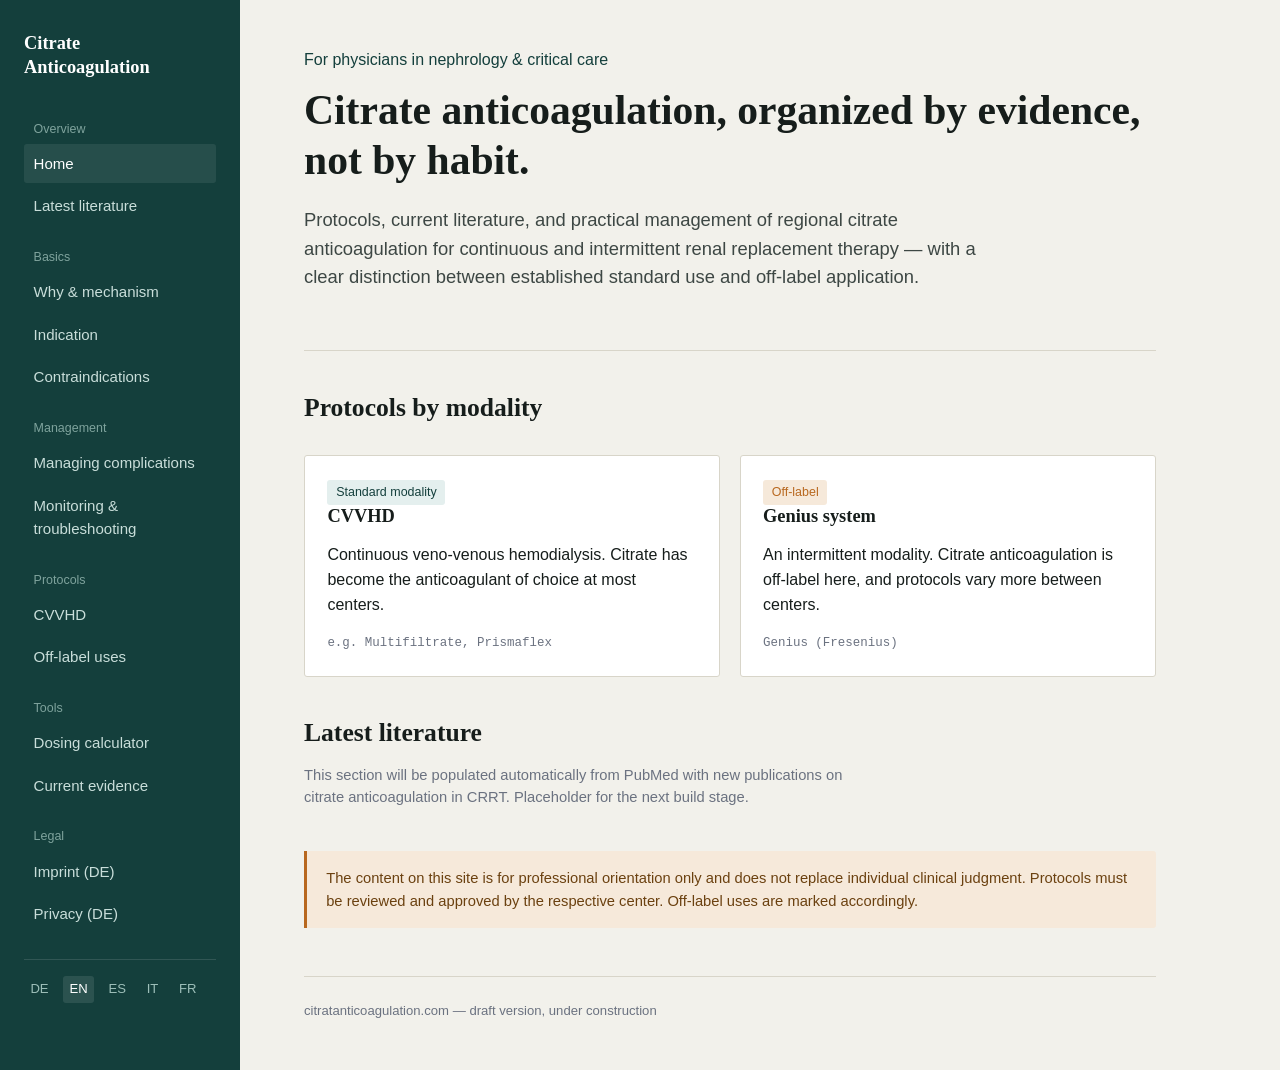
<file: index.html>
<!DOCTYPE html>
<html lang="en">
<head>
<meta charset="UTF-8">
<meta name="viewport" content="width=device-width, initial-scale=1.0">
<title>Citrate Anticoagulation in Renal Replacement Therapy</title>
<meta name="description" content="Citrate anticoagulation for CRRT: protocols, current evidence, and practical complication management for nephrology and critical care.">
<link rel="alternate" hreflang="de" href="https://citrateanticoagulation.com/index.html">
<link rel="alternate" hreflang="en" href="https://citrateanticoagulation.com/en/index.html">
<link rel="alternate" hreflang="es" href="https://citrateanticoagulation.com/es/index.html">
<link rel="alternate" hreflang="it" href="https://citrateanticoagulation.com/it/index.html">
<link rel="alternate" hreflang="fr" href="https://citrateanticoagulation.com/fr/index.html">
<link rel="alternate" hreflang="x-default" href="https://citrateanticoagulation.com/en/index.html">
<link rel="canonical" href="https://citrateanticoagulation.com/en/index.html">
<link rel="stylesheet" href="/styles.css">
</head>
<body>
<div class="mobile-topbar">
  <a href="/en/index.html" class="brand-mobile">Citrate Anticoagulation</a>
  <button class="menu-toggle" onclick="toggleSidebar()" aria-label="Menu">&#9776;</button>
</div>
<div class="sidebar-backdrop"></div>
<div class="layout">

  <aside class="sidebar">
    <a href="/en/index.html" class="brand">Citrate<br>Anticoagulation</a>
    <div class="nav-group-label">Overview</div>
    <nav>
      <a href="/en/index.html" class="active">Home</a>
      <a href="/en/index.html#literature">Latest literature</a>
    </nav>
    <div class="nav-group-label">Basics</div>
    <nav>
      <a href="#">Why & mechanism</a>
      <a href="#">Indication</a>
      <a href="#">Contraindications</a>
    </nav>
    <div class="nav-group-label">Management</div>
    <nav>
      <a href="#">Managing complications</a>
      <a href="#">Monitoring & troubleshooting</a>
    </nav>
    <div class="nav-group-label">Protocols</div>
    <nav>
      <a href="/en/protokoll-cvvhd.html">CVVHD</a>
      <a href="#">Off-label uses</a>
    </nav>
    <div class="nav-group-label">Tools</div>
    <nav>
      <a href="/en/rechner.html">Dosing calculator</a>
      <a href="#">Current evidence</a>
    </nav>
    <div class="nav-group-label">Legal</div>
    <nav>
      <a href="/impressum.html">Imprint (DE)</a>
      <a href="/datenschutz.html">Privacy (DE)</a>
    </nav>
    <div class="lang-switch">
      <a href="/index.html">DE</a>
      <a href="/en/index.html" class="active">EN</a>
      <a href="/es/index.html">ES</a>
      <a href="/it/index.html">IT</a>
    <a href="/fr/index.html">FR</a>
    </div>
  </aside>

  <main>
    <section class="hero">
      <div class="kicker">For physicians in nephrology &amp; critical care</div>
      <h1>Citrate anticoagulation, organized by evidence, not by habit.</h1>
      <p class="lede">Protocols, current literature, and practical management of regional citrate anticoagulation for continuous and intermittent renal replacement therapy — with a clear distinction between established standard use and off-label application.</p>
    </section>

    <section class="block">
      <h2>Protocols by modality</h2>
      <div class="card-grid">

        <div class="protocol-card">
          <a href="/en/protokoll-cvvhd.html" class="card-link">
            <span class="badge badge-standard">Standard modality</span>
            <h3>CVVHD</h3>
            <p>Continuous veno-venous hemodialysis. Citrate has become the anticoagulant of choice at most centers.</p>
            <span class="device-tag">e.g. Multifiltrate, Prismaflex</span>
          </a>
        </div>

        <div class="protocol-card">
          <a href="#" class="card-link">
            <span class="badge badge-offlabel">Off-label</span>
            <h3>Genius system</h3>
            <p>An intermittent modality. Citrate anticoagulation is off-label here, and protocols vary more between centers.</p>
            <span class="device-tag">Genius (Fresenius)</span>
          </a>
        </div>

      </div>
    </section>

    <section class="block" id="literature">
      <h2>Latest literature</h2>
      <p style="color: var(--color-grey); font-size: 0.92rem;">This section will be populated automatically from PubMed with new publications on citrate anticoagulation in CRRT. Placeholder for the next build stage.</p>
    </section>

    <div class="disclaimer">
      The content on this site is for professional orientation only and does not replace individual clinical judgment. Protocols must be reviewed and approved by the respective center. Off-label uses are marked accordingly.
    </div>

    <footer class="page-footer">
      citratanticoagulation.com — draft version, under construction
    </footer>
  </main>

</div>
<script src="/nav.js"></script>
</body>
</html>
</file>
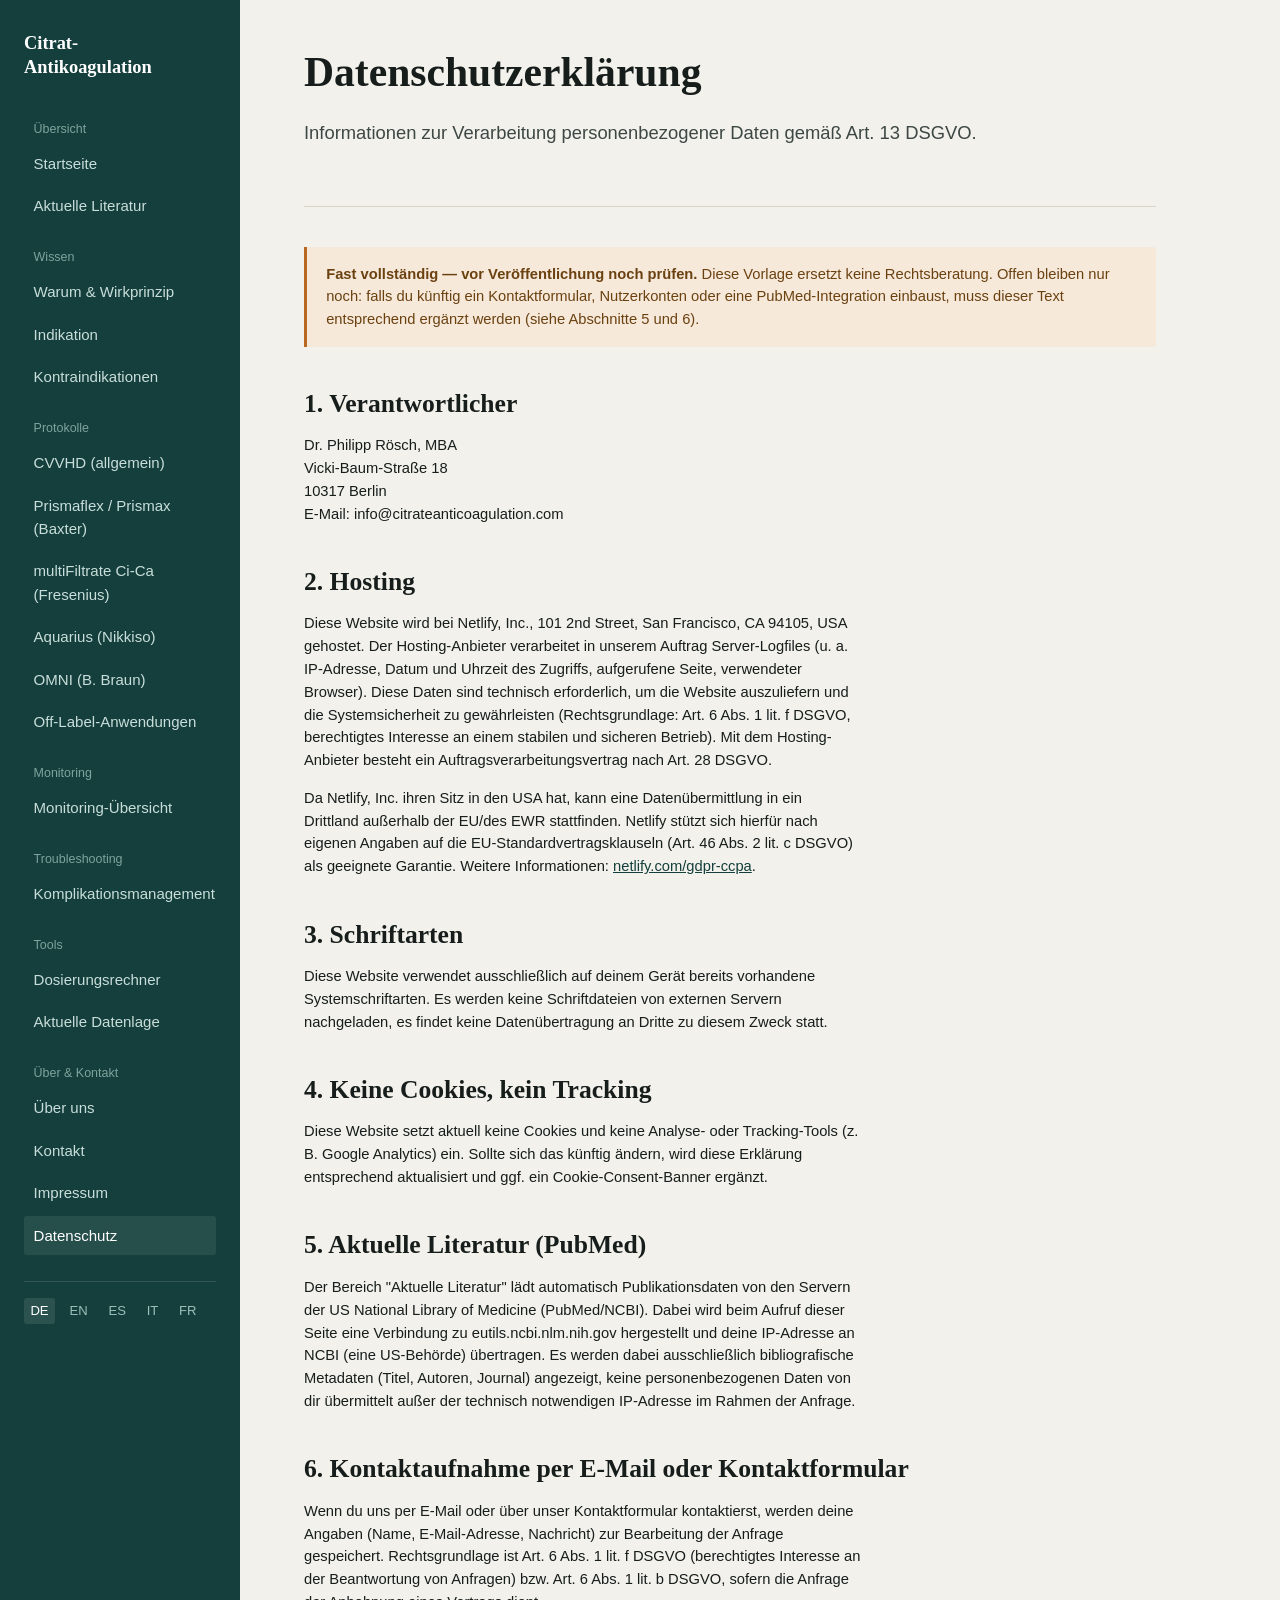
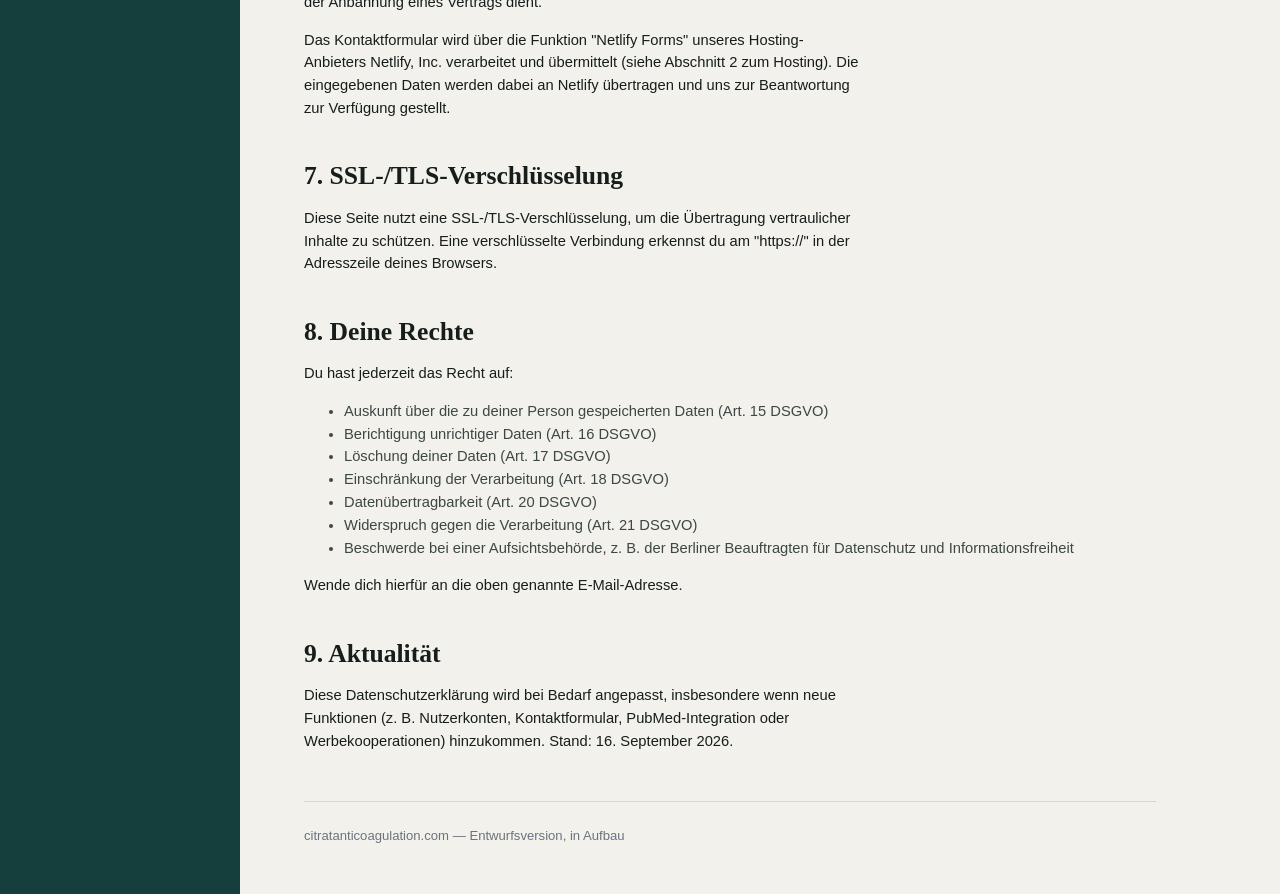
<file: datenschutz.html>
<!DOCTYPE html>
<html lang="de">
<head>
<meta charset="UTF-8">
<meta name="viewport" content="width=device-width, initial-scale=1.0">
<title>Datenschutzerklärung — Citrat-Antikoagulation</title>
<meta name="description" content="Datenschutzerklärung von citrateanticoagulation.com gemäß DSGVO.">
<link rel="canonical" href="https://citrateanticoagulation.com/datenschutz.html">
<link rel="stylesheet" href="/styles.css">
</head>
<body>
<div class="mobile-topbar">
  <a href="/index.html" class="brand-mobile">Citrat-Antikoagulation</a>
  <button class="menu-toggle" onclick="toggleSidebar()" aria-label="Menu">&#9776;</button>
</div>
<div class="sidebar-backdrop"></div>
<div class="layout">

  <aside class="sidebar">
    <a href="/index.html" class="brand">Citrat-<br>Antikoagulation</a>
    <div class="nav-group-label">Übersicht</div>
    <nav>
      <a href="/index.html">Startseite</a>
      <a href="/index.html#literatur">Aktuelle Literatur</a>
    </nav>
    <div class="nav-group-label">Wissen</div>
    <nav>
      <a href="/grundlagen.html">Warum & Wirkprinzip</a>
      <a href="/indikation.html">Indikation</a>
      <a href="/kontraindikationen.html">Kontraindikationen</a>
    </nav>
    <div class="nav-group-label">Protokolle</div>
    <nav>
      <a href="/protokoll-cvvhd.html">CVVHD (allgemein)</a>
      <a href="/protokoll-prismaflex.html">Prismaflex / Prismax (Baxter)</a>
      <a href="/protokoll-multifiltrate.html">multiFiltrate Ci-Ca (Fresenius)</a>
      <a href="/protokoll-aquarius.html">Aquarius (Nikkiso)</a>
      <a href="/protokoll-omni.html">OMNI (B. Braun)</a>
      <a href="#">Off-Label-Anwendungen</a>
    </nav>
    <div class="nav-group-label">Monitoring</div>
    <nav>
      <a href="#">Monitoring-Übersicht</a>
    </nav>
    <div class="nav-group-label">Troubleshooting</div>
    <nav>
      <a href="/komplikationsmanagement.html">Komplikationsmanagement</a>
    </nav>
    <div class="nav-group-label">Tools</div>
    <nav>
      <a href="/rechner.html">Dosierungsrechner</a>
      <a href="#">Aktuelle Datenlage</a>
    </nav>
    <div class="nav-group-label">Über & Kontakt</div>
    <nav>
      <a href="/ueber-uns.html">Über uns</a>
      <a href="/kontakt.html">Kontakt</a>
      <a href="/impressum.html">Impressum</a>
      <a href="/datenschutz.html" class="active">Datenschutz</a>
    </nav>
    <div class="lang-switch">
      <a href="/datenschutz.html" class="active">DE</a>
      <a href="/en/index.html">EN</a>
      <a href="/es/index.html">ES</a>
      <a href="/it/index.html">IT</a>
    <a href="/fr/index.html">FR</a>
    </div>
  </aside>

  <main>
    <section class="hero">
      <h1>Datenschutzerklärung</h1>
      <p class="lede">Informationen zur Verarbeitung personenbezogener Daten gemäß Art. 13 DSGVO.</p>
    </section>

    <div class="disclaimer">
      <strong>Fast vollständig — vor Veröffentlichung noch prüfen.</strong> Diese Vorlage ersetzt keine Rechtsberatung. Offen bleiben nur noch: falls du künftig ein Kontaktformular, Nutzerkonten oder eine PubMed-Integration einbaust, muss dieser Text entsprechend ergänzt werden (siehe Abschnitte 5 und 6).
    </div>

    <section class="block">
      <h2>1. Verantwortlicher</h2>
      <p style="font-size: 0.92rem;">
        Dr. Philipp Rösch, MBA<br>
        Vicki-Baum-Straße 18<br>
        10317 Berlin<br>
        E-Mail: info@citrateanticoagulation.com
      </p>
    </section>

    <section class="block">
      <h2>2. Hosting</h2>
      <p style="font-size: 0.92rem;">
        Diese Website wird bei Netlify, Inc., 101 2nd Street, San Francisco, CA 94105, USA gehostet. Der Hosting-Anbieter verarbeitet in unserem Auftrag Server-Logfiles (u. a. IP-Adresse, Datum und Uhrzeit des Zugriffs, aufgerufene Seite, verwendeter Browser). Diese Daten sind technisch erforderlich, um die Website auszuliefern und die Systemsicherheit zu gewährleisten (Rechtsgrundlage: Art. 6 Abs. 1 lit. f DSGVO, berechtigtes Interesse an einem stabilen und sicheren Betrieb). Mit dem Hosting-Anbieter besteht ein Auftragsverarbeitungsvertrag nach Art. 28 DSGVO.
      </p>
      <p style="font-size: 0.92rem;">
        Da Netlify, Inc. ihren Sitz in den USA hat, kann eine Datenübermittlung in ein Drittland außerhalb der EU/des EWR stattfinden. Netlify stützt sich hierfür nach eigenen Angaben auf die EU-Standardvertragsklauseln (Art. 46 Abs. 2 lit. c DSGVO) als geeignete Garantie. Weitere Informationen: <a href="https://www.netlify.com/gdpr-ccpa/" target="_blank" rel="noopener">netlify.com/gdpr-ccpa</a>.
      </p>
    </section>

    <section class="block">
      <h2>3. Schriftarten</h2>
      <p style="font-size: 0.92rem;">
        Diese Website verwendet ausschließlich auf deinem Gerät bereits vorhandene Systemschriftarten. Es werden keine Schriftdateien von externen Servern nachgeladen, es findet keine Datenübertragung an Dritte zu diesem Zweck statt.
      </p>
    </section>

    <section class="block">
      <h2>4. Keine Cookies, kein Tracking</h2>
      <p style="font-size: 0.92rem;">
        Diese Website setzt aktuell keine Cookies und keine Analyse- oder Tracking-Tools (z. B. Google Analytics) ein. Sollte sich das künftig ändern, wird diese Erklärung entsprechend aktualisiert und ggf. ein Cookie-Consent-Banner ergänzt.
      </p>
    </section>

    <section class="block">
      <h2>5. Aktuelle Literatur (PubMed)</h2>
      <p style="font-size: 0.92rem;">
        Der Bereich "Aktuelle Literatur" lädt automatisch Publikationsdaten von den Servern der US National Library of Medicine (PubMed/NCBI). Dabei wird beim Aufruf dieser Seite eine Verbindung zu eutils.ncbi.nlm.nih.gov hergestellt und deine IP-Adresse an NCBI (eine US-Behörde) übertragen. Es werden dabei ausschließlich bibliografische Metadaten (Titel, Autoren, Journal) angezeigt, keine personenbezogenen Daten von dir übermittelt außer der technisch notwendigen IP-Adresse im Rahmen der Anfrage.
      </p>
    </section>

    <section class="block">
      <h2>6. Kontaktaufnahme per E-Mail oder Kontaktformular</h2>
      <p style="font-size: 0.92rem;">
        Wenn du uns per E-Mail oder über unser Kontaktformular kontaktierst, werden deine Angaben (Name, E-Mail-Adresse, Nachricht) zur Bearbeitung der Anfrage gespeichert. Rechtsgrundlage ist Art. 6 Abs. 1 lit. f DSGVO (berechtigtes Interesse an der Beantwortung von Anfragen) bzw. Art. 6 Abs. 1 lit. b DSGVO, sofern die Anfrage der Anbahnung eines Vertrags dient.
      </p>
      <p style="font-size: 0.92rem;">
        Das Kontaktformular wird über die Funktion "Netlify Forms" unseres Hosting-Anbieters Netlify, Inc. verarbeitet und übermittelt (siehe Abschnitt 2 zum Hosting). Die eingegebenen Daten werden dabei an Netlify übertragen und uns zur Beantwortung zur Verfügung gestellt.
      </p>
    </section>

    <section class="block">
      <h2>7. SSL-/TLS-Verschlüsselung</h2>
      <p style="font-size: 0.92rem;">
        Diese Seite nutzt eine SSL-/TLS-Verschlüsselung, um die Übertragung vertraulicher Inhalte zu schützen. Eine verschlüsselte Verbindung erkennst du am "https://" in der Adresszeile deines Browsers.
      </p>
    </section>

    <section class="block">
      <h2>8. Deine Rechte</h2>
      <p style="font-size: 0.92rem;">Du hast jederzeit das Recht auf:</p>
      <ul style="font-size: 0.92rem; color: var(--color-ink-soft);">
        <li>Auskunft über die zu deiner Person gespeicherten Daten (Art. 15 DSGVO)</li>
        <li>Berichtigung unrichtiger Daten (Art. 16 DSGVO)</li>
        <li>Löschung deiner Daten (Art. 17 DSGVO)</li>
        <li>Einschränkung der Verarbeitung (Art. 18 DSGVO)</li>
        <li>Datenübertragbarkeit (Art. 20 DSGVO)</li>
        <li>Widerspruch gegen die Verarbeitung (Art. 21 DSGVO)</li>
        <li>Beschwerde bei einer Aufsichtsbehörde, z. B. der Berliner Beauftragten für Datenschutz und Informationsfreiheit</li>
      </ul>
      <p style="font-size: 0.92rem;">Wende dich hierfür an die oben genannte E-Mail-Adresse.</p>
    </section>

    <section class="block">
      <h2>9. Aktualität</h2>
      <p style="font-size: 0.92rem;">
        Diese Datenschutzerklärung wird bei Bedarf angepasst, insbesondere wenn neue Funktionen (z. B. Nutzerkonten, Kontaktformular, PubMed-Integration oder Werbekooperationen) hinzukommen. Stand: 16. September 2026.
      </p>
    </section>

    <footer class="page-footer">
      citratanticoagulation.com — Entwurfsversion, in Aufbau
    </footer>
  </main>

</div>
<script src="/nav.js"></script>
</body>
</html>
</file>
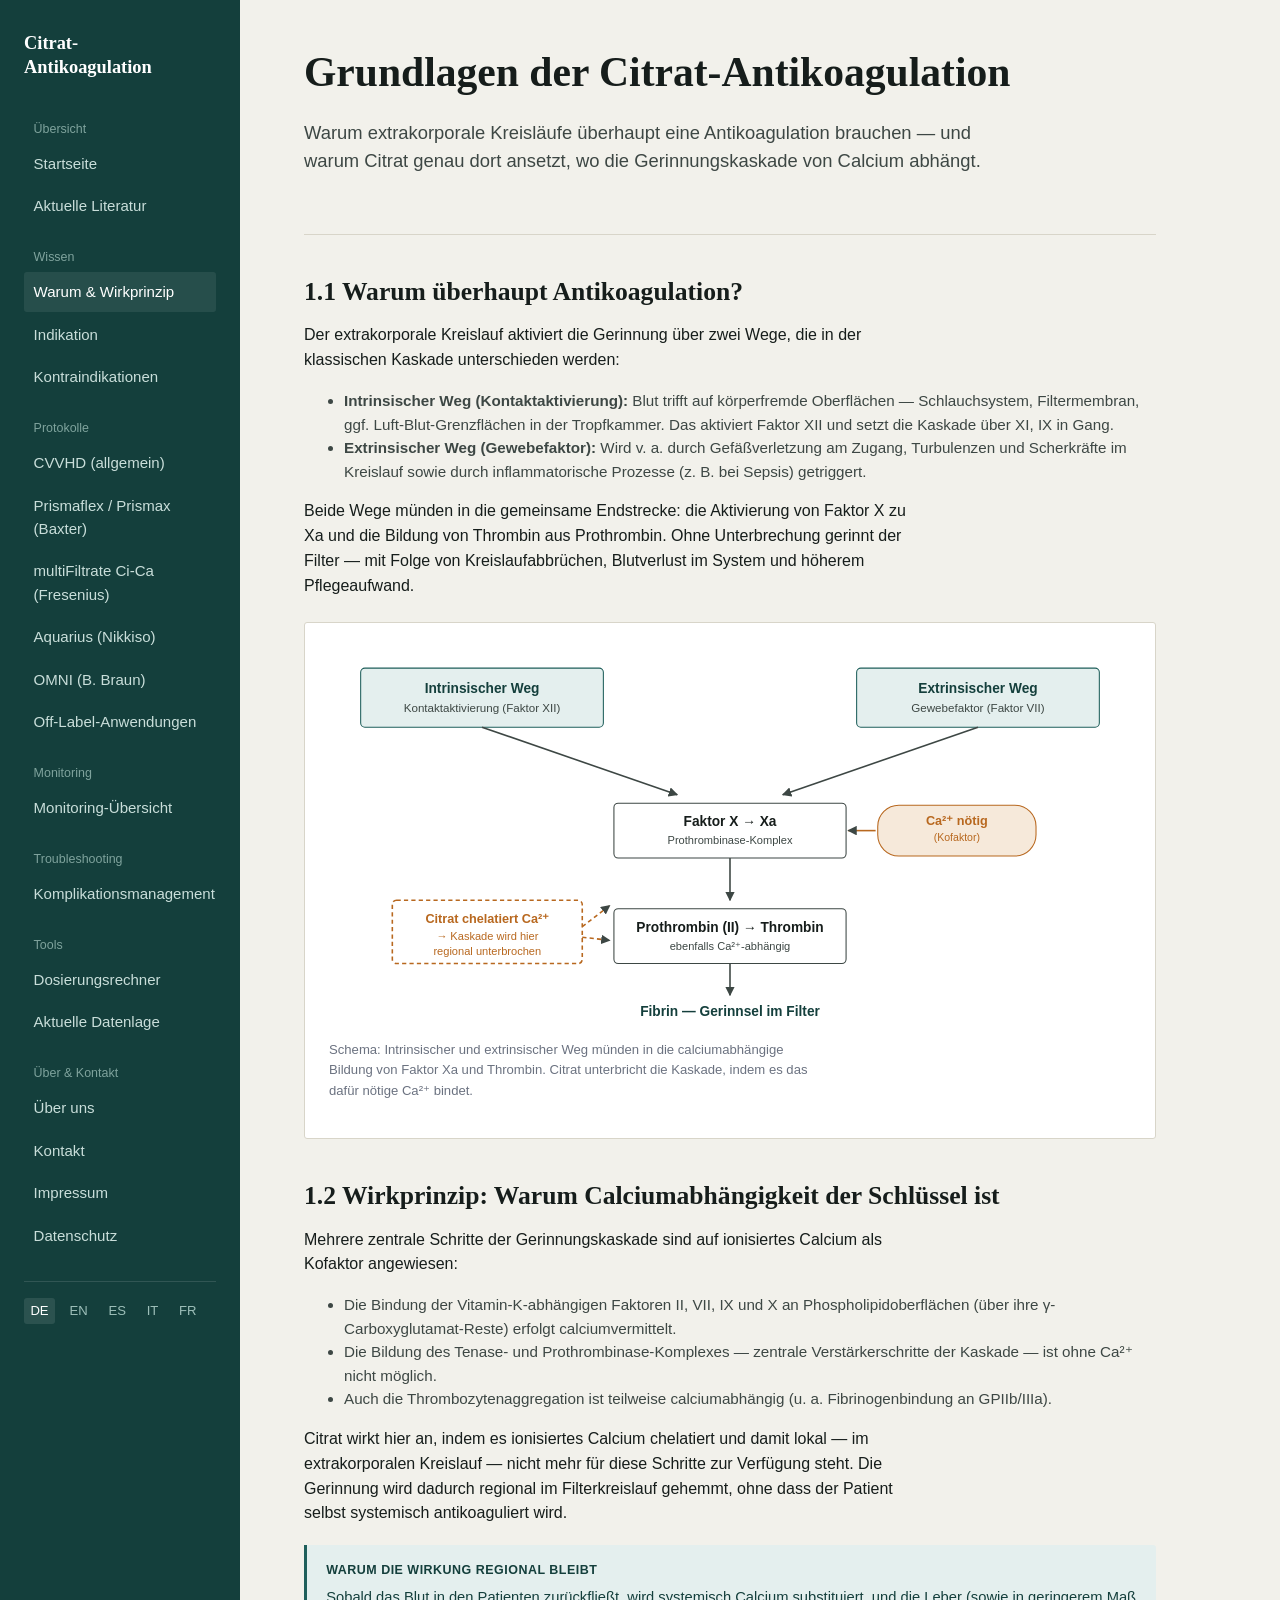
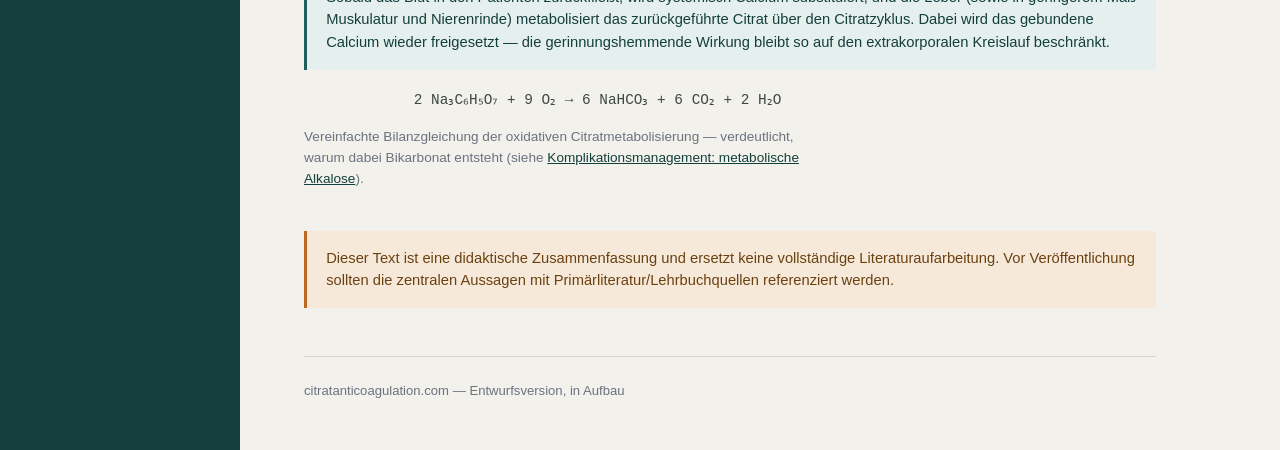
<file: grundlagen.html>
<!DOCTYPE html>
<html lang="de">
<head>
<meta charset="UTF-8">
<meta name="viewport" content="width=device-width, initial-scale=1.0">
<title>Grundlagen — Citrat-Antikoagulation</title>
<meta name="description" content="Warum extrakorporale Kreisläufe eine Antikoagulation brauchen und wie Citrat über die Calciumabhängigkeit der Gerinnungskaskade wirkt.">
<link rel="canonical" href="https://citrateanticoagulation.com/grundlagen.html">
<link rel="stylesheet" href="/styles.css">
</head>
<body>
<div class="mobile-topbar">
  <a href="/index.html" class="brand-mobile">Citrat-Antikoagulation</a>
  <button class="menu-toggle" onclick="toggleSidebar()" aria-label="Menu">&#9776;</button>
</div>
<div class="sidebar-backdrop"></div>
<div class="layout">

  <aside class="sidebar">
    <a href="/index.html" class="brand">Citrat-<br>Antikoagulation</a>
    <div class="nav-group-label">Übersicht</div>
    <nav>
      <a href="/index.html">Startseite</a>
      <a href="/index.html#literatur">Aktuelle Literatur</a>
    </nav>
    <div class="nav-group-label">Wissen</div>
    <nav>
      <a href="/grundlagen.html" class="active">Warum & Wirkprinzip</a>
      <a href="/indikation.html">Indikation</a>
      <a href="/kontraindikationen.html">Kontraindikationen</a>
    </nav>
    <div class="nav-group-label">Protokolle</div>
    <nav>
      <a href="/protokoll-cvvhd.html">CVVHD (allgemein)</a>
      <a href="/protokoll-prismaflex.html">Prismaflex / Prismax (Baxter)</a>
      <a href="/protokoll-multifiltrate.html">multiFiltrate Ci-Ca (Fresenius)</a>
      <a href="/protokoll-aquarius.html">Aquarius (Nikkiso)</a>
      <a href="/protokoll-omni.html">OMNI (B. Braun)</a>
      <a href="#">Off-Label-Anwendungen</a>
    </nav>
    <div class="nav-group-label">Monitoring</div>
    <nav>
      <a href="#">Monitoring-Übersicht</a>
    </nav>
    <div class="nav-group-label">Troubleshooting</div>
    <nav>
      <a href="/komplikationsmanagement.html">Komplikationsmanagement</a>
    </nav>
    <div class="nav-group-label">Tools</div>
    <nav>
      <a href="/rechner.html">Dosierungsrechner</a>
      <a href="#">Aktuelle Datenlage</a>
    </nav>
    <div class="nav-group-label">Über & Kontakt</div>
    <nav>
      <a href="/ueber-uns.html">Über uns</a>
      <a href="/kontakt.html">Kontakt</a>
      <a href="/impressum.html">Impressum</a>
      <a href="/datenschutz.html">Datenschutz</a>
    </nav>
    <div class="lang-switch">
      <a href="/grundlagen.html" class="active">DE</a>
      <a href="/en/index.html">EN</a>
      <a href="/es/index.html">ES</a>
      <a href="/it/index.html">IT</a>
    <a href="/fr/index.html">FR</a>
    </div>
  </aside>

  <main>
    <section class="hero">
      <h1>Grundlagen der Citrat-Antikoagulation</h1>
      <p class="lede">Warum extrakorporale Kreisläufe überhaupt eine Antikoagulation brauchen — und warum Citrat genau dort ansetzt, wo die Gerinnungskaskade von Calcium abhängt.</p>
    </section>

    <section class="block">
      <h2>1.1 Warum überhaupt Antikoagulation?</h2>
      <p>Der extrakorporale Kreislauf aktiviert die Gerinnung über zwei Wege, die in der klassischen Kaskade unterschieden werden:</p>
      <ul style="font-size: 0.95rem; color: var(--color-ink-soft);">
        <li><strong>Intrinsischer Weg (Kontaktaktivierung):</strong> Blut trifft auf körperfremde Oberflächen — Schlauchsystem, Filtermembran, ggf. Luft-Blut-Grenzflächen in der Tropfkammer. Das aktiviert Faktor XII und setzt die Kaskade über XI, IX in Gang.</li>
        <li><strong>Extrinsischer Weg (Gewebefaktor):</strong> Wird v. a. durch Gefäßverletzung am Zugang, Turbulenzen und Scherkräfte im Kreislauf sowie durch inflammatorische Prozesse (z. B. bei Sepsis) getriggert.</li>
      </ul>
      <p>Beide Wege münden in die gemeinsame Endstrecke: die Aktivierung von Faktor X zu Xa und die Bildung von Thrombin aus Prothrombin. Ohne Unterbrechung gerinnt der Filter — mit Folge von Kreislaufabbrüchen, Blutverlust im System und höherem Pflegeaufwand.</p>

      <div class="diagram-wrap">
        <svg viewBox="0 0 760 360" xmlns="http://www.w3.org/2000/svg" role="img" aria-label="Schema der Gerinnungskaskade mit Calcium-abhängigen Schritten">
          <defs>
            <marker id="arrow" viewBox="0 0 10 10" refX="9" refY="5" markerWidth="6" markerHeight="6" orient="auto-start-reverse">
              <path d="M0,0 L10,5 L0,10 z" fill="var(--color-ink-soft)"/>
            </marker>
          </defs>

          <!-- Start boxes -->
          <rect x="30" y="20" width="230" height="56" rx="4" fill="var(--color-teal-tint)" stroke="var(--color-teal)"/>
          <text x="145" y="44" text-anchor="middle" font-size="13" font-weight="600" fill="var(--color-teal-dark)">Intrinsischer Weg</text>
          <text x="145" y="62" text-anchor="middle" font-size="11" fill="var(--color-ink-soft)">Kontaktaktivierung (Faktor XII)</text>

          <rect x="500" y="20" width="230" height="56" rx="4" fill="var(--color-teal-tint)" stroke="var(--color-teal)"/>
          <text x="615" y="44" text-anchor="middle" font-size="13" font-weight="600" fill="var(--color-teal-dark)">Extrinsischer Weg</text>
          <text x="615" y="62" text-anchor="middle" font-size="11" fill="var(--color-ink-soft)">Gewebefaktor (Faktor VII)</text>

          <!-- Arrows down to Xa -->
          <line x1="145" y1="76" x2="330" y2="140" stroke="var(--color-ink-soft)" stroke-width="1.5" marker-end="url(#arrow)"/>
          <line x1="615" y1="76" x2="430" y2="140" stroke="var(--color-ink-soft)" stroke-width="1.5" marker-end="url(#arrow)"/>

          <!-- Factor Xa box -->
          <rect x="270" y="148" width="220" height="52" rx="4" fill="var(--color-surface)" stroke="var(--color-ink-soft)"/>
          <text x="380" y="170" text-anchor="middle" font-size="13" font-weight="600" fill="var(--color-ink)">Faktor X → Xa</text>
          <text x="380" y="187" text-anchor="middle" font-size="10.5" fill="var(--color-ink-soft)">Prothrombinase-Komplex</text>

          <!-- Ca2+ badge -->
          <rect x="520" y="150" width="150" height="48" rx="20" fill="var(--color-amber-tint)" stroke="var(--color-amber)"/>
          <text x="595" y="169" text-anchor="middle" font-size="12" font-weight="700" fill="var(--color-amber)">Ca²⁺ nötig</text>
          <text x="595" y="184" text-anchor="middle" font-size="10" fill="var(--color-amber)">(Kofaktor)</text>
          <line x1="518" y1="174" x2="492" y2="174" stroke="var(--color-amber)" stroke-width="1.5" marker-end="url(#arrow)"/>

          <!-- Arrow down to thrombin -->
          <line x1="380" y1="200" x2="380" y2="240" stroke="var(--color-ink-soft)" stroke-width="1.5" marker-end="url(#arrow)"/>

          <!-- Thrombin box -->
          <rect x="270" y="248" width="220" height="52" rx="4" fill="var(--color-surface)" stroke="var(--color-ink-soft)"/>
          <text x="380" y="270" text-anchor="middle" font-size="13" font-weight="600" fill="var(--color-ink)">Prothrombin (II) → Thrombin</text>
          <text x="380" y="287" text-anchor="middle" font-size="10.5" fill="var(--color-ink-soft)">ebenfalls Ca²⁺-abhängig</text>

          <!-- Arrow to fibrin -->
          <line x1="380" y1="300" x2="380" y2="330" stroke="var(--color-ink-soft)" stroke-width="1.5" marker-end="url(#arrow)"/>
          <text x="380" y="350" text-anchor="middle" font-size="13" font-weight="700" fill="var(--color-teal-dark)">Fibrin — Gerinnsel im Filter</text>

          <!-- Citrate intervention -->
          <rect x="60" y="240" width="180" height="60" rx="4" fill="none" stroke="var(--color-amber)" stroke-width="1.5" stroke-dasharray="4 3"/>
          <text x="150" y="262" text-anchor="middle" font-size="12" font-weight="600" fill="var(--color-amber)">Citrat chelatiert Ca²⁺</text>
          <text x="150" y="278" text-anchor="middle" font-size="10.5" fill="var(--color-amber)">→ Kaskade wird hier</text>
          <text x="150" y="292" text-anchor="middle" font-size="10.5" fill="var(--color-amber)">regional unterbrochen</text>
          <line x1="240" y1="265" x2="266" y2="245" stroke="var(--color-amber)" stroke-width="1.5" stroke-dasharray="4 3" marker-end="url(#arrow)"/>
          <line x1="240" y1="275" x2="266" y2="278" stroke="var(--color-amber)" stroke-width="1.5" stroke-dasharray="4 3" marker-end="url(#arrow)"/>
        </svg>
        <p class="diagram-caption">Schema: Intrinsischer und extrinsischer Weg münden in die calciumabhängige Bildung von Faktor Xa und Thrombin. Citrat unterbricht die Kaskade, indem es das dafür nötige Ca²⁺ bindet.</p>
      </div>
    </section>

    <section class="block">
      <h2>1.2 Wirkprinzip: Warum Calciumabhängigkeit der Schlüssel ist</h2>
      <p>Mehrere zentrale Schritte der Gerinnungskaskade sind auf ionisiertes Calcium als Kofaktor angewiesen:</p>
      <ul style="font-size: 0.95rem; color: var(--color-ink-soft);">
        <li>Die Bindung der Vitamin-K-abhängigen Faktoren II, VII, IX und X an Phospholipidoberflächen (über ihre γ-Carboxyglutamat-Reste) erfolgt calciumvermittelt.</li>
        <li>Die Bildung des Tenase- und Prothrombinase-Komplexes — zentrale Verstärkerschritte der Kaskade — ist ohne Ca²⁺ nicht möglich.</li>
        <li>Auch die Thrombozytenaggregation ist teilweise calciumabhängig (u. a. Fibrinogenbindung an GPIIb/IIIa).</li>
      </ul>
      <p>Citrat wirkt hier an, indem es ionisiertes Calcium chelatiert und damit lokal — im extrakorporalen Kreislauf — nicht mehr für diese Schritte zur Verfügung steht. Die Gerinnung wird dadurch regional im Filterkreislauf gehemmt, ohne dass der Patient selbst systemisch antikoaguliert wird.</p>
      <div class="info-box">
        <strong class="label">Warum die Wirkung regional bleibt</strong>
        Sobald das Blut in den Patienten zurückfließt, wird systemisch Calcium substituiert, und die Leber (sowie in geringerem Maß Muskulatur und Nierenrinde) metabolisiert das zurückgeführte Citrat über den Citratzyklus. Dabei wird das gebundene Calcium wieder freigesetzt — die gerinnungshemmende Wirkung bleibt so auf den extrakorporalen Kreislauf beschränkt.
      </div>
      <p style="font-size: 0.9rem; color: var(--color-ink-soft); text-align: center; font-family: var(--font-mono);">2 Na₃C₆H₅O₇ + 9 O₂ → 6 NaHCO₃ + 6 CO₂ + 2 H₂O</p>
      <p style="font-size: 0.85rem; color: var(--color-grey);">Vereinfachte Bilanzgleichung der oxidativen Citratmetabolisierung — verdeutlicht, warum dabei Bikarbonat entsteht (siehe <a href="/komplikationsmanagement.html">Komplikationsmanagement: metabolische Alkalose</a>).</p>
    </section>

    <div class="disclaimer">
      Dieser Text ist eine didaktische Zusammenfassung und ersetzt keine vollständige Literaturaufarbeitung. Vor Veröffentlichung sollten die zentralen Aussagen mit Primärliteratur/Lehrbuchquellen referenziert werden.
    </div>

    <footer class="page-footer">
      citratanticoagulation.com — Entwurfsversion, in Aufbau
    </footer>
  </main>

</div>
<script src="/nav.js"></script>
</body>
</html>
</file>
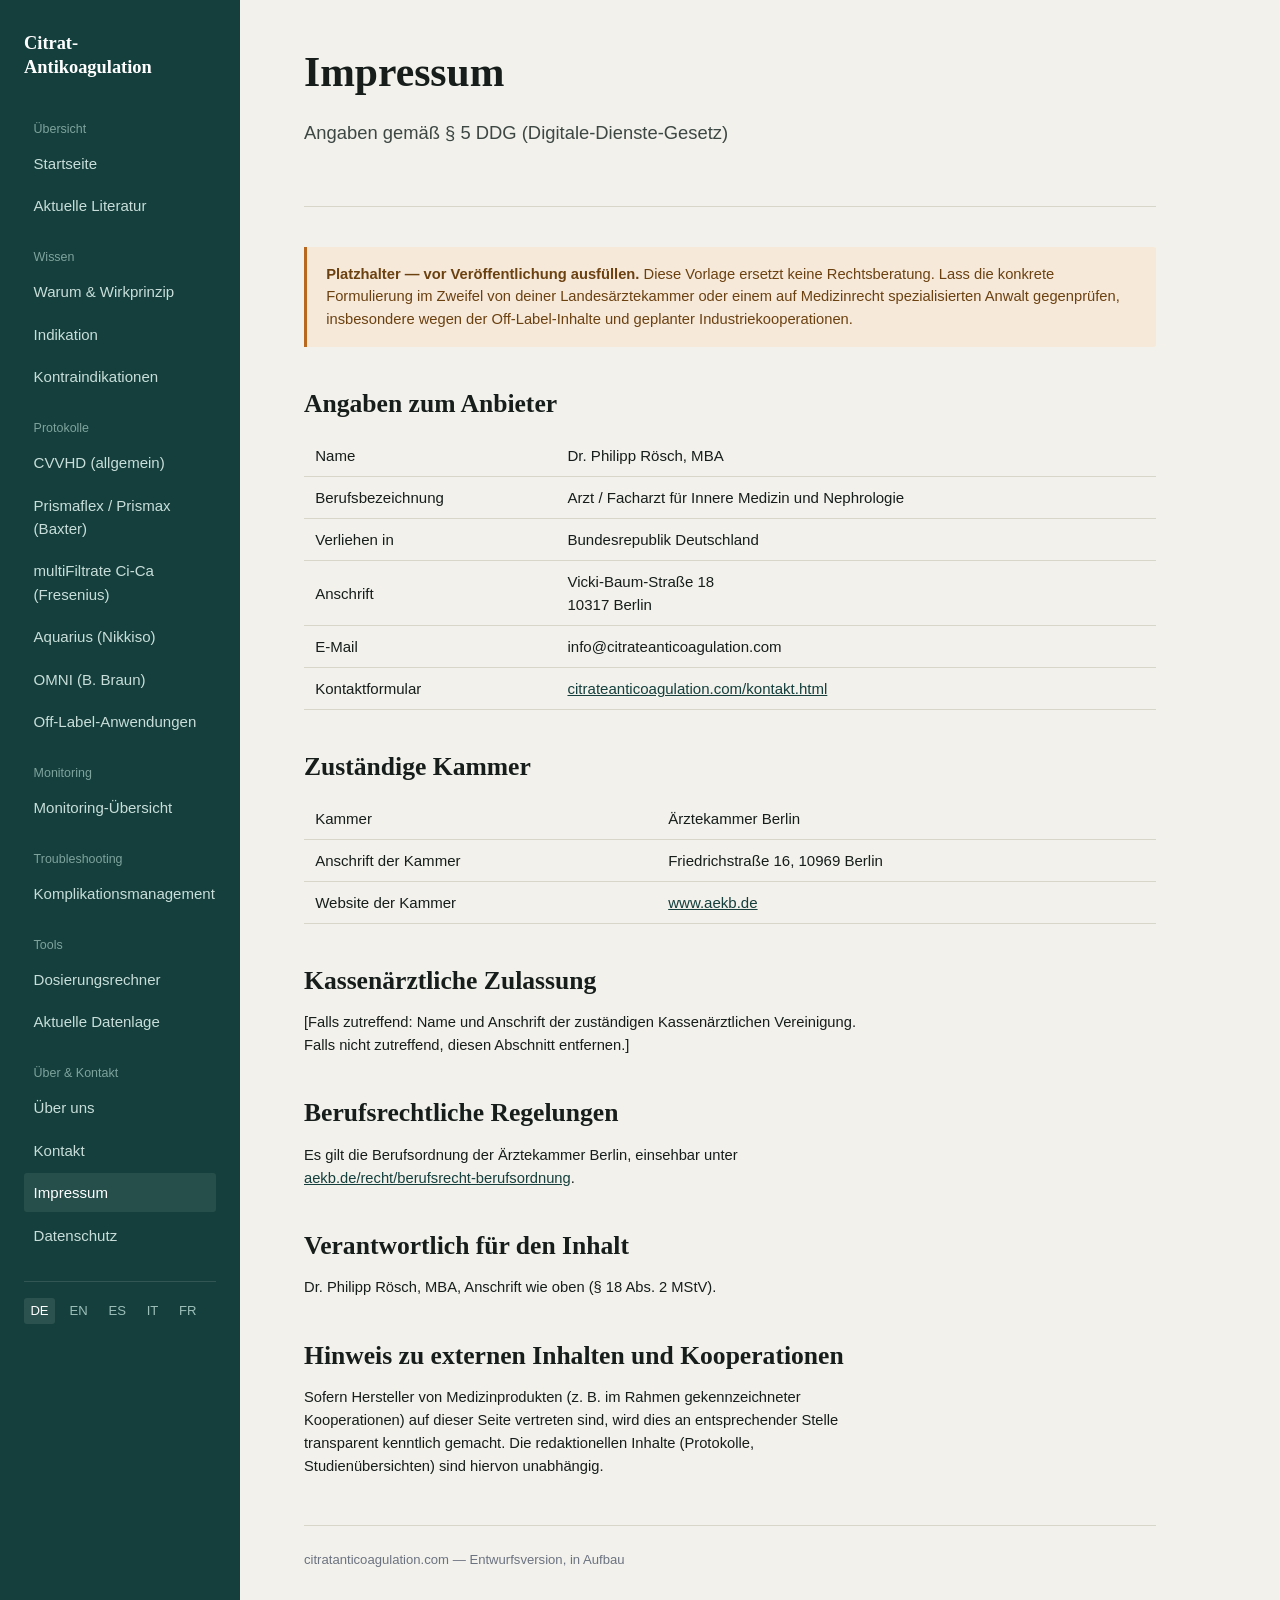
<file: impressum.html>
<!DOCTYPE html>
<html lang="de">
<head>
<meta charset="UTF-8">
<meta name="viewport" content="width=device-width, initial-scale=1.0">
<title>Impressum — Citrat-Antikoagulation</title>
<meta name="description" content="Impressum von citrateanticoagulation.com.">
<link rel="canonical" href="https://citrateanticoagulation.com/impressum.html">
<link rel="stylesheet" href="/styles.css">
</head>
<body>
<div class="mobile-topbar">
  <a href="/index.html" class="brand-mobile">Citrat-Antikoagulation</a>
  <button class="menu-toggle" onclick="toggleSidebar()" aria-label="Menu">&#9776;</button>
</div>
<div class="sidebar-backdrop"></div>
<div class="layout">

  <aside class="sidebar">
    <a href="/index.html" class="brand">Citrat-<br>Antikoagulation</a>
    <div class="nav-group-label">Übersicht</div>
    <nav>
      <a href="/index.html">Startseite</a>
      <a href="/index.html#literatur">Aktuelle Literatur</a>
    </nav>
    <div class="nav-group-label">Wissen</div>
    <nav>
      <a href="/grundlagen.html">Warum & Wirkprinzip</a>
      <a href="/indikation.html">Indikation</a>
      <a href="/kontraindikationen.html">Kontraindikationen</a>
    </nav>
    <div class="nav-group-label">Protokolle</div>
    <nav>
      <a href="/protokoll-cvvhd.html">CVVHD (allgemein)</a>
      <a href="/protokoll-prismaflex.html">Prismaflex / Prismax (Baxter)</a>
      <a href="/protokoll-multifiltrate.html">multiFiltrate Ci-Ca (Fresenius)</a>
      <a href="/protokoll-aquarius.html">Aquarius (Nikkiso)</a>
      <a href="/protokoll-omni.html">OMNI (B. Braun)</a>
      <a href="#">Off-Label-Anwendungen</a>
    </nav>
    <div class="nav-group-label">Monitoring</div>
    <nav>
      <a href="#">Monitoring-Übersicht</a>
    </nav>
    <div class="nav-group-label">Troubleshooting</div>
    <nav>
      <a href="/komplikationsmanagement.html">Komplikationsmanagement</a>
    </nav>
    <div class="nav-group-label">Tools</div>
    <nav>
      <a href="/rechner.html">Dosierungsrechner</a>
      <a href="#">Aktuelle Datenlage</a>
    </nav>
    <div class="nav-group-label">Über & Kontakt</div>
    <nav>
      <a href="/ueber-uns.html">Über uns</a>
      <a href="/kontakt.html">Kontakt</a>
      <a href="/impressum.html" class="active">Impressum</a>
      <a href="/datenschutz.html">Datenschutz</a>
    </nav>
    <div class="lang-switch">
      <a href="/impressum.html" class="active">DE</a>
      <a href="/en/index.html">EN</a>
      <a href="/es/index.html">ES</a>
      <a href="/it/index.html">IT</a>
    <a href="/fr/index.html">FR</a>
    </div>
  </aside>

  <main>
    <section class="hero">
      <h1>Impressum</h1>
      <p class="lede">Angaben gemäß § 5 DDG (Digitale-Dienste-Gesetz)</p>
    </section>

    <div class="disclaimer">
      <strong>Platzhalter — vor Veröffentlichung ausfüllen.</strong> Diese Vorlage ersetzt keine Rechtsberatung. Lass die konkrete Formulierung im Zweifel von deiner Landesärztekammer oder einem auf Medizinrecht spezialisierten Anwalt gegenprüfen, insbesondere wegen der Off-Label-Inhalte und geplanter Industriekooperationen.
    </div>

    <section class="block">
      <h2>Angaben zum Anbieter</h2>
      <table class="protocol-table">
        <tbody>
          <tr><td>Name</td><td>Dr. Philipp Rösch, MBA</td></tr>
          <tr><td>Berufsbezeichnung</td><td>Arzt / Facharzt für Innere Medizin und Nephrologie</td></tr>
          <tr><td>Verliehen in</td><td>Bundesrepublik Deutschland</td></tr>
          <tr><td>Anschrift</td><td>Vicki-Baum-Straße 18<br>10317 Berlin</td></tr>
          <tr><td>E-Mail</td><td>info@citrateanticoagulation.com</td></tr>
          <tr><td>Kontaktformular</td><td><a href="/kontakt.html">citrateanticoagulation.com/kontakt.html</a></td></tr>
        </tbody>
      </table>
    </section>

    <section class="block">
      <h2>Zuständige Kammer</h2>
      <table class="protocol-table">
        <tbody>
          <tr><td>Kammer</td><td>Ärztekammer Berlin</td></tr>
          <tr><td>Anschrift der Kammer</td><td>Friedrichstraße 16, 10969 Berlin</td></tr>
          <tr><td>Website der Kammer</td><td><a href="https://www.aekb.de" target="_blank" rel="noopener">www.aekb.de</a></td></tr>
        </tbody>
      </table>
    </section>

    <section class="block">
      <h2>Kassenärztliche Zulassung</h2>
      <p style="font-size: 0.92rem;">[Falls zutreffend: Name und Anschrift der zuständigen Kassenärztlichen Vereinigung. Falls nicht zutreffend, diesen Abschnitt entfernen.]</p>
    </section>

    <section class="block">
      <h2>Berufsrechtliche Regelungen</h2>
      <p style="font-size: 0.92rem;">Es gilt die Berufsordnung der Ärztekammer Berlin, einsehbar unter <a href="https://www.aekb.de/recht/berufsrecht-berufsordnung" target="_blank" rel="noopener">aekb.de/recht/berufsrecht-berufsordnung</a>.</p>
    </section>

    <section class="block">
      <h2>Verantwortlich für den Inhalt</h2>
      <p style="font-size: 0.92rem;">Dr. Philipp Rösch, MBA, Anschrift wie oben (§ 18 Abs. 2 MStV).</p>
    </section>

    <section class="block">
      <h2>Hinweis zu externen Inhalten und Kooperationen</h2>
      <p style="font-size: 0.92rem;">Sofern Hersteller von Medizinprodukten (z. B. im Rahmen gekennzeichneter Kooperationen) auf dieser Seite vertreten sind, wird dies an entsprechender Stelle transparent kenntlich gemacht. Die redaktionellen Inhalte (Protokolle, Studienübersichten) sind hiervon unabhängig.</p>
    </section>

    <footer class="page-footer">
      citratanticoagulation.com — Entwurfsversion, in Aufbau
    </footer>
  </main>

</div>
<script src="/nav.js"></script>
</body>
</html>
</file>
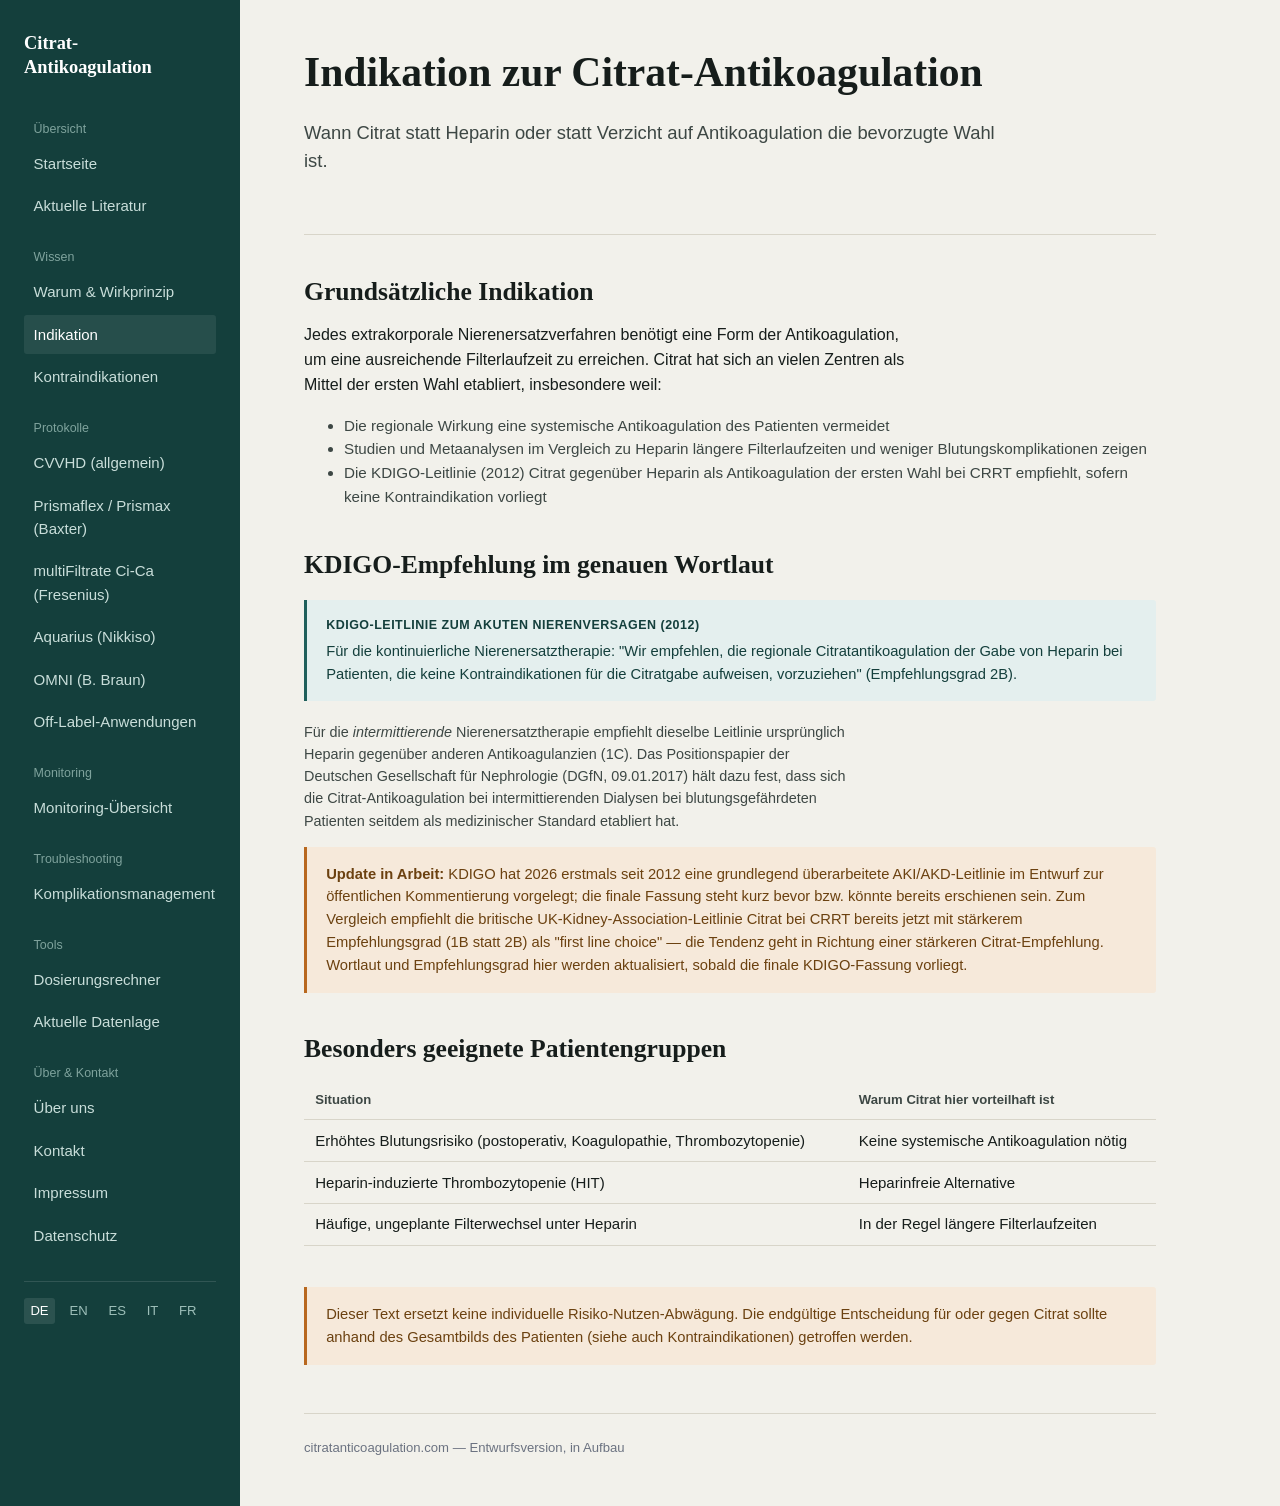
<file: indikation.html>
<!DOCTYPE html>
<html lang="de">
<head>
<meta charset="UTF-8">
<meta name="viewport" content="width=device-width, initial-scale=1.0">
<title>Indikation — Citrat-Antikoagulation</title>
<meta name="description" content="Wann Citrat statt Heparin die bevorzugte Antikoagulation bei Nierenersatzverfahren ist, inkl. KDIGO-Bezug.">
<link rel="canonical" href="https://citrateanticoagulation.com/indikation.html">
<link rel="stylesheet" href="/styles.css">
</head>
<body>
<div class="mobile-topbar">
  <a href="/index.html" class="brand-mobile">Citrat-Antikoagulation</a>
  <button class="menu-toggle" onclick="toggleSidebar()" aria-label="Menu">&#9776;</button>
</div>
<div class="sidebar-backdrop"></div>
<div class="layout">

  <aside class="sidebar">
    <a href="/index.html" class="brand">Citrat-<br>Antikoagulation</a>
    <div class="nav-group-label">Übersicht</div>
    <nav>
      <a href="/index.html">Startseite</a>
      <a href="/index.html#literatur">Aktuelle Literatur</a>
    </nav>
    <div class="nav-group-label">Wissen</div>
    <nav>
      <a href="/grundlagen.html">Warum & Wirkprinzip</a>
      <a href="/indikation.html" class="active">Indikation</a>
      <a href="/kontraindikationen.html">Kontraindikationen</a>
    </nav>
    <div class="nav-group-label">Protokolle</div>
    <nav>
      <a href="/protokoll-cvvhd.html">CVVHD (allgemein)</a>
      <a href="/protokoll-prismaflex.html">Prismaflex / Prismax (Baxter)</a>
      <a href="/protokoll-multifiltrate.html">multiFiltrate Ci-Ca (Fresenius)</a>
      <a href="/protokoll-aquarius.html">Aquarius (Nikkiso)</a>
      <a href="/protokoll-omni.html">OMNI (B. Braun)</a>
      <a href="#">Off-Label-Anwendungen</a>
    </nav>
    <div class="nav-group-label">Monitoring</div>
    <nav>
      <a href="#">Monitoring-Übersicht</a>
    </nav>
    <div class="nav-group-label">Troubleshooting</div>
    <nav>
      <a href="/komplikationsmanagement.html">Komplikationsmanagement</a>
    </nav>
    <div class="nav-group-label">Tools</div>
    <nav>
      <a href="/rechner.html">Dosierungsrechner</a>
      <a href="#">Aktuelle Datenlage</a>
    </nav>
    <div class="nav-group-label">Über & Kontakt</div>
    <nav>
      <a href="/ueber-uns.html">Über uns</a>
      <a href="/kontakt.html">Kontakt</a>
      <a href="/impressum.html">Impressum</a>
      <a href="/datenschutz.html">Datenschutz</a>
    </nav>
    <div class="lang-switch">
      <a href="/indikation.html" class="active">DE</a>
      <a href="/en/index.html">EN</a>
      <a href="/es/index.html">ES</a>
      <a href="/it/index.html">IT</a>
    <a href="/fr/index.html">FR</a>
    </div>
  </aside>

  <main>
    <section class="hero">
      <h1>Indikation zur Citrat-Antikoagulation</h1>
      <p class="lede">Wann Citrat statt Heparin oder statt Verzicht auf Antikoagulation die bevorzugte Wahl ist.</p>
    </section>

    <section class="block">
      <h2>Grundsätzliche Indikation</h2>
      <p>Jedes extrakorporale Nierenersatzverfahren benötigt eine Form der Antikoagulation, um eine ausreichende Filterlaufzeit zu erreichen. Citrat hat sich an vielen Zentren als Mittel der ersten Wahl etabliert, insbesondere weil:</p>
      <ul style="font-size: 0.95rem; color: var(--color-ink-soft);">
        <li>Die regionale Wirkung eine systemische Antikoagulation des Patienten vermeidet</li>
        <li>Studien und Metaanalysen im Vergleich zu Heparin längere Filterlaufzeiten und weniger Blutungskomplikationen zeigen</li>
        <li>Die KDIGO-Leitlinie (2012) Citrat gegenüber Heparin als Antikoagulation der ersten Wahl bei CRRT empfiehlt, sofern keine Kontraindikation vorliegt</li>
      </ul>
    </section>

    <section class="block">
      <h2>KDIGO-Empfehlung im genauen Wortlaut</h2>
      <div class="info-box">
        <strong class="label">KDIGO-Leitlinie zum akuten Nierenversagen (2012)</strong>
        Für die kontinuierliche Nierenersatztherapie: "Wir empfehlen, die regionale Citratantikoagulation der Gabe von Heparin bei Patienten, die keine Kontraindikationen für die Citratgabe aufweisen, vorzuziehen" (Empfehlungsgrad 2B).
      </div>
      <p style="font-size: 0.9rem; color: var(--color-ink-soft);">Für die <em>intermittierende</em> Nierenersatztherapie empfiehlt dieselbe Leitlinie ursprünglich Heparin gegenüber anderen Antikoagulanzien (1C). Das Positionspapier der Deutschen Gesellschaft für Nephrologie (DGfN, 09.01.2017) hält dazu fest, dass sich die Citrat-Antikoagulation bei intermittierenden Dialysen bei blutungsgefährdeten Patienten seitdem als medizinischer Standard etabliert hat.</p>

      <div class="disclaimer">
        <strong>Update in Arbeit:</strong> KDIGO hat 2026 erstmals seit 2012 eine grundlegend überarbeitete AKI/AKD-Leitlinie im Entwurf zur öffentlichen Kommentierung vorgelegt; die finale Fassung steht kurz bevor bzw. könnte bereits erschienen sein. Zum Vergleich empfiehlt die britische UK-Kidney-Association-Leitlinie Citrat bei CRRT bereits jetzt mit stärkerem Empfehlungsgrad (1B statt 2B) als "first line choice" — die Tendenz geht in Richtung einer stärkeren Citrat-Empfehlung. Wortlaut und Empfehlungsgrad hier werden aktualisiert, sobald die finale KDIGO-Fassung vorliegt.
      </div>
    </section>

    <section class="block">
      <h2>Besonders geeignete Patientengruppen</h2>
      <table class="protocol-table">
        <thead>
          <tr><th>Situation</th><th>Warum Citrat hier vorteilhaft ist</th></tr>
        </thead>
        <tbody>
          <tr><td>Erhöhtes Blutungsrisiko (postoperativ, Koagulopathie, Thrombozytopenie)</td><td>Keine systemische Antikoagulation nötig</td></tr>
          <tr><td>Heparin-induzierte Thrombozytopenie (HIT)</td><td>Heparinfreie Alternative</td></tr>
          <tr><td>Häufige, ungeplante Filterwechsel unter Heparin</td><td>In der Regel längere Filterlaufzeiten</td></tr>
        </tbody>
      </table>
    </section>

    <div class="disclaimer">
      Dieser Text ersetzt keine individuelle Risiko-Nutzen-Abwägung. Die endgültige Entscheidung für oder gegen Citrat sollte anhand des Gesamtbilds des Patienten (siehe auch Kontraindikationen) getroffen werden.
    </div>

    <footer class="page-footer">
      citratanticoagulation.com — Entwurfsversion, in Aufbau
    </footer>
  </main>

</div>
<script src="/nav.js"></script>
</body>
</html>
</file>
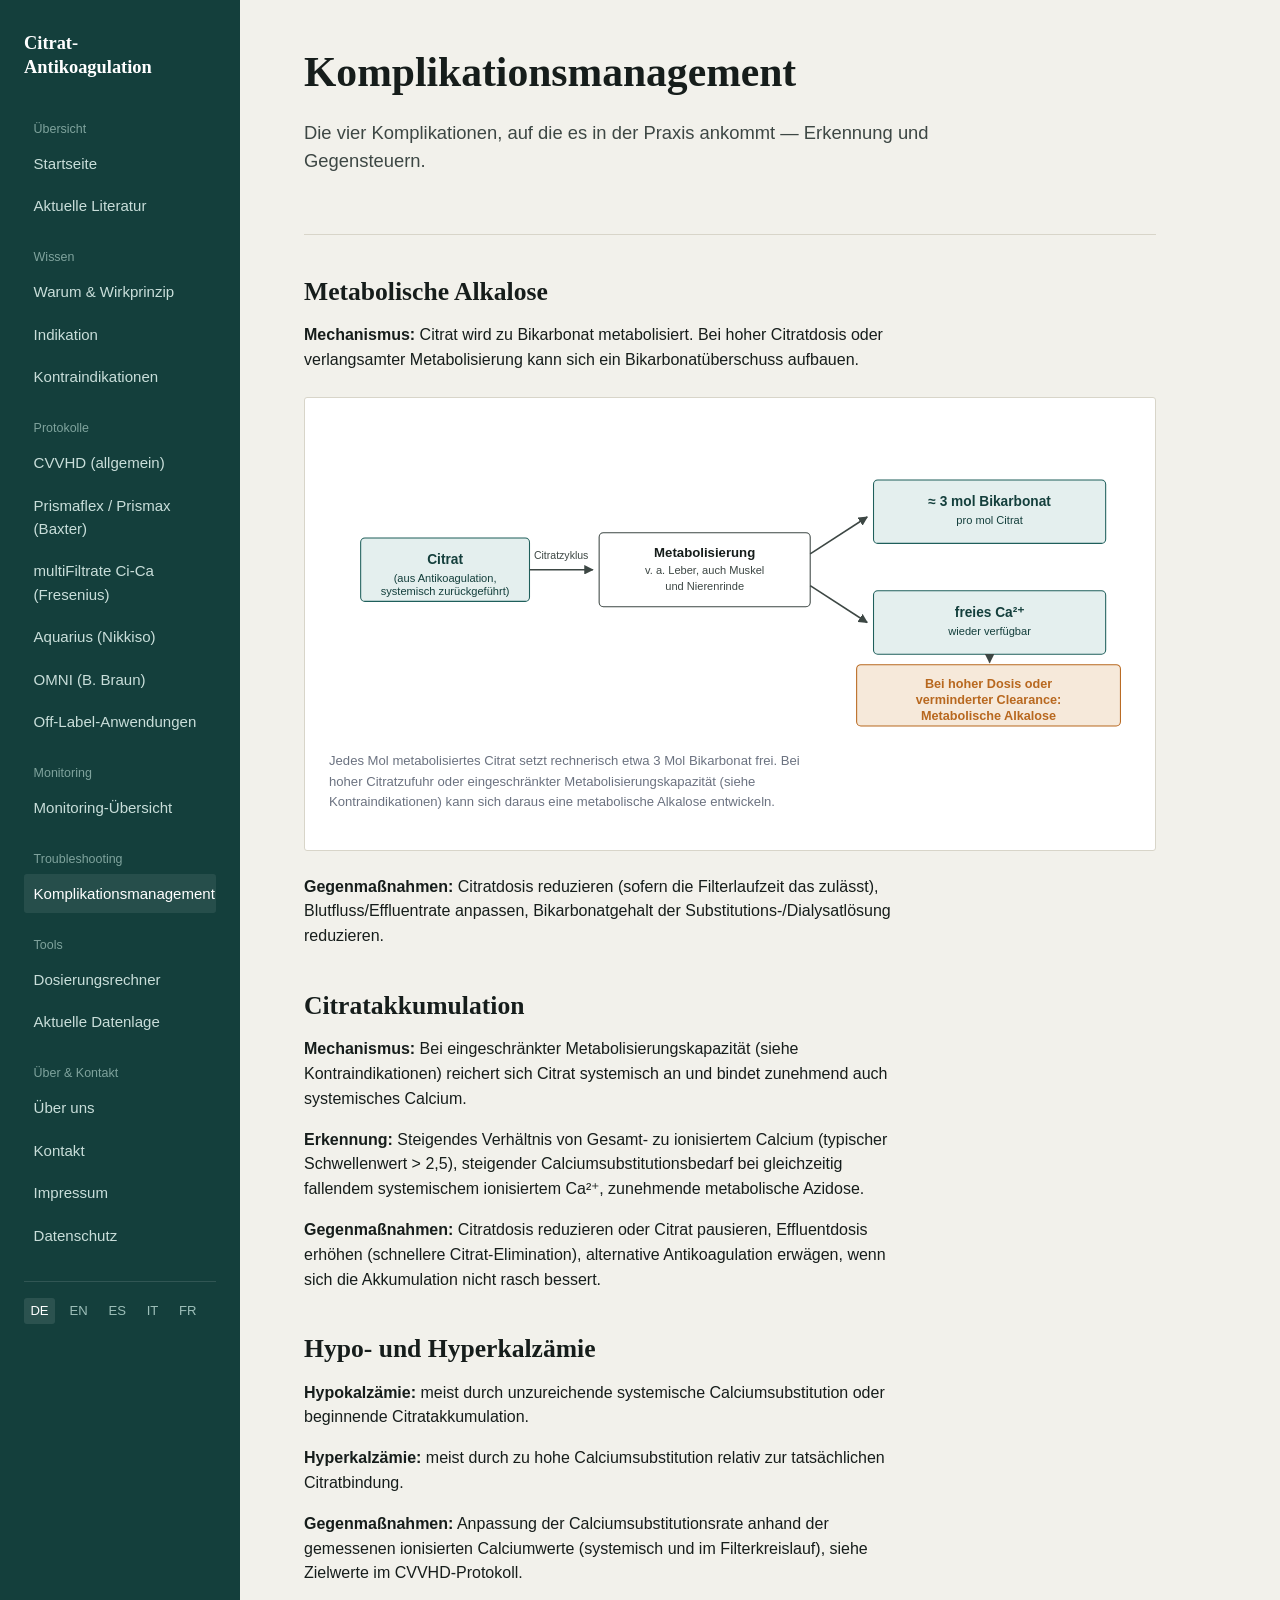
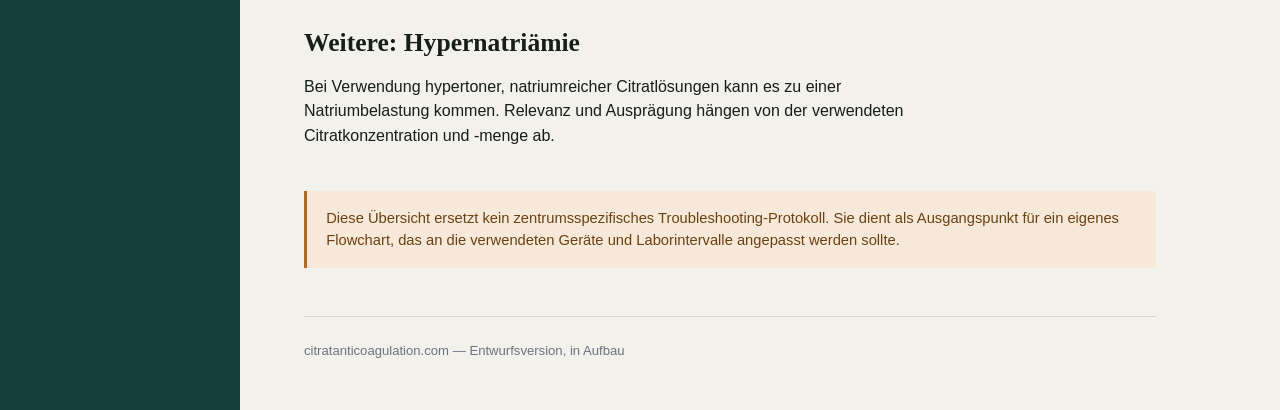
<file: komplikationsmanagement.html>
<!DOCTYPE html>
<html lang="de">
<head>
<meta charset="UTF-8">
<meta name="viewport" content="width=device-width, initial-scale=1.0">
<title>Komplikationsmanagement — Citrat-Antikoagulation</title>
<meta name="description" content="Management der häufigsten Komplikationen der Citrat-Antikoagulation: metabolische Alkalose, Citratakkumulation, Hypo-/Hyperkalzämie.">
<link rel="canonical" href="https://citrateanticoagulation.com/komplikationsmanagement.html">
<link rel="stylesheet" href="/styles.css">
</head>
<body>
<div class="mobile-topbar">
  <a href="/index.html" class="brand-mobile">Citrat-Antikoagulation</a>
  <button class="menu-toggle" onclick="toggleSidebar()" aria-label="Menu">&#9776;</button>
</div>
<div class="sidebar-backdrop"></div>
<div class="layout">

  <aside class="sidebar">
    <a href="/index.html" class="brand">Citrat-<br>Antikoagulation</a>
    <div class="nav-group-label">Übersicht</div>
    <nav>
      <a href="/index.html">Startseite</a>
      <a href="/index.html#literatur">Aktuelle Literatur</a>
    </nav>
    <div class="nav-group-label">Wissen</div>
    <nav>
      <a href="/grundlagen.html">Warum & Wirkprinzip</a>
      <a href="/indikation.html">Indikation</a>
      <a href="/kontraindikationen.html">Kontraindikationen</a>
    </nav>
    <div class="nav-group-label">Protokolle</div>
    <nav>
      <a href="/protokoll-cvvhd.html">CVVHD (allgemein)</a>
      <a href="/protokoll-prismaflex.html">Prismaflex / Prismax (Baxter)</a>
      <a href="/protokoll-multifiltrate.html">multiFiltrate Ci-Ca (Fresenius)</a>
      <a href="/protokoll-aquarius.html">Aquarius (Nikkiso)</a>
      <a href="/protokoll-omni.html">OMNI (B. Braun)</a>
      <a href="#">Off-Label-Anwendungen</a>
    </nav>
    <div class="nav-group-label">Monitoring</div>
    <nav>
      <a href="#">Monitoring-Übersicht</a>
    </nav>
    <div class="nav-group-label">Troubleshooting</div>
    <nav>
      <a href="/komplikationsmanagement.html" class="active">Komplikationsmanagement</a>
    </nav>
    <div class="nav-group-label">Tools</div>
    <nav>
      <a href="/rechner.html">Dosierungsrechner</a>
      <a href="#">Aktuelle Datenlage</a>
    </nav>
    <div class="nav-group-label">Über & Kontakt</div>
    <nav>
      <a href="/ueber-uns.html">Über uns</a>
      <a href="/kontakt.html">Kontakt</a>
      <a href="/impressum.html">Impressum</a>
      <a href="/datenschutz.html">Datenschutz</a>
    </nav>
    <div class="lang-switch">
      <a href="/komplikationsmanagement.html" class="active">DE</a>
      <a href="/en/index.html">EN</a>
      <a href="/es/index.html">ES</a>
      <a href="/it/index.html">IT</a>
    <a href="/fr/index.html">FR</a>
    </div>
  </aside>

  <main>
    <section class="hero">
      <h1>Komplikationsmanagement</h1>
      <p class="lede">Die vier Komplikationen, auf die es in der Praxis ankommt — Erkennung und Gegensteuern.</p>
    </section>

    <section class="block">
      <h2>Metabolische Alkalose</h2>
      <p><strong>Mechanismus:</strong> Citrat wird zu Bikarbonat metabolisiert. Bei hoher Citratdosis oder verlangsamter Metabolisierung kann sich ein Bikarbonatüberschuss aufbauen.</p>
      <div class="diagram-wrap">
        <svg viewBox="0 0 760 300" xmlns="http://www.w3.org/2000/svg" role="img" aria-label="Schema: Citratstoffwechsel und Entstehung der metabolischen Alkalose">
          <defs>
            <marker id="arrow2" viewBox="0 0 10 10" refX="9" refY="5" markerWidth="6" markerHeight="6" orient="auto-start-reverse">
              <path d="M0,0 L10,5 L0,10 z" fill="var(--color-ink-soft)"/>
            </marker>
          </defs>

          <rect x="30" y="110" width="160" height="60" rx="4" fill="var(--color-teal-tint)" stroke="var(--color-teal)"/>
          <text x="110" y="135" text-anchor="middle" font-size="13" font-weight="600" fill="var(--color-teal-dark)">Citrat</text>
          <text x="110" y="152" text-anchor="middle" font-size="10.5" fill="var(--color-teal-dark)">(aus Antikoagulation,</text>
          <text x="110" y="164" text-anchor="middle" font-size="10.5" fill="var(--color-teal-dark)">systemisch zurückgeführt)</text>

          <line x1="190" y1="140" x2="250" y2="140" stroke="var(--color-ink-soft)" stroke-width="1.5" marker-end="url(#arrow2)"/>
          <text x="220" y="130" text-anchor="middle" font-size="10" fill="var(--color-ink-soft)">Citratzyklus</text>

          <rect x="256" y="105" width="200" height="70" rx="4" fill="var(--color-surface)" stroke="var(--color-ink-soft)"/>
          <text x="356" y="128" text-anchor="middle" font-size="12.5" font-weight="600" fill="var(--color-ink)">Metabolisierung</text>
          <text x="356" y="144" text-anchor="middle" font-size="10.5" fill="var(--color-ink-soft)">v. a. Leber, auch Muskel</text>
          <text x="356" y="159" text-anchor="middle" font-size="10.5" fill="var(--color-ink-soft)">und Nierenrinde</text>

          <line x1="456" y1="125" x2="510" y2="90" stroke="var(--color-ink-soft)" stroke-width="1.5" marker-end="url(#arrow2)"/>
          <line x1="456" y1="155" x2="510" y2="190" stroke="var(--color-ink-soft)" stroke-width="1.5" marker-end="url(#arrow2)"/>

          <rect x="516" y="55" width="220" height="60" rx="4" fill="var(--color-teal-tint)" stroke="var(--color-teal)"/>
          <text x="626" y="80" text-anchor="middle" font-size="13" font-weight="600" fill="var(--color-teal-dark)">≈ 3 mol Bikarbonat</text>
          <text x="626" y="97" text-anchor="middle" font-size="10.5" fill="var(--color-teal-dark)">pro mol Citrat</text>

          <rect x="516" y="160" width="220" height="60" rx="4" fill="var(--color-teal-tint)" stroke="var(--color-teal)"/>
          <text x="626" y="185" text-anchor="middle" font-size="13" font-weight="600" fill="var(--color-teal-dark)">freies Ca²⁺</text>
          <text x="626" y="202" text-anchor="middle" font-size="10.5" fill="var(--color-teal-dark)">wieder verfügbar</text>

          <rect x="500" y="230" width="250" height="58" rx="4" fill="var(--color-amber-tint)" stroke="var(--color-amber)"/>
          <text x="625" y="252" text-anchor="middle" font-size="12" font-weight="700" fill="var(--color-amber)">Bei hoher Dosis oder</text>
          <text x="625" y="267" text-anchor="middle" font-size="12" font-weight="700" fill="var(--color-amber)">verminderter Clearance:</text>
          <text x="625" y="282" text-anchor="middle" font-size="12" font-weight="700" fill="var(--color-amber)">Metabolische Alkalose</text>
          <line x1="626" y1="220" x2="626" y2="228" stroke="var(--color-amber)" stroke-width="1.5" stroke-dasharray="4 3" marker-end="url(#arrow2)"/>
        </svg>
        <p class="diagram-caption">Jedes Mol metabolisiertes Citrat setzt rechnerisch etwa 3 Mol Bikarbonat frei. Bei hoher Citratzufuhr oder eingeschränkter Metabolisierungskapazität (siehe Kontraindikationen) kann sich daraus eine metabolische Alkalose entwickeln.</p>
      </div>
      <p><strong>Gegenmaßnahmen:</strong> Citratdosis reduzieren (sofern die Filterlaufzeit das zulässt), Blutfluss/Effluentrate anpassen, Bikarbonatgehalt der Substitutions-/Dialysatlösung reduzieren.</p>
    </section>

    <section class="block">
      <h2>Citratakkumulation</h2>
      <p><strong>Mechanismus:</strong> Bei eingeschränkter Metabolisierungskapazität (siehe Kontraindikationen) reichert sich Citrat systemisch an und bindet zunehmend auch systemisches Calcium.</p>
      <p><strong>Erkennung:</strong> Steigendes Verhältnis von Gesamt- zu ionisiertem Calcium (typischer Schwellenwert &gt; 2,5), steigender Calciumsubstitutionsbedarf bei gleichzeitig fallendem systemischem ionisiertem Ca²⁺, zunehmende metabolische Azidose.</p>
      <p><strong>Gegenmaßnahmen:</strong> Citratdosis reduzieren oder Citrat pausieren, Effluentdosis erhöhen (schnellere Citrat-Elimination), alternative Antikoagulation erwägen, wenn sich die Akkumulation nicht rasch bessert.</p>
    </section>

    <section class="block">
      <h2>Hypo- und Hyperkalzämie</h2>
      <p><strong>Hypokalzämie:</strong> meist durch unzureichende systemische Calciumsubstitution oder beginnende Citratakkumulation.</p>
      <p><strong>Hyperkalzämie:</strong> meist durch zu hohe Calciumsubstitution relativ zur tatsächlichen Citratbindung.</p>
      <p><strong>Gegenmaßnahmen:</strong> Anpassung der Calciumsubstitutionsrate anhand der gemessenen ionisierten Calciumwerte (systemisch und im Filterkreislauf), siehe Zielwerte im CVVHD-Protokoll.</p>
    </section>

    <section class="block">
      <h2>Weitere: Hypernatriämie</h2>
      <p>Bei Verwendung hypertoner, natriumreicher Citratlösungen kann es zu einer Natriumbelastung kommen. Relevanz und Ausprägung hängen von der verwendeten Citratkonzentration und -menge ab.</p>
    </section>

    <div class="disclaimer">
      Diese Übersicht ersetzt kein zentrumsspezifisches Troubleshooting-Protokoll. Sie dient als Ausgangspunkt für ein eigenes Flowchart, das an die verwendeten Geräte und Laborintervalle angepasst werden sollte.
    </div>

    <footer class="page-footer">
      citratanticoagulation.com — Entwurfsversion, in Aufbau
    </footer>
  </main>

</div>
<script src="/nav.js"></script>
</body>
</html>
</file>
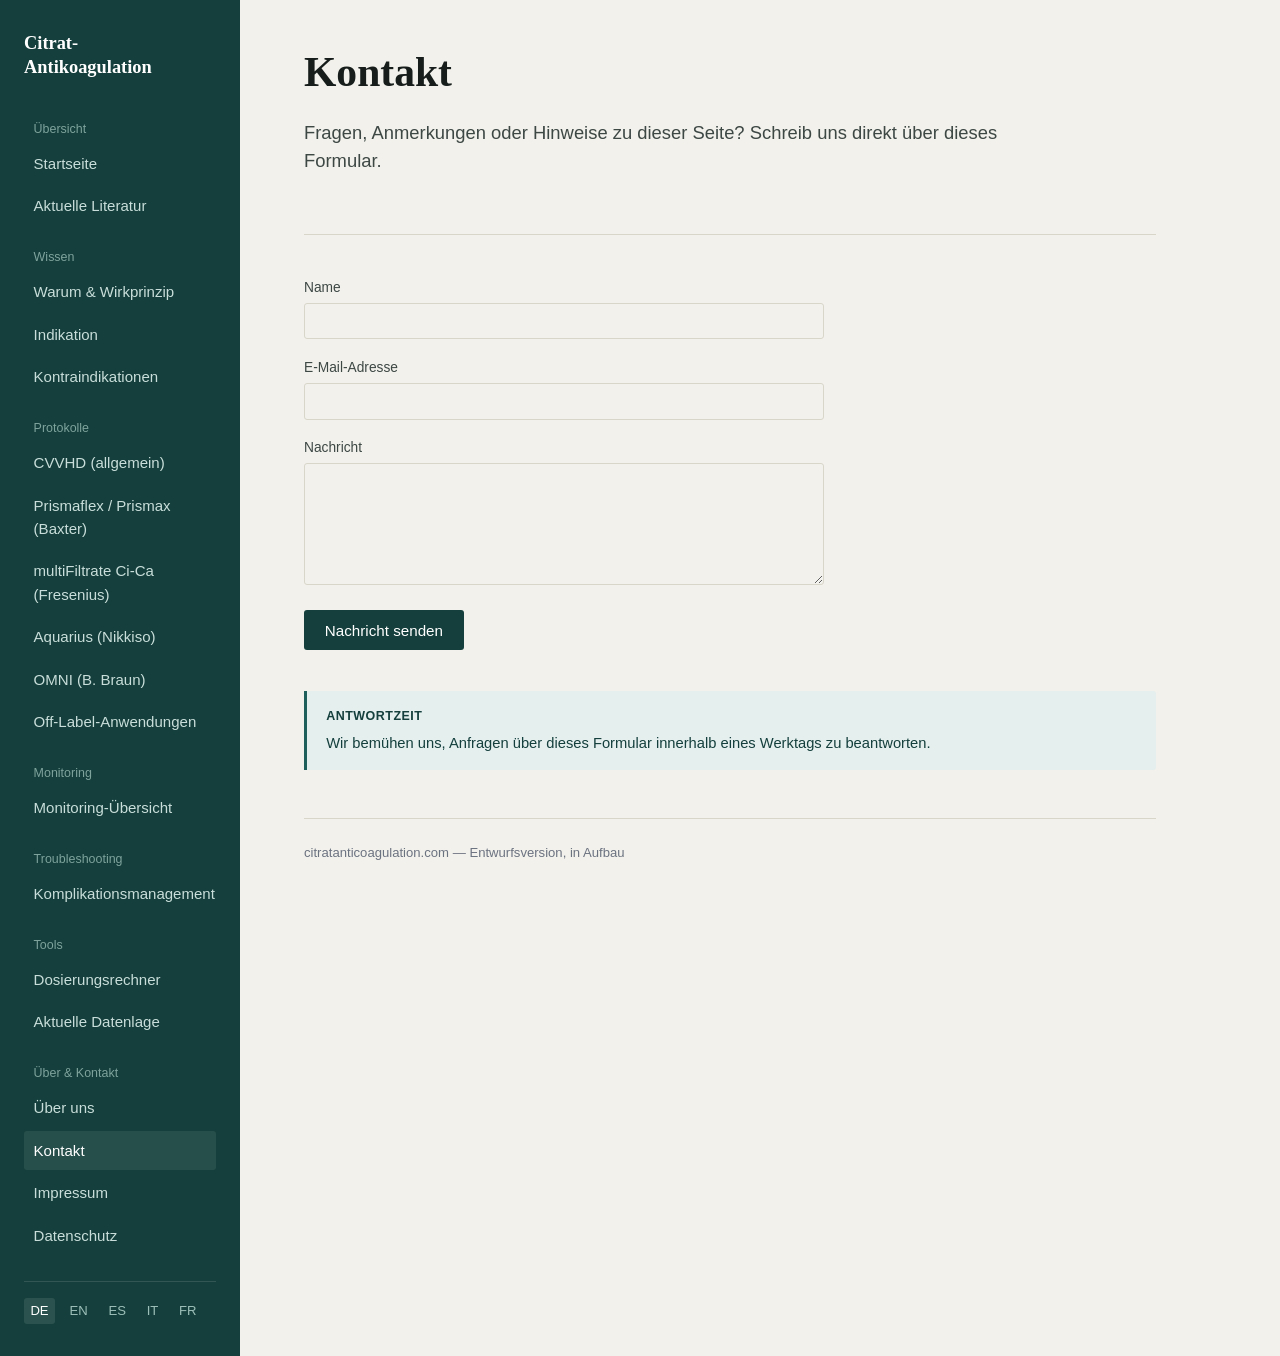
<file: kontakt.html>
<!DOCTYPE html>
<html lang="de">
<head>
<meta charset="UTF-8">
<meta name="viewport" content="width=device-width, initial-scale=1.0">
<title>Kontakt — Citrat-Antikoagulation</title>
<meta name="description" content="Kontaktformular für citrateanticoagulation.com.">
<link rel="canonical" href="https://citrateanticoagulation.com/kontakt.html">
<link rel="stylesheet" href="/styles.css">
</head>
<body>
<div class="mobile-topbar">
  <a href="/index.html" class="brand-mobile">Citrat-Antikoagulation</a>
  <button class="menu-toggle" onclick="toggleSidebar()" aria-label="Menu">&#9776;</button>
</div>
<div class="sidebar-backdrop"></div>
<div class="layout">

  <aside class="sidebar">
    <a href="/index.html" class="brand">Citrat-<br>Antikoagulation</a>
    <div class="nav-group-label">Übersicht</div>
    <nav>
      <a href="/index.html">Startseite</a>
      <a href="/index.html#literatur">Aktuelle Literatur</a>
    </nav>
    <div class="nav-group-label">Wissen</div>
    <nav>
      <a href="/grundlagen.html">Warum & Wirkprinzip</a>
      <a href="/indikation.html">Indikation</a>
      <a href="/kontraindikationen.html">Kontraindikationen</a>
    </nav>
    <div class="nav-group-label">Protokolle</div>
    <nav>
      <a href="/protokoll-cvvhd.html">CVVHD (allgemein)</a>
      <a href="/protokoll-prismaflex.html">Prismaflex / Prismax (Baxter)</a>
      <a href="/protokoll-multifiltrate.html">multiFiltrate Ci-Ca (Fresenius)</a>
      <a href="/protokoll-aquarius.html">Aquarius (Nikkiso)</a>
      <a href="/protokoll-omni.html">OMNI (B. Braun)</a>
      <a href="#">Off-Label-Anwendungen</a>
    </nav>
    <div class="nav-group-label">Monitoring</div>
    <nav>
      <a href="#">Monitoring-Übersicht</a>
    </nav>
    <div class="nav-group-label">Troubleshooting</div>
    <nav>
      <a href="/komplikationsmanagement.html">Komplikationsmanagement</a>
    </nav>
    <div class="nav-group-label">Tools</div>
    <nav>
      <a href="/rechner.html">Dosierungsrechner</a>
      <a href="#">Aktuelle Datenlage</a>
    </nav>
    <div class="nav-group-label">Über & Kontakt</div>
    <nav>
      <a href="/ueber-uns.html">Über uns</a>
      <a href="/kontakt.html" class="active">Kontakt</a>
      <a href="/impressum.html">Impressum</a>
      <a href="/datenschutz.html">Datenschutz</a>
    </nav>
    <div class="lang-switch">
      <a href="/kontakt.html" class="active">DE</a>
      <a href="#">EN</a>
      <a href="/es/index.html">ES</a>
      <a href="/it/index.html">IT</a>
      <a href="/fr/index.html">FR</a>
    </div>
  </aside>

  <main>
    <section class="hero">
      <h1>Kontakt</h1>
      <p class="lede">Fragen, Anmerkungen oder Hinweise zu dieser Seite? Schreib uns direkt über dieses Formular.</p>
    </section>

    <section class="block" style="max-width: 520px;">
      <form name="contact" method="POST" data-netlify="true" netlify-honeypot="bot-field" id="contactForm">
        <input type="hidden" name="form-name" value="contact">
        <p style="display:none;">
          <label>Nicht ausfüllen: <input name="bot-field"></label>
        </p>

        <div class="calc-field">
          <label for="name">Name</label>
          <input type="text" id="name" name="name" required>
        </div>

        <div class="calc-field">
          <label for="email">E-Mail-Adresse</label>
          <input type="email" id="email" name="email" required>
        </div>

        <div class="calc-field">
          <label for="message">Nachricht</label>
          <textarea id="message" name="message" required rows="6" style="width:100%; padding:0.55rem 0.6rem; border:1px solid var(--color-line); border-radius: var(--radius); font-family: var(--font-body); font-size:0.95rem; background: var(--color-bg);"></textarea>
        </div>

        <button type="submit" style="background: var(--color-teal-dark); color: #fff; border: none; padding: 0.7rem 1.3rem; border-radius: 3px; font-size: 0.95rem; cursor: pointer;">Nachricht senden</button>
      </form>
      <p id="formSuccess" style="display:none; color: var(--color-teal-dark); margin-top: 1rem;">Danke für deine Nachricht — wir melden uns so schnell wie möglich.</p>
    </section>

    <div class="info-box">
      <strong class="label">Antwortzeit</strong>
      Wir bemühen uns, Anfragen über dieses Formular innerhalb eines Werktags zu beantworten.
    </div>

    <footer class="page-footer">
      citratanticoagulation.com — Entwurfsversion, in Aufbau
    </footer>
  </main>

</div>

<script>
  // Verhindert einen vollen Seiten-Reload bei Netlify Forms und zeigt stattdessen
  // eine Erfolgsmeldung direkt auf der Seite an.
  document.getElementById('contactForm').addEventListener('submit', function(e) {
    e.preventDefault();
    const form = e.target;
    const data = new FormData(form);
    fetch('/kontakt.html', {
      method: 'POST',
      headers: { 'Content-Type': 'application/x-www-form-urlencoded' },
      body: new URLSearchParams(data).toString()
    }).then(() => {
      form.style.display = 'none';
      document.getElementById('formSuccess').style.display = 'block';
    }).catch(() => {
      alert('Senden fehlgeschlagen. Bitte versuch es erneut oder schreib direkt an info@citrateanticoagulation.com.');
    });
  });
</script>

<script src="/nav.js"></script>
</body>
</html>
</file>
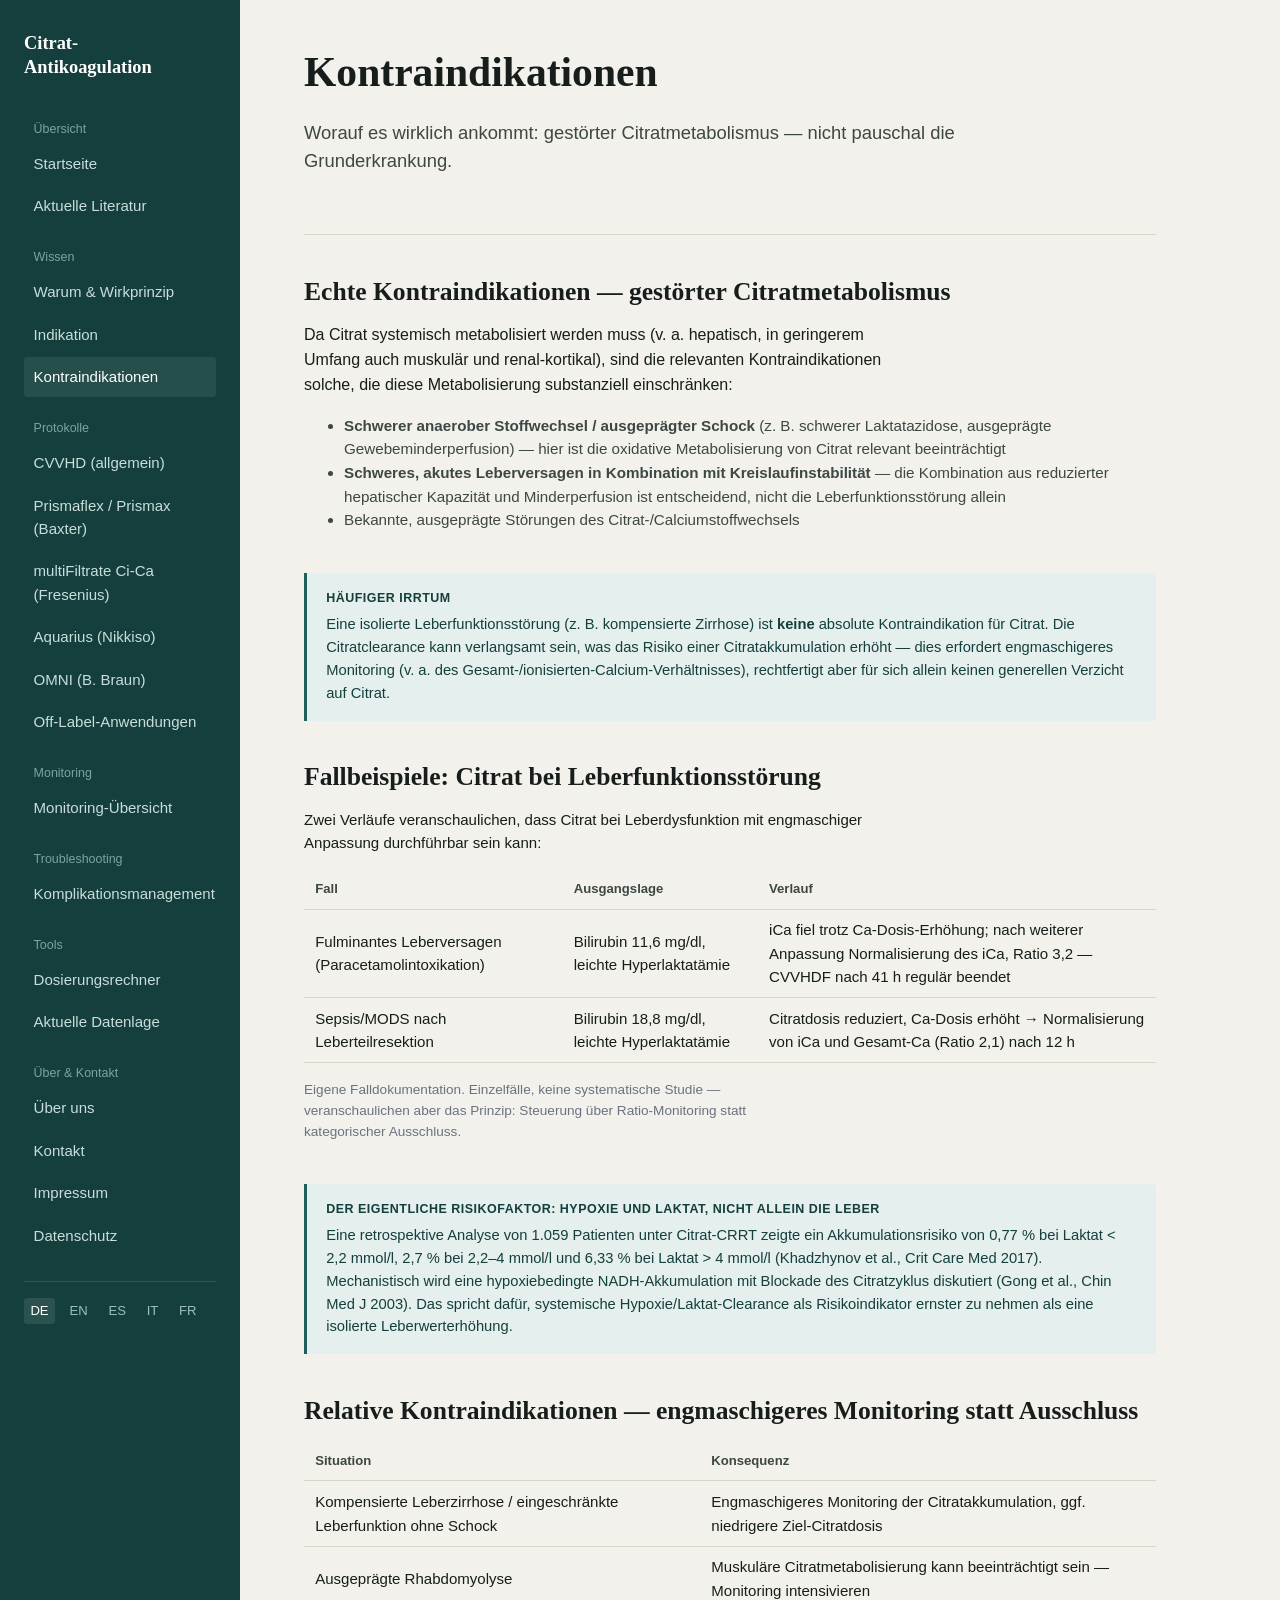
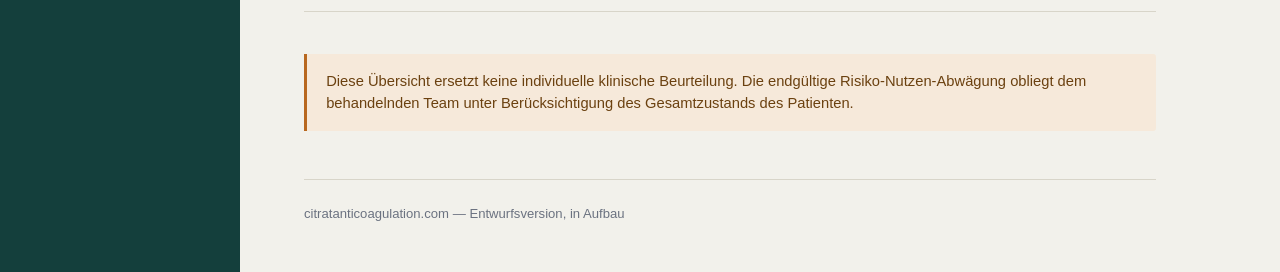
<file: kontraindikationen.html>
<!DOCTYPE html>
<html lang="de">
<head>
<meta charset="UTF-8">
<meta name="viewport" content="width=device-width, initial-scale=1.0">
<title>Kontraindikationen — Citrat-Antikoagulation</title>
<meta name="description" content="Echte vs. relative Kontraindikationen der Citrat-Antikoagulation — inkl. Klarstellung zur Leberfunktionsstörung.">
<link rel="canonical" href="https://citrateanticoagulation.com/kontraindikationen.html">
<link rel="stylesheet" href="/styles.css">
</head>
<body>
<div class="mobile-topbar">
  <a href="/index.html" class="brand-mobile">Citrat-Antikoagulation</a>
  <button class="menu-toggle" onclick="toggleSidebar()" aria-label="Menu">&#9776;</button>
</div>
<div class="sidebar-backdrop"></div>
<div class="layout">

  <aside class="sidebar">
    <a href="/index.html" class="brand">Citrat-<br>Antikoagulation</a>
    <div class="nav-group-label">Übersicht</div>
    <nav>
      <a href="/index.html">Startseite</a>
      <a href="/index.html#literatur">Aktuelle Literatur</a>
    </nav>
    <div class="nav-group-label">Wissen</div>
    <nav>
      <a href="/grundlagen.html">Warum & Wirkprinzip</a>
      <a href="/indikation.html">Indikation</a>
      <a href="/kontraindikationen.html" class="active">Kontraindikationen</a>
    </nav>
    <div class="nav-group-label">Protokolle</div>
    <nav>
      <a href="/protokoll-cvvhd.html">CVVHD (allgemein)</a>
      <a href="/protokoll-prismaflex.html">Prismaflex / Prismax (Baxter)</a>
      <a href="/protokoll-multifiltrate.html">multiFiltrate Ci-Ca (Fresenius)</a>
      <a href="/protokoll-aquarius.html">Aquarius (Nikkiso)</a>
      <a href="/protokoll-omni.html">OMNI (B. Braun)</a>
      <a href="#">Off-Label-Anwendungen</a>
    </nav>
    <div class="nav-group-label">Monitoring</div>
    <nav>
      <a href="#">Monitoring-Übersicht</a>
    </nav>
    <div class="nav-group-label">Troubleshooting</div>
    <nav>
      <a href="/komplikationsmanagement.html">Komplikationsmanagement</a>
    </nav>
    <div class="nav-group-label">Tools</div>
    <nav>
      <a href="/rechner.html">Dosierungsrechner</a>
      <a href="#">Aktuelle Datenlage</a>
    </nav>
    <div class="nav-group-label">Über & Kontakt</div>
    <nav>
      <a href="/ueber-uns.html">Über uns</a>
      <a href="/kontakt.html">Kontakt</a>
      <a href="/impressum.html">Impressum</a>
      <a href="/datenschutz.html">Datenschutz</a>
    </nav>
    <div class="lang-switch">
      <a href="/kontraindikationen.html" class="active">DE</a>
      <a href="/en/index.html">EN</a>
      <a href="/es/index.html">ES</a>
      <a href="/it/index.html">IT</a>
    <a href="/fr/index.html">FR</a>
    </div>
  </aside>

  <main>
    <section class="hero">
      <h1>Kontraindikationen</h1>
      <p class="lede">Worauf es wirklich ankommt: gestörter Citratmetabolismus — nicht pauschal die Grunderkrankung.</p>
    </section>

    <section class="block">
      <h2>Echte Kontraindikationen — gestörter Citratmetabolismus</h2>
      <p>Da Citrat systemisch metabolisiert werden muss (v. a. hepatisch, in geringerem Umfang auch muskulär und renal-kortikal), sind die relevanten Kontraindikationen solche, die diese Metabolisierung substanziell einschränken:</p>
      <ul style="font-size: 0.95rem; color: var(--color-ink-soft);">
        <li><strong>Schwerer anaerober Stoffwechsel / ausgeprägter Schock</strong> (z. B. schwerer Laktatazidose, ausgeprägte Gewebeminderperfusion) — hier ist die oxidative Metabolisierung von Citrat relevant beeinträchtigt</li>
        <li><strong>Schweres, akutes Leberversagen in Kombination mit Kreislaufinstabilität</strong> — die Kombination aus reduzierter hepatischer Kapazität und Minderperfusion ist entscheidend, nicht die Leberfunktionsstörung allein</li>
        <li>Bekannte, ausgeprägte Störungen des Citrat-/Calciumstoffwechsels</li>
      </ul>
    </section>

    <div class="info-box">
      <strong class="label">Häufiger Irrtum</strong>
      Eine isolierte Leberfunktionsstörung (z. B. kompensierte Zirrhose) ist <strong>keine</strong> absolute Kontraindikation für Citrat. Die Citratclearance kann verlangsamt sein, was das Risiko einer Citratakkumulation erhöht — dies erfordert engmaschigeres Monitoring (v. a. des Gesamt-/ionisierten-Calcium-Verhältnisses), rechtfertigt aber für sich allein keinen generellen Verzicht auf Citrat.
    </div>

    <section class="block">
      <h2>Fallbeispiele: Citrat bei Leberfunktionsstörung</h2>
      <p style="font-size: 0.94rem;">Zwei Verläufe veranschaulichen, dass Citrat bei Leberdysfunktion mit engmaschiger Anpassung durchführbar sein kann:</p>
      <table class="protocol-table">
        <thead><tr><th>Fall</th><th>Ausgangslage</th><th>Verlauf</th></tr></thead>
        <tbody>
          <tr>
            <td>Fulminantes Leberversagen (Paracetamolintoxikation)</td>
            <td>Bilirubin 11,6 mg/dl, leichte Hyperlaktatämie</td>
            <td>iCa fiel trotz Ca-Dosis-Erhöhung; nach weiterer Anpassung Normalisierung des iCa, Ratio 3,2 — CVVHDF nach 41 h regulär beendet</td>
          </tr>
          <tr>
            <td>Sepsis/MODS nach Leberteilresektion</td>
            <td>Bilirubin 18,8 mg/dl, leichte Hyperlaktatämie</td>
            <td>Citratdosis reduziert, Ca-Dosis erhöht → Normalisierung von iCa und Gesamt-Ca (Ratio 2,1) nach 12 h</td>
          </tr>
        </tbody>
      </table>
      <p style="font-size: 0.85rem; color: var(--color-grey);">Eigene Falldokumentation. Einzelfälle, keine systematische Studie — veranschaulichen aber das Prinzip: Steuerung über Ratio-Monitoring statt kategorischer Ausschluss.</p>
    </section>

    <div class="info-box">
      <strong class="label">Der eigentliche Risikofaktor: Hypoxie und Laktat, nicht allein die Leber</strong>
      Eine retrospektive Analyse von 1.059 Patienten unter Citrat-CRRT zeigte ein Akkumulationsrisiko von 0,77 % bei Laktat &lt; 2,2 mmol/l, 2,7 % bei 2,2–4 mmol/l und 6,33 % bei Laktat &gt; 4 mmol/l (Khadzhynov et al., Crit Care Med 2017). Mechanistisch wird eine hypoxiebedingte NADH-Akkumulation mit Blockade des Citratzyklus diskutiert (Gong et al., Chin Med J 2003). Das spricht dafür, systemische Hypoxie/Laktat-Clearance als Risikoindikator ernster zu nehmen als eine isolierte Leberwerterhöhung.
    </div>

    <section class="block">
      <h2>Relative Kontraindikationen — engmaschigeres Monitoring statt Ausschluss</h2>
      <table class="protocol-table">
        <thead>
          <tr><th>Situation</th><th>Konsequenz</th></tr>
        </thead>
        <tbody>
          <tr><td>Kompensierte Leberzirrhose / eingeschränkte Leberfunktion ohne Schock</td><td>Engmaschigeres Monitoring der Citratakkumulation, ggf. niedrigere Ziel-Citratdosis</td></tr>
          <tr><td>Ausgeprägte Rhabdomyolyse</td><td>Muskuläre Citratmetabolisierung kann beeinträchtigt sein — Monitoring intensivieren</td></tr>
        </tbody>
      </table>
    </section>

    <div class="disclaimer">
      Diese Übersicht ersetzt keine individuelle klinische Beurteilung. Die endgültige Risiko-Nutzen-Abwägung obliegt dem behandelnden Team unter Berücksichtigung des Gesamtzustands des Patienten.
    </div>

    <footer class="page-footer">
      citratanticoagulation.com — Entwurfsversion, in Aufbau
    </footer>
  </main>

</div>
<script src="/nav.js"></script>
</body>
</html>
</file>
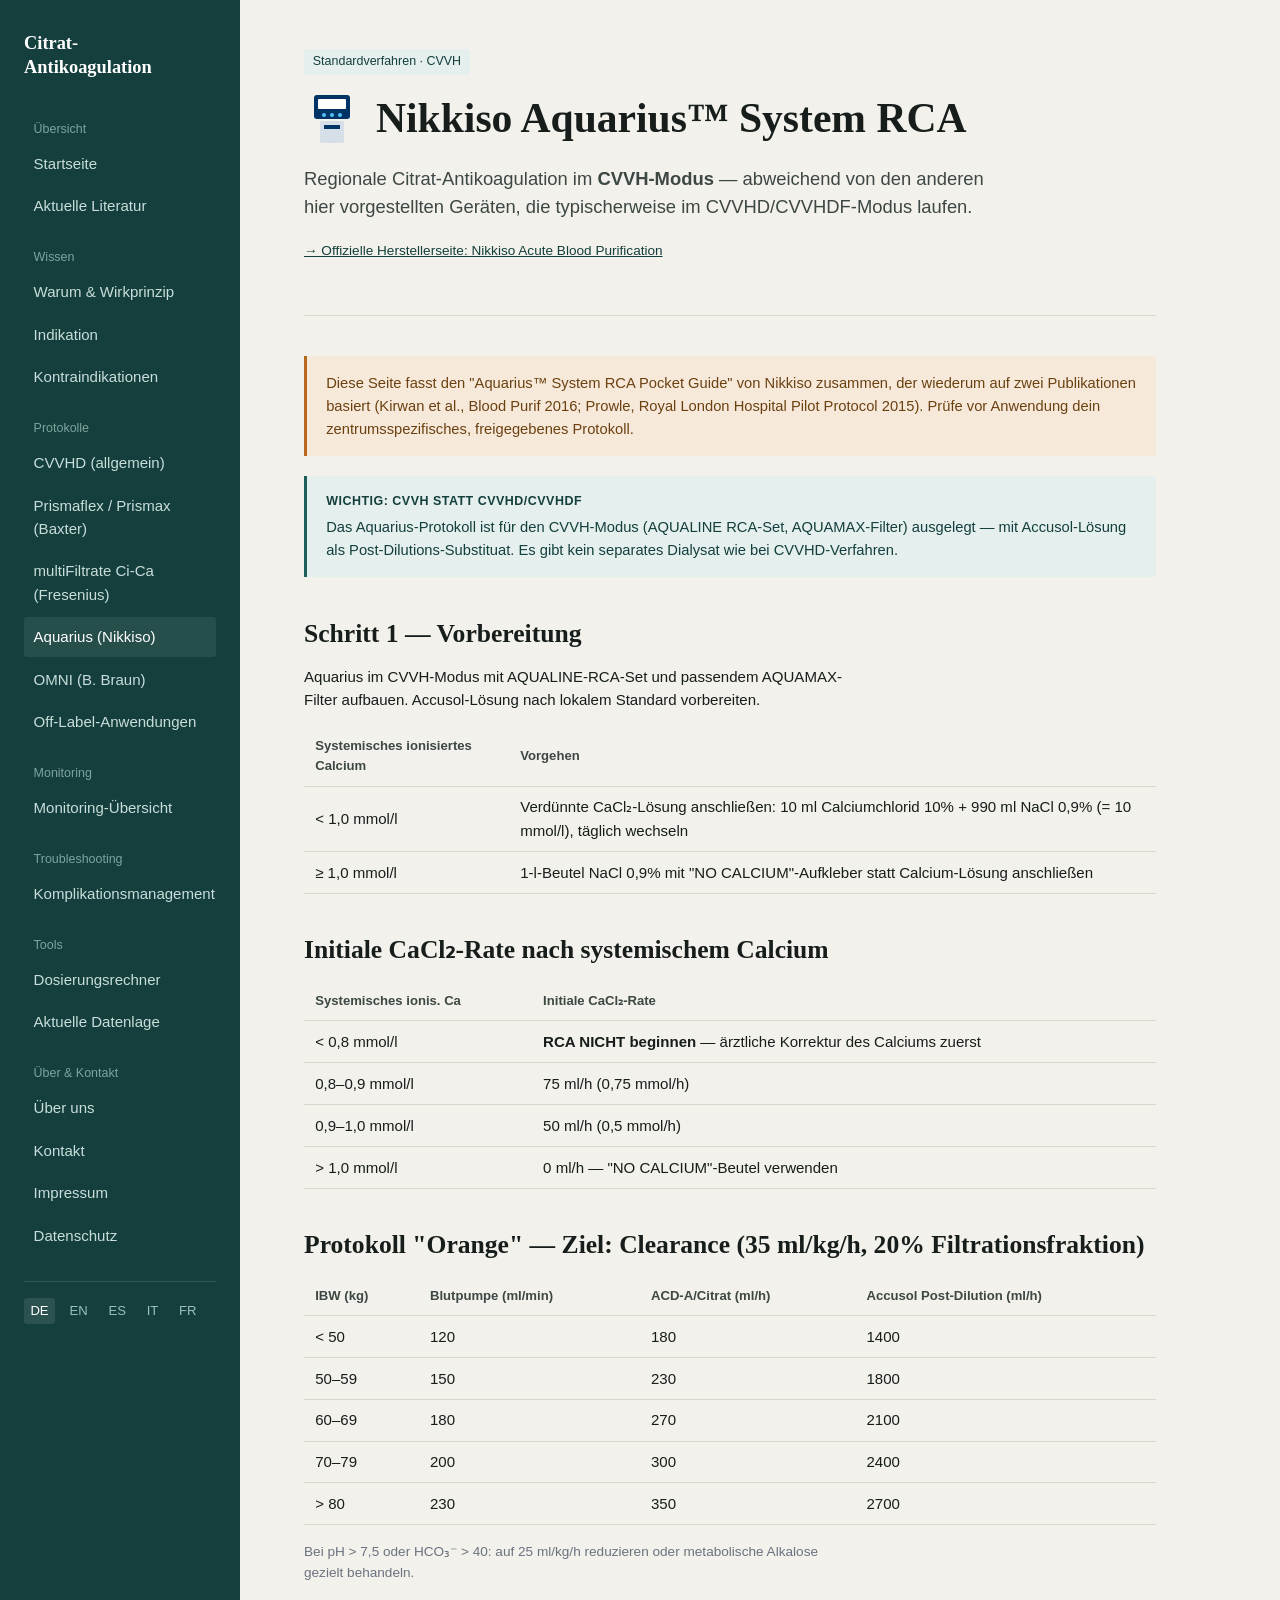
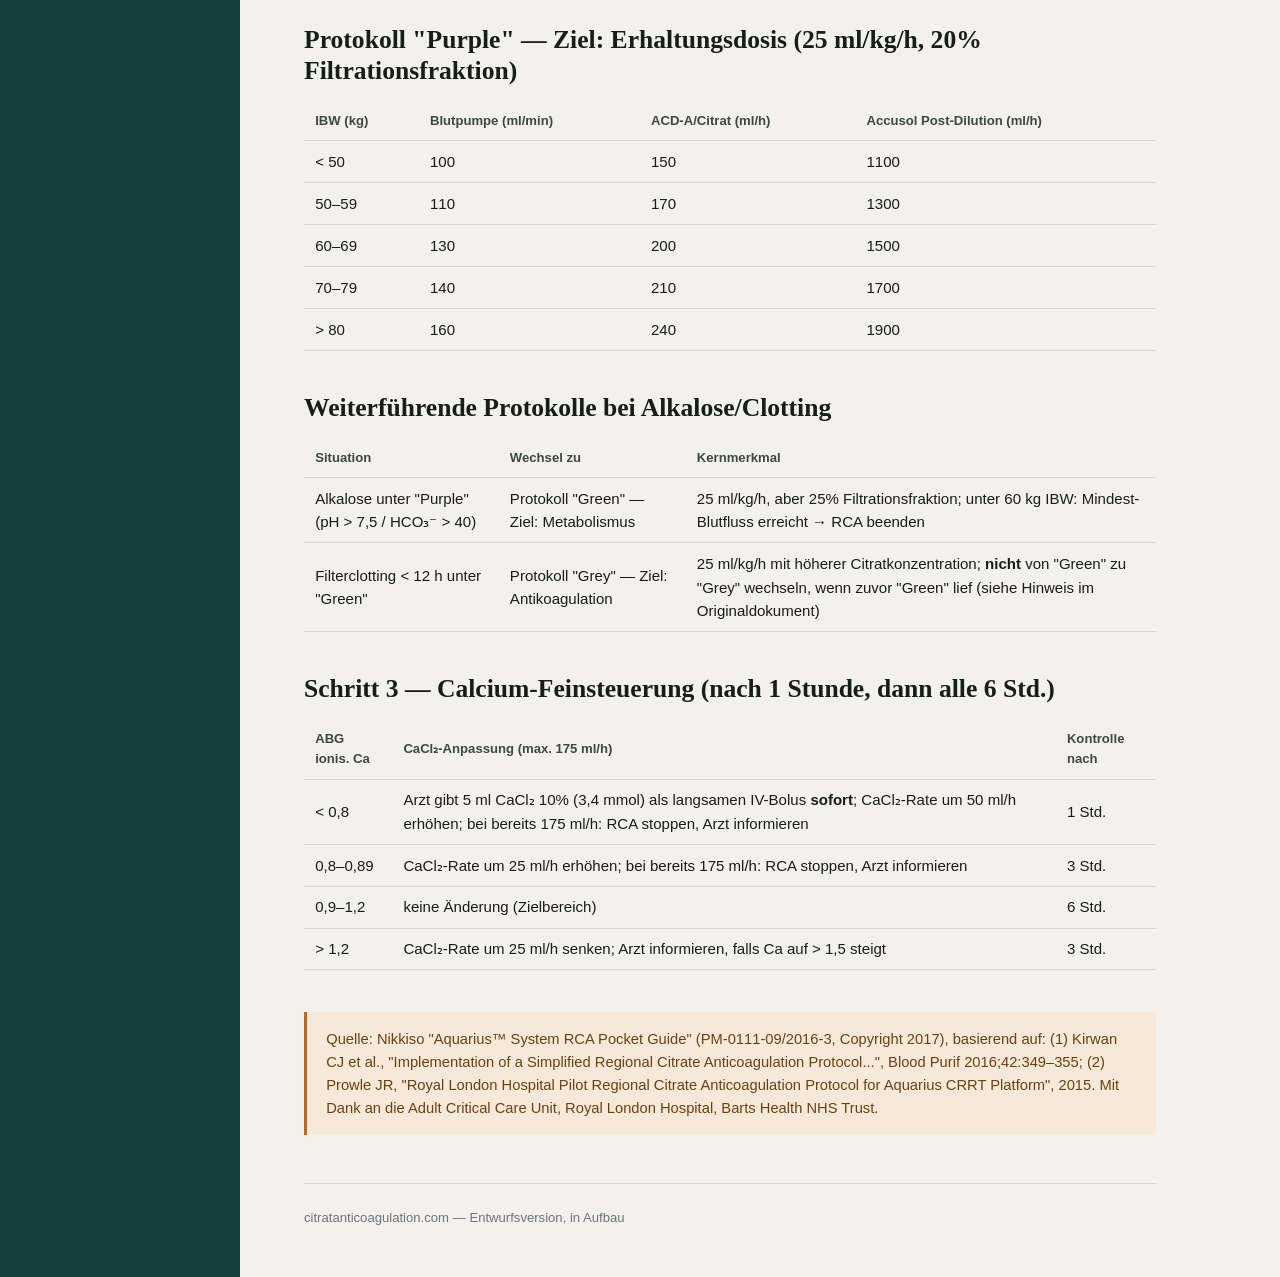
<file: protokoll-aquarius.html>
<!DOCTYPE html>
<html lang="de">
<head>
<meta charset="UTF-8">
<meta name="viewport" content="width=device-width, initial-scale=1.0">
<title>Protokoll: Nikkiso Aquarius System RCA — Citrat-Antikoagulation</title>
<meta name="description" content="Citrat-Protokoll für Nikkiso Aquarius System RCA (CVVH): orange/purple Protokoll, CaCl2-Steuerung, Monitoring nach dem Royal-London-Schema.">
<link rel="canonical" href="https://citrateanticoagulation.com/protokoll-aquarius.html">
<link rel="stylesheet" href="/styles.css">
</head>
<body>
<div class="mobile-topbar">
  <a href="/index.html" class="brand-mobile">Citrat-Antikoagulation</a>
  <button class="menu-toggle" onclick="toggleSidebar()" aria-label="Menu">&#9776;</button>
</div>
<div class="sidebar-backdrop"></div>
<div class="layout">

  <aside class="sidebar">
    <a href="/index.html" class="brand">Citrat-<br>Antikoagulation</a>
    <div class="nav-group-label">Übersicht</div>
    <nav>
      <a href="/index.html">Startseite</a>
      <a href="/index.html#literatur">Aktuelle Literatur</a>
    </nav>
    <div class="nav-group-label">Wissen</div>
    <nav>
      <a href="/grundlagen.html">Warum & Wirkprinzip</a>
      <a href="/indikation.html">Indikation</a>
      <a href="/kontraindikationen.html">Kontraindikationen</a>
    </nav>
    <div class="nav-group-label">Protokolle</div>
    <nav>
      <a href="/protokoll-cvvhd.html">CVVHD (allgemein)</a>
      <a href="/protokoll-prismaflex.html">Prismaflex / Prismax (Baxter)</a>
      <a href="/protokoll-multifiltrate.html">multiFiltrate Ci-Ca (Fresenius)</a>
      <a href="/protokoll-aquarius.html" class="active">Aquarius (Nikkiso)</a>
      <a href="/protokoll-omni.html">OMNI (B. Braun)</a>
      <a href="#">Off-Label-Anwendungen</a>
    </nav>
    <div class="nav-group-label">Monitoring</div>
    <nav>
      <a href="#">Monitoring-Übersicht</a>
    </nav>
    <div class="nav-group-label">Troubleshooting</div>
    <nav>
      <a href="/komplikationsmanagement.html">Komplikationsmanagement</a>
    </nav>
    <div class="nav-group-label">Tools</div>
    <nav>
      <a href="/rechner.html">Dosierungsrechner</a>
      <a href="#">Aktuelle Datenlage</a>
    </nav>
    <div class="nav-group-label">Über & Kontakt</div>
    <nav>
      <a href="/ueber-uns.html">Über uns</a>
      <a href="/kontakt.html">Kontakt</a>
      <a href="/impressum.html">Impressum</a>
      <a href="/datenschutz.html">Datenschutz</a>
    </nav>
    <div class="lang-switch">
      <a href="/protokoll-aquarius.html" class="active">DE</a>
      <a href="#">EN</a>
      <a href="/es/index.html">ES</a>
      <a href="/it/index.html">IT</a>
      <a href="/fr/index.html">FR</a>
    </div>
  </aside>

  <main>
    <section class="hero">
      <span class="badge badge-standard">Standardverfahren · CVVH</span>
      <div style="margin-top: 1rem; display:flex; align-items:center; gap:1rem;">
        <svg width="56" height="56" viewBox="0 0 56 56" xmlns="http://www.w3.org/2000/svg">
          <rect x="10" y="4" width="36" height="24" rx="3" fill="#003366"/>
          <rect x="14" y="8" width="28" height="10" rx="1" fill="#ffffff"/>
          <circle cx="20" cy="24" r="2" fill="#4fc3f7"/>
          <circle cx="28" cy="24" r="2" fill="#4fc3f7"/>
          <circle cx="36" cy="24" r="2" fill="#4fc3f7"/>
          <rect x="16" y="30" width="24" height="22" rx="2" fill="#d6dee8"/>
          <rect x="20" y="34" width="16" height="4" fill="#003366"/>
        </svg>
        <h1 style="margin: 0;">Nikkiso Aquarius™ System RCA</h1>
      </div>
      <p class="lede">Regionale Citrat-Antikoagulation im <strong>CVVH-Modus</strong> — abweichend von den anderen hier vorgestellten Geräten, die typischerweise im CVVHD/CVVHDF-Modus laufen.</p>
      <p style="font-size: 0.85rem;"><a href="https://www.nikkisoabp.com" target="_blank" rel="noopener">→ Offizielle Herstellerseite: Nikkiso Acute Blood Purification</a></p>
    </section>

    <div class="disclaimer">
      Diese Seite fasst den "Aquarius™ System RCA Pocket Guide" von Nikkiso zusammen, der wiederum auf zwei Publikationen basiert (Kirwan et al., Blood Purif 2016; Prowle, Royal London Hospital Pilot Protocol 2015). Prüfe vor Anwendung dein zentrumsspezifisches, freigegebenes Protokoll.
    </div>

    <div class="info-box">
      <strong class="label">Wichtig: CVVH statt CVVHD/CVVHDF</strong>
      Das Aquarius-Protokoll ist für den CVVH-Modus (AQUALINE RCA-Set, AQUAMAX-Filter) ausgelegt — mit Accusol-Lösung als Post-Dilutions-Substituat. Es gibt kein separates Dialysat wie bei CVVHD-Verfahren.
    </div>

    <section class="block">
      <h2>Schritt 1 — Vorbereitung</h2>
      <p style="font-size: 0.94rem;">Aquarius im CVVH-Modus mit AQUALINE-RCA-Set und passendem AQUAMAX-Filter aufbauen. Accusol-Lösung nach lokalem Standard vorbereiten.</p>
      <table class="protocol-table">
        <thead><tr><th>Systemisches ionisiertes Calcium</th><th>Vorgehen</th></tr></thead>
        <tbody>
          <tr><td>&lt; 1,0 mmol/l</td><td>Verdünnte CaCl₂-Lösung anschließen: 10 ml Calciumchlorid 10% + 990 ml NaCl 0,9% (= 10 mmol/l), täglich wechseln</td></tr>
          <tr><td>≥ 1,0 mmol/l</td><td>1-l-Beutel NaCl 0,9% mit "NO CALCIUM"-Aufkleber statt Calcium-Lösung anschließen</td></tr>
        </tbody>
      </table>
    </section>

    <section class="block">
      <h2>Initiale CaCl₂-Rate nach systemischem Calcium</h2>
      <table class="protocol-table">
        <thead><tr><th>Systemisches ionis. Ca</th><th>Initiale CaCl₂-Rate</th></tr></thead>
        <tbody>
          <tr><td>&lt; 0,8 mmol/l</td><td><strong>RCA NICHT beginnen</strong> — ärztliche Korrektur des Calciums zuerst</td></tr>
          <tr><td>0,8–0,9 mmol/l</td><td>75 ml/h (0,75 mmol/h)</td></tr>
          <tr><td>0,9–1,0 mmol/l</td><td>50 ml/h (0,5 mmol/h)</td></tr>
          <tr><td>&gt; 1,0 mmol/l</td><td>0 ml/h — "NO CALCIUM"-Beutel verwenden</td></tr>
        </tbody>
      </table>
    </section>

    <section class="block">
      <h2>Protokoll "Orange" — Ziel: Clearance (35 ml/kg/h, 20% Filtrationsfraktion)</h2>
      <table class="protocol-table">
        <thead><tr><th>IBW (kg)</th><th>Blutpumpe (ml/min)</th><th>ACD-A/Citrat (ml/h)</th><th>Accusol Post-Dilution (ml/h)</th></tr></thead>
        <tbody>
          <tr><td>&lt; 50</td><td>120</td><td>180</td><td>1400</td></tr>
          <tr><td>50–59</td><td>150</td><td>230</td><td>1800</td></tr>
          <tr><td>60–69</td><td>180</td><td>270</td><td>2100</td></tr>
          <tr><td>70–79</td><td>200</td><td>300</td><td>2400</td></tr>
          <tr><td>&gt; 80</td><td>230</td><td>350</td><td>2700</td></tr>
        </tbody>
      </table>
      <p style="font-size: 0.85rem; color: var(--color-grey);">Bei pH &gt; 7,5 oder HCO₃⁻ &gt; 40: auf 25 ml/kg/h reduzieren oder metabolische Alkalose gezielt behandeln.</p>
    </section>

    <section class="block">
      <h2>Protokoll "Purple" — Ziel: Erhaltungsdosis (25 ml/kg/h, 20% Filtrationsfraktion)</h2>
      <table class="protocol-table">
        <thead><tr><th>IBW (kg)</th><th>Blutpumpe (ml/min)</th><th>ACD-A/Citrat (ml/h)</th><th>Accusol Post-Dilution (ml/h)</th></tr></thead>
        <tbody>
          <tr><td>&lt; 50</td><td>100</td><td>150</td><td>1100</td></tr>
          <tr><td>50–59</td><td>110</td><td>170</td><td>1300</td></tr>
          <tr><td>60–69</td><td>130</td><td>200</td><td>1500</td></tr>
          <tr><td>70–79</td><td>140</td><td>210</td><td>1700</td></tr>
          <tr><td>&gt; 80</td><td>160</td><td>240</td><td>1900</td></tr>
        </tbody>
      </table>
    </section>

    <section class="block">
      <h2>Weiterführende Protokolle bei Alkalose/Clotting</h2>
      <table class="protocol-table">
        <thead><tr><th>Situation</th><th>Wechsel zu</th><th>Kernmerkmal</th></tr></thead>
        <tbody>
          <tr><td>Alkalose unter "Purple" (pH &gt; 7,5 / HCO₃⁻ &gt; 40)</td><td>Protokoll "Green" — Ziel: Metabolismus</td><td>25 ml/kg/h, aber 25% Filtrationsfraktion; unter 60 kg IBW: Mindest-Blutfluss erreicht → RCA beenden</td></tr>
          <tr><td>Filterclotting &lt; 12 h unter "Green"</td><td>Protokoll "Grey" — Ziel: Antikoagulation</td><td>25 ml/kg/h mit höherer Citratkonzentration; <strong>nicht</strong> von "Green" zu "Grey" wechseln, wenn zuvor "Green" lief (siehe Hinweis im Originaldokument)</td></tr>
        </tbody>
      </table>
    </section>

    <section class="block">
      <h2>Schritt 3 — Calcium-Feinsteuerung (nach 1 Stunde, dann alle 6 Std.)</h2>
      <table class="protocol-table">
        <thead><tr><th>ABG ionis. Ca</th><th>CaCl₂-Anpassung (max. 175 ml/h)</th><th>Kontrolle nach</th></tr></thead>
        <tbody>
          <tr><td>&lt; 0,8</td><td>Arzt gibt 5 ml CaCl₂ 10% (3,4 mmol) als langsamen IV-Bolus <strong>sofort</strong>; CaCl₂-Rate um 50 ml/h erhöhen; bei bereits 175 ml/h: RCA stoppen, Arzt informieren</td><td>1 Std.</td></tr>
          <tr><td>0,8–0,89</td><td>CaCl₂-Rate um 25 ml/h erhöhen; bei bereits 175 ml/h: RCA stoppen, Arzt informieren</td><td>3 Std.</td></tr>
          <tr><td>0,9–1,2</td><td>keine Änderung (Zielbereich)</td><td>6 Std.</td></tr>
          <tr><td>&gt; 1,2</td><td>CaCl₂-Rate um 25 ml/h senken; Arzt informieren, falls Ca auf &gt; 1,5 steigt</td><td>3 Std.</td></tr>
        </tbody>
      </table>
    </section>

    <div class="disclaimer">
      Quelle: Nikkiso "Aquarius™ System RCA Pocket Guide" (PM-0111-09/2016-3, Copyright 2017), basierend auf: (1) Kirwan CJ et al., "Implementation of a Simplified Regional Citrate Anticoagulation Protocol...", Blood Purif 2016;42:349–355; (2) Prowle JR, "Royal London Hospital Pilot Regional Citrate Anticoagulation Protocol for Aquarius CRRT Platform", 2015. Mit Dank an die Adult Critical Care Unit, Royal London Hospital, Barts Health NHS Trust.
    </div>

    <footer class="page-footer">
      citratanticoagulation.com — Entwurfsversion, in Aufbau
    </footer>
  </main>

</div>
<script src="/nav.js"></script>
</body>
</html>
</file>
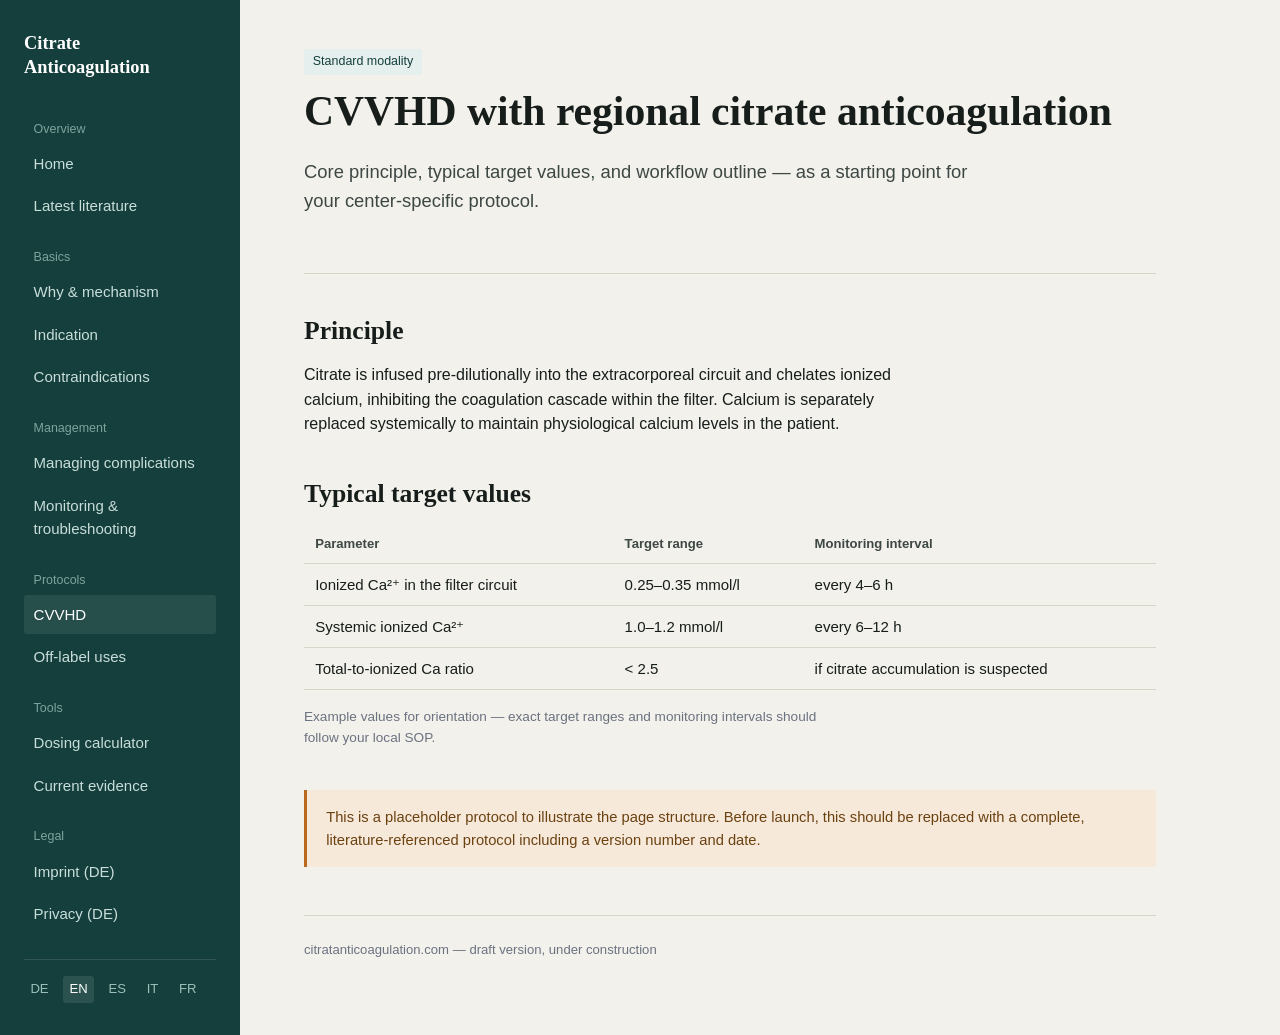
<file: protokoll-cvvhd.html>
<!DOCTYPE html>
<html lang="en">
<head>
<meta charset="UTF-8">
<meta name="viewport" content="width=device-width, initial-scale=1.0">
<title>Protocol: CVVHD with Citrate — Citrate Anticoagulation</title>
<meta name="description" content="Protocol for regional citrate anticoagulation in CVVHD with target values for ionized calcium.">
<link rel="alternate" hreflang="de" href="https://citrateanticoagulation.com/protokoll-cvvhd.html">
<link rel="alternate" hreflang="en" href="https://citrateanticoagulation.com/en/protokoll-cvvhd.html">
<link rel="alternate" hreflang="x-default" href="https://citrateanticoagulation.com/en/protokoll-cvvhd.html">
<link rel="canonical" href="https://citrateanticoagulation.com/en/protokoll-cvvhd.html">
<link rel="stylesheet" href="/styles.css">
</head>
<body>
<div class="mobile-topbar">
  <a href="/en/index.html" class="brand-mobile">Citrate Anticoagulation</a>
  <button class="menu-toggle" onclick="toggleSidebar()" aria-label="Menu">&#9776;</button>
</div>
<div class="sidebar-backdrop"></div>
<div class="layout">

  <aside class="sidebar">
    <a href="/en/index.html" class="brand">Citrate<br>Anticoagulation</a>
    <div class="nav-group-label">Overview</div>
    <nav>
      <a href="/en/index.html">Home</a>
      <a href="/en/index.html#literature">Latest literature</a>
    </nav>
    <div class="nav-group-label">Basics</div>
    <nav>
      <a href="#">Why & mechanism</a>
      <a href="#">Indication</a>
      <a href="#">Contraindications</a>
    </nav>
    <div class="nav-group-label">Management</div>
    <nav>
      <a href="#">Managing complications</a>
      <a href="#">Monitoring & troubleshooting</a>
    </nav>
    <div class="nav-group-label">Protocols</div>
    <nav>
      <a href="/en/protokoll-cvvhd.html" class="active">CVVHD</a>
      <a href="#">Off-label uses</a>
    </nav>
    <div class="nav-group-label">Tools</div>
    <nav>
      <a href="/en/rechner.html">Dosing calculator</a>
      <a href="#">Current evidence</a>
    </nav>
    <div class="nav-group-label">Legal</div>
    <nav>
      <a href="/impressum.html">Imprint (DE)</a>
      <a href="/datenschutz.html">Privacy (DE)</a>
    </nav>
    <div class="lang-switch">
      <a href="/protokoll-cvvhd.html">DE</a>
      <a href="/en/index.html" class="active">EN</a>
      <a href="/es/index.html">ES</a>
      <a href="/it/index.html">IT</a>
    <a href="/fr/index.html">FR</a>
    </div>
  </aside>

  <main>
    <section class="hero">
      <span class="badge badge-standard">Standard modality</span>
      <h1 style="margin-top: 0.8rem;">CVVHD with regional citrate anticoagulation</h1>
      <p class="lede">Core principle, typical target values, and workflow outline — as a starting point for your center-specific protocol.</p>
    </section>

    <section class="block">
      <h2>Principle</h2>
      <p>Citrate is infused pre-dilutionally into the extracorporeal circuit and chelates ionized calcium, inhibiting the coagulation cascade within the filter. Calcium is separately replaced systemically to maintain physiological calcium levels in the patient.</p>
    </section>

    <section class="block">
      <h2>Typical target values</h2>
      <table class="protocol-table">
        <thead>
          <tr><th>Parameter</th><th>Target range</th><th>Monitoring interval</th></tr>
        </thead>
        <tbody>
          <tr><td>Ionized Ca²⁺ in the filter circuit</td><td>0.25–0.35 mmol/l</td><td>every 4–6 h</td></tr>
          <tr><td>Systemic ionized Ca²⁺</td><td>1.0–1.2 mmol/l</td><td>every 6–12 h</td></tr>
          <tr><td>Total-to-ionized Ca ratio</td><td>&lt; 2.5</td><td>if citrate accumulation is suspected</td></tr>
        </tbody>
      </table>
      <p style="font-size: 0.85rem; color: var(--color-grey);">Example values for orientation — exact target ranges and monitoring intervals should follow your local SOP.</p>
    </section>

    <div class="disclaimer">
      This is a placeholder protocol to illustrate the page structure. Before launch, this should be replaced with a complete, literature-referenced protocol including a version number and date.
    </div>

    <footer class="page-footer">
      citratanticoagulation.com — draft version, under construction
    </footer>
  </main>

</div>
<script src="/nav.js"></script>
</body>
</html>
</file>
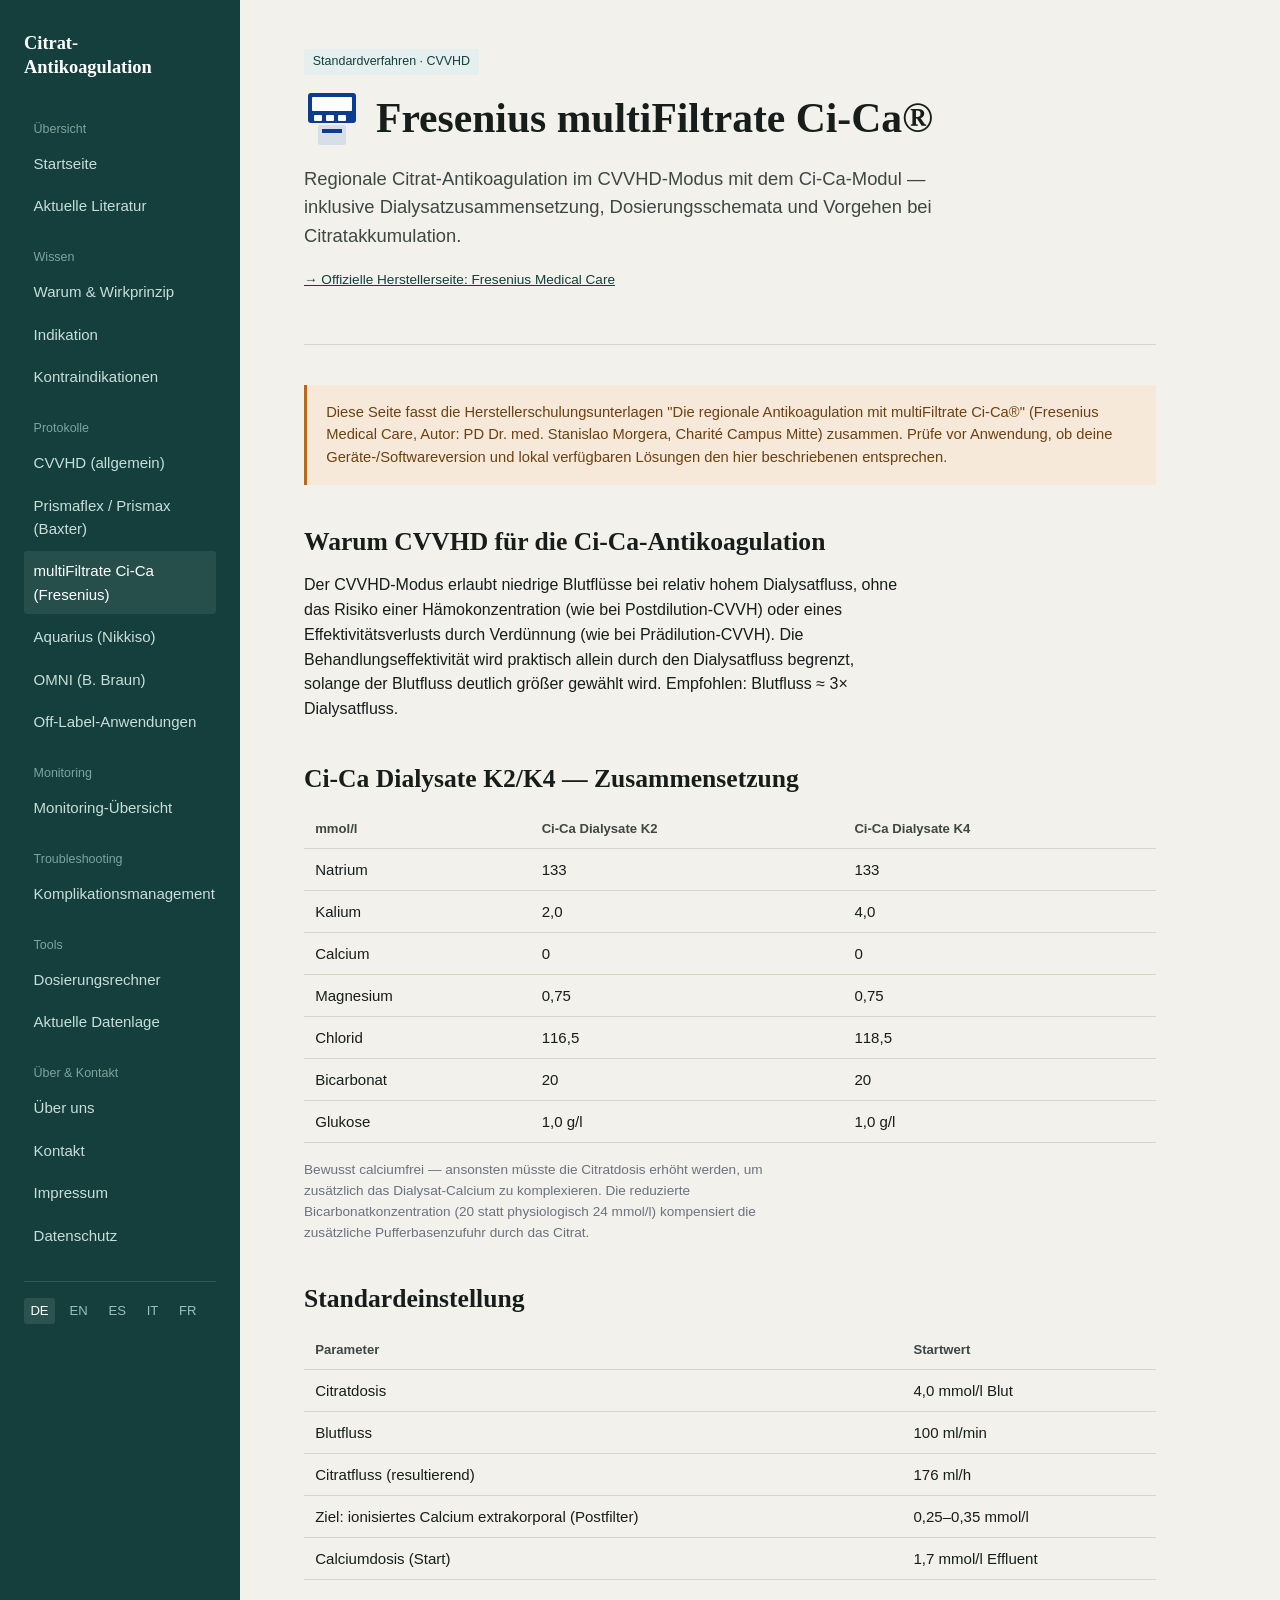
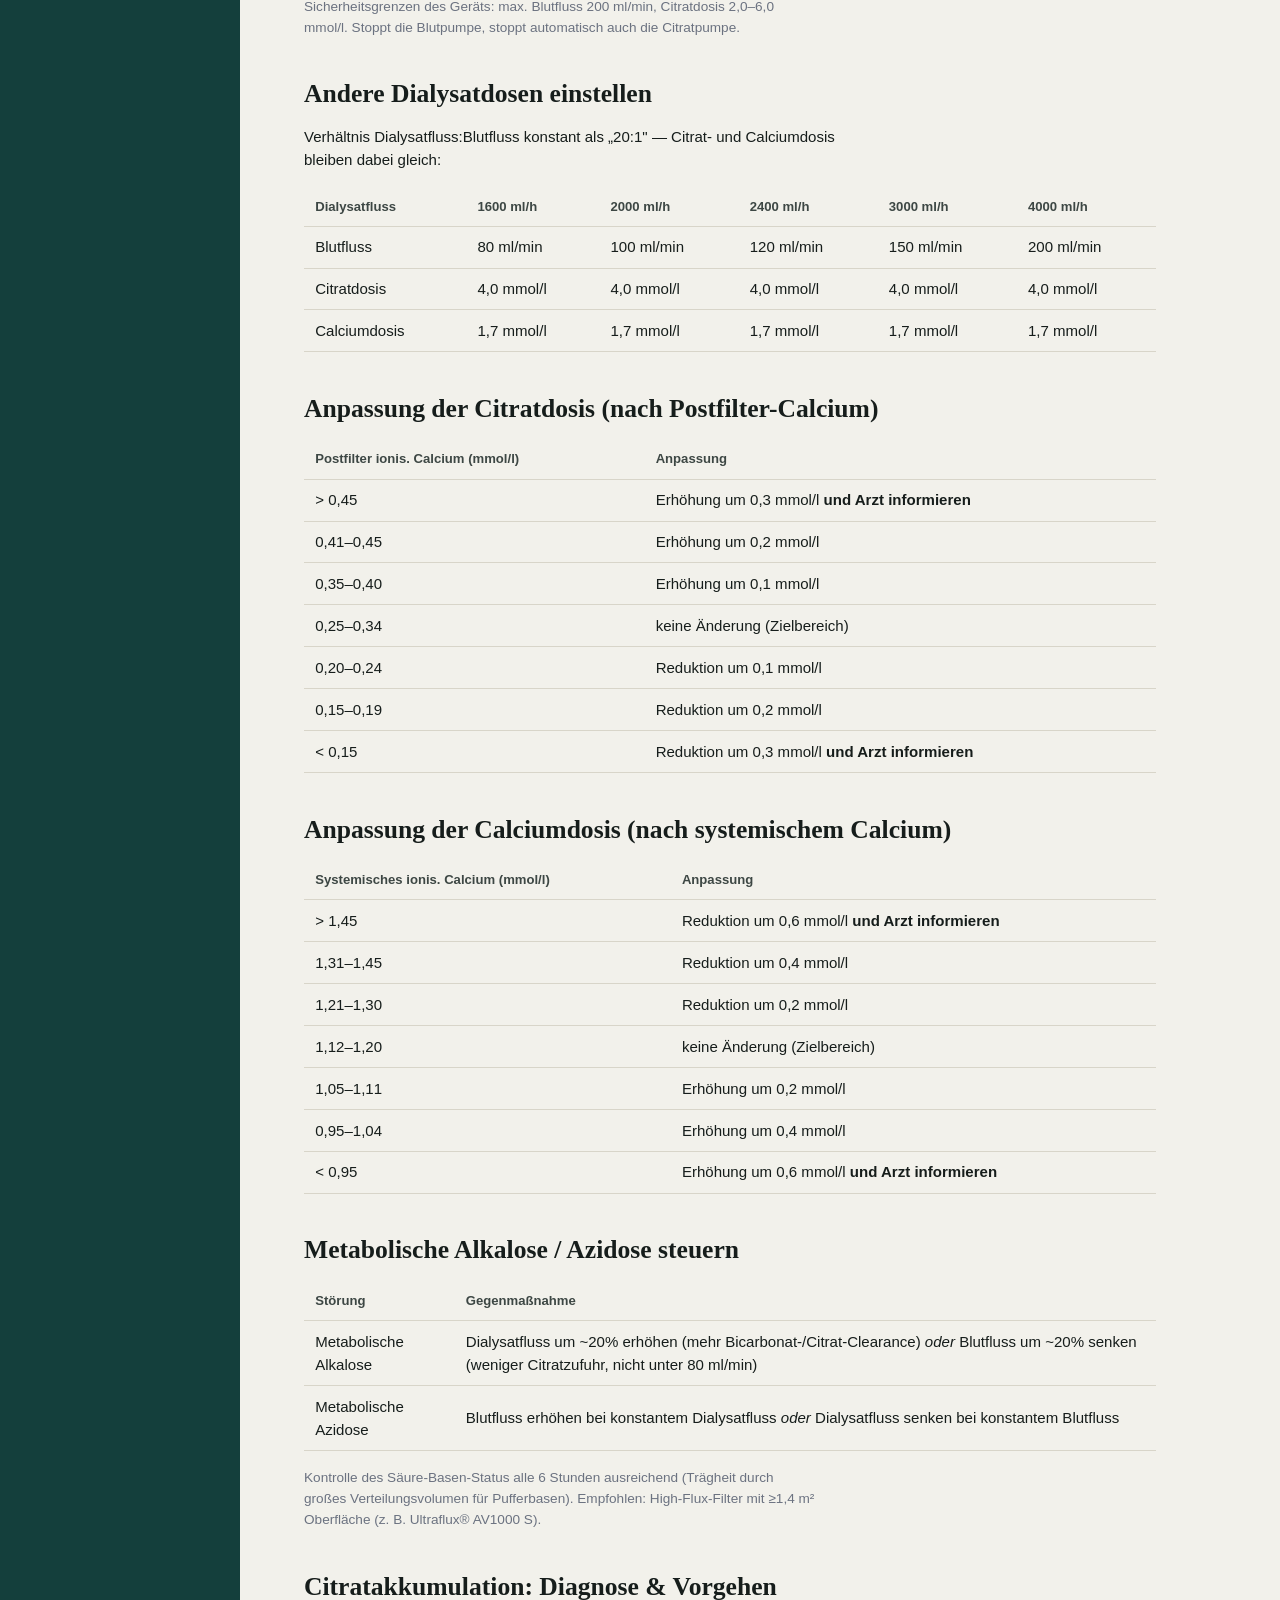
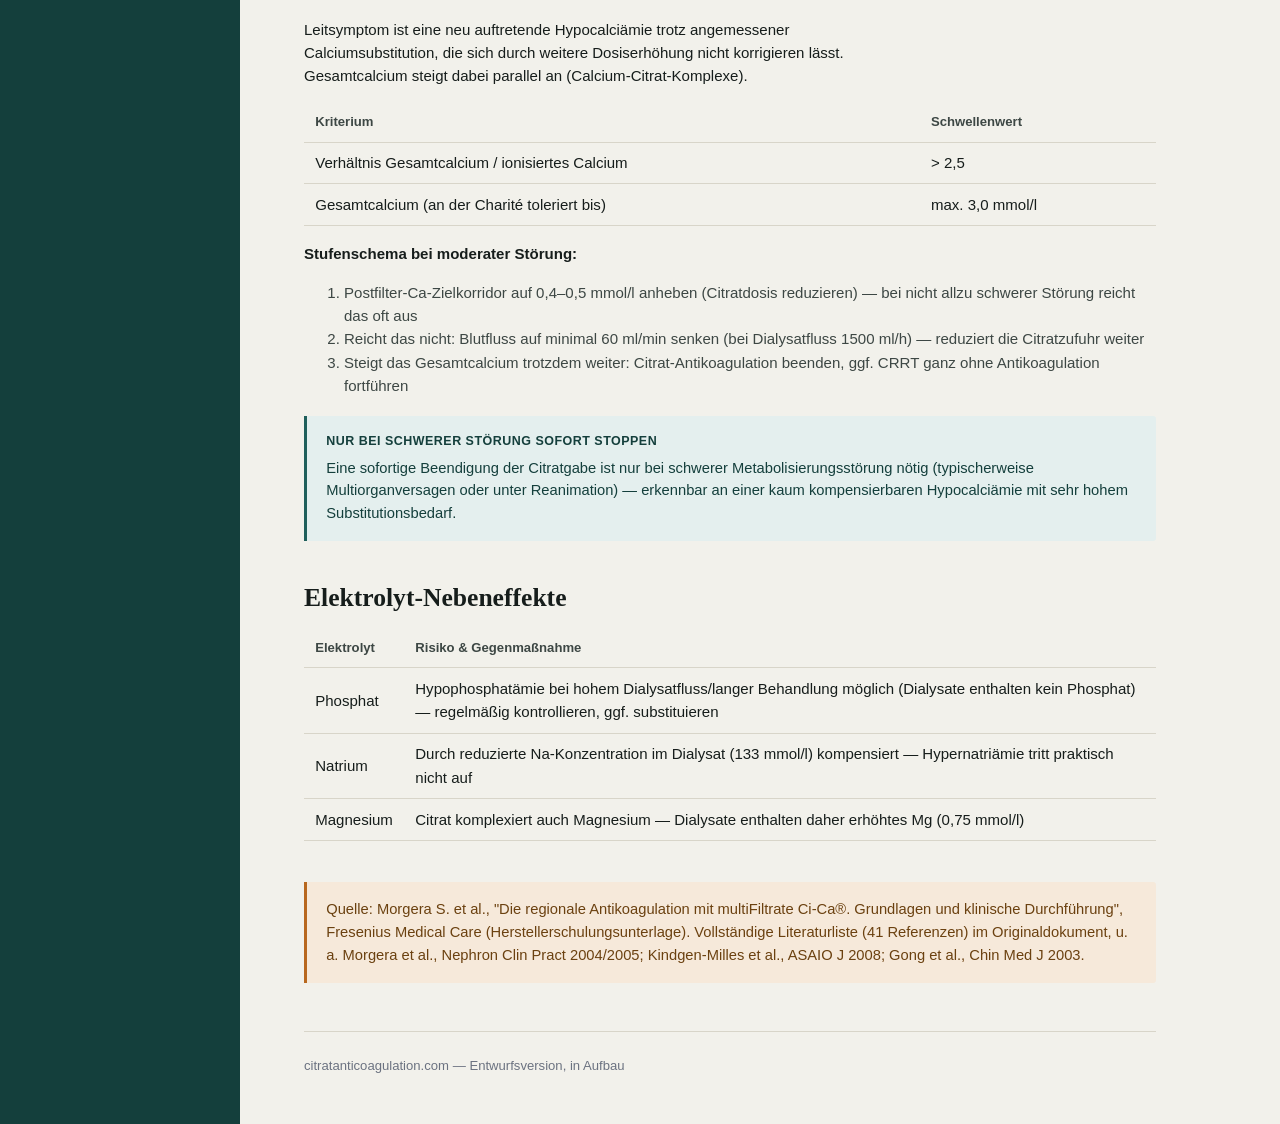
<file: protokoll-multifiltrate.html>
<!DOCTYPE html>
<html lang="de">
<head>
<meta charset="UTF-8">
<meta name="viewport" content="width=device-width, initial-scale=1.0">
<title>Protokoll: Fresenius multiFiltrate Ci-Ca — Citrat-Antikoagulation</title>
<meta name="description" content="Citrat-Protokoll für Fresenius multiFiltrate Ci-Ca (CVVHD): Ci-Ca Dialysate K2/K4, Citrat-/Calciumdosierung, Anpassungsschemata.">
<link rel="canonical" href="https://citrateanticoagulation.com/protokoll-multifiltrate.html">
<link rel="stylesheet" href="/styles.css">
</head>
<body>
<div class="mobile-topbar">
  <a href="/index.html" class="brand-mobile">Citrat-Antikoagulation</a>
  <button class="menu-toggle" onclick="toggleSidebar()" aria-label="Menu">&#9776;</button>
</div>
<div class="sidebar-backdrop"></div>
<div class="layout">

  <aside class="sidebar">
    <a href="/index.html" class="brand">Citrat-<br>Antikoagulation</a>
    <div class="nav-group-label">Übersicht</div>
    <nav>
      <a href="/index.html">Startseite</a>
      <a href="/index.html#literatur">Aktuelle Literatur</a>
    </nav>
    <div class="nav-group-label">Wissen</div>
    <nav>
      <a href="/grundlagen.html">Warum & Wirkprinzip</a>
      <a href="/indikation.html">Indikation</a>
      <a href="/kontraindikationen.html">Kontraindikationen</a>
    </nav>
    <div class="nav-group-label">Protokolle</div>
    <nav>
      <a href="/protokoll-cvvhd.html">CVVHD (allgemein)</a>
      <a href="/protokoll-prismaflex.html">Prismaflex / Prismax (Baxter)</a>
      <a href="/protokoll-multifiltrate.html" class="active">multiFiltrate Ci-Ca (Fresenius)</a>
      <a href="/protokoll-aquarius.html">Aquarius (Nikkiso)</a>
      <a href="/protokoll-omni.html">OMNI (B. Braun)</a>
      <a href="#">Off-Label-Anwendungen</a>
    </nav>
    <div class="nav-group-label">Monitoring</div>
    <nav>
      <a href="#">Monitoring-Übersicht</a>
    </nav>
    <div class="nav-group-label">Troubleshooting</div>
    <nav>
      <a href="/komplikationsmanagement.html">Komplikationsmanagement</a>
    </nav>
    <div class="nav-group-label">Tools</div>
    <nav>
      <a href="/rechner.html">Dosierungsrechner</a>
      <a href="#">Aktuelle Datenlage</a>
    </nav>
    <div class="nav-group-label">Über & Kontakt</div>
    <nav>
      <a href="/ueber-uns.html">Über uns</a>
      <a href="/kontakt.html">Kontakt</a>
      <a href="/impressum.html">Impressum</a>
      <a href="/datenschutz.html">Datenschutz</a>
    </nav>
    <div class="lang-switch">
      <a href="/protokoll-multifiltrate.html" class="active">DE</a>
      <a href="#">EN</a>
      <a href="/es/index.html">ES</a>
      <a href="/it/index.html">IT</a>
      <a href="/fr/index.html">FR</a>
    </div>
  </aside>

  <main>
    <section class="hero">
      <span class="badge badge-standard">Standardverfahren · CVVHD</span>
      <div style="margin-top: 1rem; display:flex; align-items:center; gap:1rem;">
        <svg width="56" height="56" viewBox="0 0 56 56" xmlns="http://www.w3.org/2000/svg">
          <rect x="4" y="2" width="48" height="30" rx="3" fill="#0a3d91"/>
          <rect x="8" y="6" width="40" height="14" rx="1" fill="#ffffff"/>
          <rect x="10" y="24" width="8" height="6" rx="1" fill="#ffffff"/>
          <rect x="22" y="24" width="8" height="6" rx="1" fill="#ffffff"/>
          <rect x="34" y="24" width="8" height="6" rx="1" fill="#ffffff"/>
          <rect x="14" y="34" width="28" height="20" rx="2" fill="#d6dee8"/>
          <rect x="18" y="38" width="20" height="4" fill="#0a3d91"/>
        </svg>
        <h1 style="margin: 0;">Fresenius multiFiltrate Ci-Ca®</h1>
      </div>
      <p class="lede">Regionale Citrat-Antikoagulation im CVVHD-Modus mit dem Ci-Ca-Modul — inklusive Dialysatzusammensetzung, Dosierungsschemata und Vorgehen bei Citratakkumulation.</p>
      <p style="font-size: 0.85rem;"><a href="https://www.freseniusmedicalcare.com" target="_blank" rel="noopener">→ Offizielle Herstellerseite: Fresenius Medical Care</a></p>
    </section>

    <div class="disclaimer">
      Diese Seite fasst die Herstellerschulungsunterlagen "Die regionale Antikoagulation mit multiFiltrate Ci-Ca®" (Fresenius Medical Care, Autor: PD Dr. med. Stanislao Morgera, Charité Campus Mitte) zusammen. Prüfe vor Anwendung, ob deine Geräte-/Softwareversion und lokal verfügbaren Lösungen den hier beschriebenen entsprechen.
    </div>

    <section class="block">
      <h2>Warum CVVHD für die Ci-Ca-Antikoagulation</h2>
      <p>Der CVVHD-Modus erlaubt niedrige Blutflüsse bei relativ hohem Dialysatfluss, ohne das Risiko einer Hämokonzentration (wie bei Postdilution-CVVH) oder eines Effektivitätsverlusts durch Verdünnung (wie bei Prädilution-CVVH). Die Behandlungseffektivität wird praktisch allein durch den Dialysatfluss begrenzt, solange der Blutfluss deutlich größer gewählt wird. Empfohlen: Blutfluss ≈ 3× Dialysatfluss.</p>
    </section>

    <section class="block">
      <h2>Ci-Ca Dialysate K2/K4 — Zusammensetzung</h2>
      <table class="protocol-table">
        <thead><tr><th>mmol/l</th><th>Ci-Ca Dialysate K2</th><th>Ci-Ca Dialysate K4</th></tr></thead>
        <tbody>
          <tr><td>Natrium</td><td>133</td><td>133</td></tr>
          <tr><td>Kalium</td><td>2,0</td><td>4,0</td></tr>
          <tr><td>Calcium</td><td>0</td><td>0</td></tr>
          <tr><td>Magnesium</td><td>0,75</td><td>0,75</td></tr>
          <tr><td>Chlorid</td><td>116,5</td><td>118,5</td></tr>
          <tr><td>Bicarbonat</td><td>20</td><td>20</td></tr>
          <tr><td>Glukose</td><td>1,0 g/l</td><td>1,0 g/l</td></tr>
        </tbody>
      </table>
      <p style="font-size: 0.85rem; color: var(--color-grey);">Bewusst calciumfrei — ansonsten müsste die Citratdosis erhöht werden, um zusätzlich das Dialysat-Calcium zu komplexieren. Die reduzierte Bicarbonatkonzentration (20 statt physiologisch 24 mmol/l) kompensiert die zusätzliche Pufferbasenzufuhr durch das Citrat.</p>
    </section>

    <section class="block">
      <h2>Standardeinstellung</h2>
      <table class="protocol-table">
        <thead><tr><th>Parameter</th><th>Startwert</th></tr></thead>
        <tbody>
          <tr><td>Citratdosis</td><td>4,0 mmol/l Blut</td></tr>
          <tr><td>Blutfluss</td><td>100 ml/min</td></tr>
          <tr><td>Citratfluss (resultierend)</td><td>176 ml/h</td></tr>
          <tr><td>Ziel: ionisiertes Calcium extrakorporal (Postfilter)</td><td>0,25–0,35 mmol/l</td></tr>
          <tr><td>Calciumdosis (Start)</td><td>1,7 mmol/l Effluent</td></tr>
        </tbody>
      </table>
      <p style="font-size: 0.85rem; color: var(--color-grey);">Sicherheitsgrenzen des Geräts: max. Blutfluss 200 ml/min, Citratdosis 2,0–6,0 mmol/l. Stoppt die Blutpumpe, stoppt automatisch auch die Citratpumpe.</p>
    </section>

    <section class="block">
      <h2>Andere Dialysatdosen einstellen</h2>
      <p style="font-size: 0.94rem;">Verhältnis Dialysatfluss:Blutfluss konstant als „20:1" — Citrat- und Calciumdosis bleiben dabei gleich:</p>
      <table class="protocol-table">
        <thead><tr><th>Dialysatfluss</th><th>1600 ml/h</th><th>2000 ml/h</th><th>2400 ml/h</th><th>3000 ml/h</th><th>4000 ml/h</th></tr></thead>
        <tbody>
          <tr><td>Blutfluss</td><td>80 ml/min</td><td>100 ml/min</td><td>120 ml/min</td><td>150 ml/min</td><td>200 ml/min</td></tr>
          <tr><td>Citratdosis</td><td>4,0 mmol/l</td><td>4,0 mmol/l</td><td>4,0 mmol/l</td><td>4,0 mmol/l</td><td>4,0 mmol/l</td></tr>
          <tr><td>Calciumdosis</td><td>1,7 mmol/l</td><td>1,7 mmol/l</td><td>1,7 mmol/l</td><td>1,7 mmol/l</td><td>1,7 mmol/l</td></tr>
        </tbody>
      </table>
    </section>

    <section class="block">
      <h2>Anpassung der Citratdosis (nach Postfilter-Calcium)</h2>
      <table class="protocol-table">
        <thead><tr><th>Postfilter ionis. Calcium (mmol/l)</th><th>Anpassung</th></tr></thead>
        <tbody>
          <tr><td>&gt; 0,45</td><td>Erhöhung um 0,3 mmol/l <strong>und Arzt informieren</strong></td></tr>
          <tr><td>0,41–0,45</td><td>Erhöhung um 0,2 mmol/l</td></tr>
          <tr><td>0,35–0,40</td><td>Erhöhung um 0,1 mmol/l</td></tr>
          <tr><td>0,25–0,34</td><td>keine Änderung (Zielbereich)</td></tr>
          <tr><td>0,20–0,24</td><td>Reduktion um 0,1 mmol/l</td></tr>
          <tr><td>0,15–0,19</td><td>Reduktion um 0,2 mmol/l</td></tr>
          <tr><td>&lt; 0,15</td><td>Reduktion um 0,3 mmol/l <strong>und Arzt informieren</strong></td></tr>
        </tbody>
      </table>
    </section>

    <section class="block">
      <h2>Anpassung der Calciumdosis (nach systemischem Calcium)</h2>
      <table class="protocol-table">
        <thead><tr><th>Systemisches ionis. Calcium (mmol/l)</th><th>Anpassung</th></tr></thead>
        <tbody>
          <tr><td>&gt; 1,45</td><td>Reduktion um 0,6 mmol/l <strong>und Arzt informieren</strong></td></tr>
          <tr><td>1,31–1,45</td><td>Reduktion um 0,4 mmol/l</td></tr>
          <tr><td>1,21–1,30</td><td>Reduktion um 0,2 mmol/l</td></tr>
          <tr><td>1,12–1,20</td><td>keine Änderung (Zielbereich)</td></tr>
          <tr><td>1,05–1,11</td><td>Erhöhung um 0,2 mmol/l</td></tr>
          <tr><td>0,95–1,04</td><td>Erhöhung um 0,4 mmol/l</td></tr>
          <tr><td>&lt; 0,95</td><td>Erhöhung um 0,6 mmol/l <strong>und Arzt informieren</strong></td></tr>
        </tbody>
      </table>
    </section>

    <section class="block">
      <h2>Metabolische Alkalose / Azidose steuern</h2>
      <table class="protocol-table">
        <thead><tr><th>Störung</th><th>Gegenmaßnahme</th></tr></thead>
        <tbody>
          <tr><td>Metabolische Alkalose</td><td>Dialysatfluss um ~20% erhöhen (mehr Bicarbonat-/Citrat-Clearance) <em>oder</em> Blutfluss um ~20% senken (weniger Citratzufuhr, nicht unter 80 ml/min)</td></tr>
          <tr><td>Metabolische Azidose</td><td>Blutfluss erhöhen bei konstantem Dialysatfluss <em>oder</em> Dialysatfluss senken bei konstantem Blutfluss</td></tr>
        </tbody>
      </table>
      <p style="font-size: 0.85rem; color: var(--color-grey);">Kontrolle des Säure-Basen-Status alle 6 Stunden ausreichend (Trägheit durch großes Verteilungsvolumen für Pufferbasen). Empfohlen: High-Flux-Filter mit ≥1,4 m² Oberfläche (z. B. Ultraflux® AV1000 S).</p>
    </section>

    <section class="block">
      <h2>Citratakkumulation: Diagnose & Vorgehen</h2>
      <p style="font-size: 0.94rem;">Leitsymptom ist eine neu auftretende Hypocalciämie trotz angemessener Calciumsubstitution, die sich durch weitere Dosiserhöhung nicht korrigieren lässt. Gesamtcalcium steigt dabei parallel an (Calcium-Citrat-Komplexe).</p>
      <table class="protocol-table">
        <thead><tr><th>Kriterium</th><th>Schwellenwert</th></tr></thead>
        <tbody>
          <tr><td>Verhältnis Gesamtcalcium / ionisiertes Calcium</td><td>&gt; 2,5</td></tr>
          <tr><td>Gesamtcalcium (an der Charité toleriert bis)</td><td>max. 3,0 mmol/l</td></tr>
        </tbody>
      </table>
      <p style="font-size: 0.94rem;"><strong>Stufenschema bei moderater Störung:</strong></p>
      <ol style="font-size: 0.94rem; color: var(--color-ink-soft);">
        <li>Postfilter-Ca-Zielkorridor auf 0,4–0,5 mmol/l anheben (Citratdosis reduzieren) — bei nicht allzu schwerer Störung reicht das oft aus</li>
        <li>Reicht das nicht: Blutfluss auf minimal 60 ml/min senken (bei Dialysatfluss 1500 ml/h) — reduziert die Citratzufuhr weiter</li>
        <li>Steigt das Gesamtcalcium trotzdem weiter: Citrat-Antikoagulation beenden, ggf. CRRT ganz ohne Antikoagulation fortführen</li>
      </ol>
      <div class="info-box">
        <strong class="label">Nur bei schwerer Störung sofort stoppen</strong>
        Eine sofortige Beendigung der Citratgabe ist nur bei schwerer Metabolisierungsstörung nötig (typischerweise Multiorganversagen oder unter Reanimation) — erkennbar an einer kaum kompensierbaren Hypocalciämie mit sehr hohem Substitutionsbedarf.
      </div>
    </section>

    <section class="block">
      <h2>Elektrolyt-Nebeneffekte</h2>
      <table class="protocol-table">
        <thead><tr><th>Elektrolyt</th><th>Risiko & Gegenmaßnahme</th></tr></thead>
        <tbody>
          <tr><td>Phosphat</td><td>Hypophosphatämie bei hohem Dialysatfluss/langer Behandlung möglich (Dialysate enthalten kein Phosphat) — regelmäßig kontrollieren, ggf. substituieren</td></tr>
          <tr><td>Natrium</td><td>Durch reduzierte Na-Konzentration im Dialysat (133 mmol/l) kompensiert — Hypernatriämie tritt praktisch nicht auf</td></tr>
          <tr><td>Magnesium</td><td>Citrat komplexiert auch Magnesium — Dialysate enthalten daher erhöhtes Mg (0,75 mmol/l)</td></tr>
        </tbody>
      </table>
    </section>

    <div class="disclaimer">
      Quelle: Morgera S. et al., "Die regionale Antikoagulation mit multiFiltrate Ci-Ca®. Grundlagen und klinische Durchführung", Fresenius Medical Care (Herstellerschulungsunterlage). Vollständige Literaturliste (41 Referenzen) im Originaldokument, u. a. Morgera et al., Nephron Clin Pract 2004/2005; Kindgen-Milles et al., ASAIO J 2008; Gong et al., Chin Med J 2003.
    </div>

    <footer class="page-footer">
      citratanticoagulation.com — Entwurfsversion, in Aufbau
    </footer>
  </main>

</div>
<script src="/nav.js"></script>
</body>
</html>
</file>
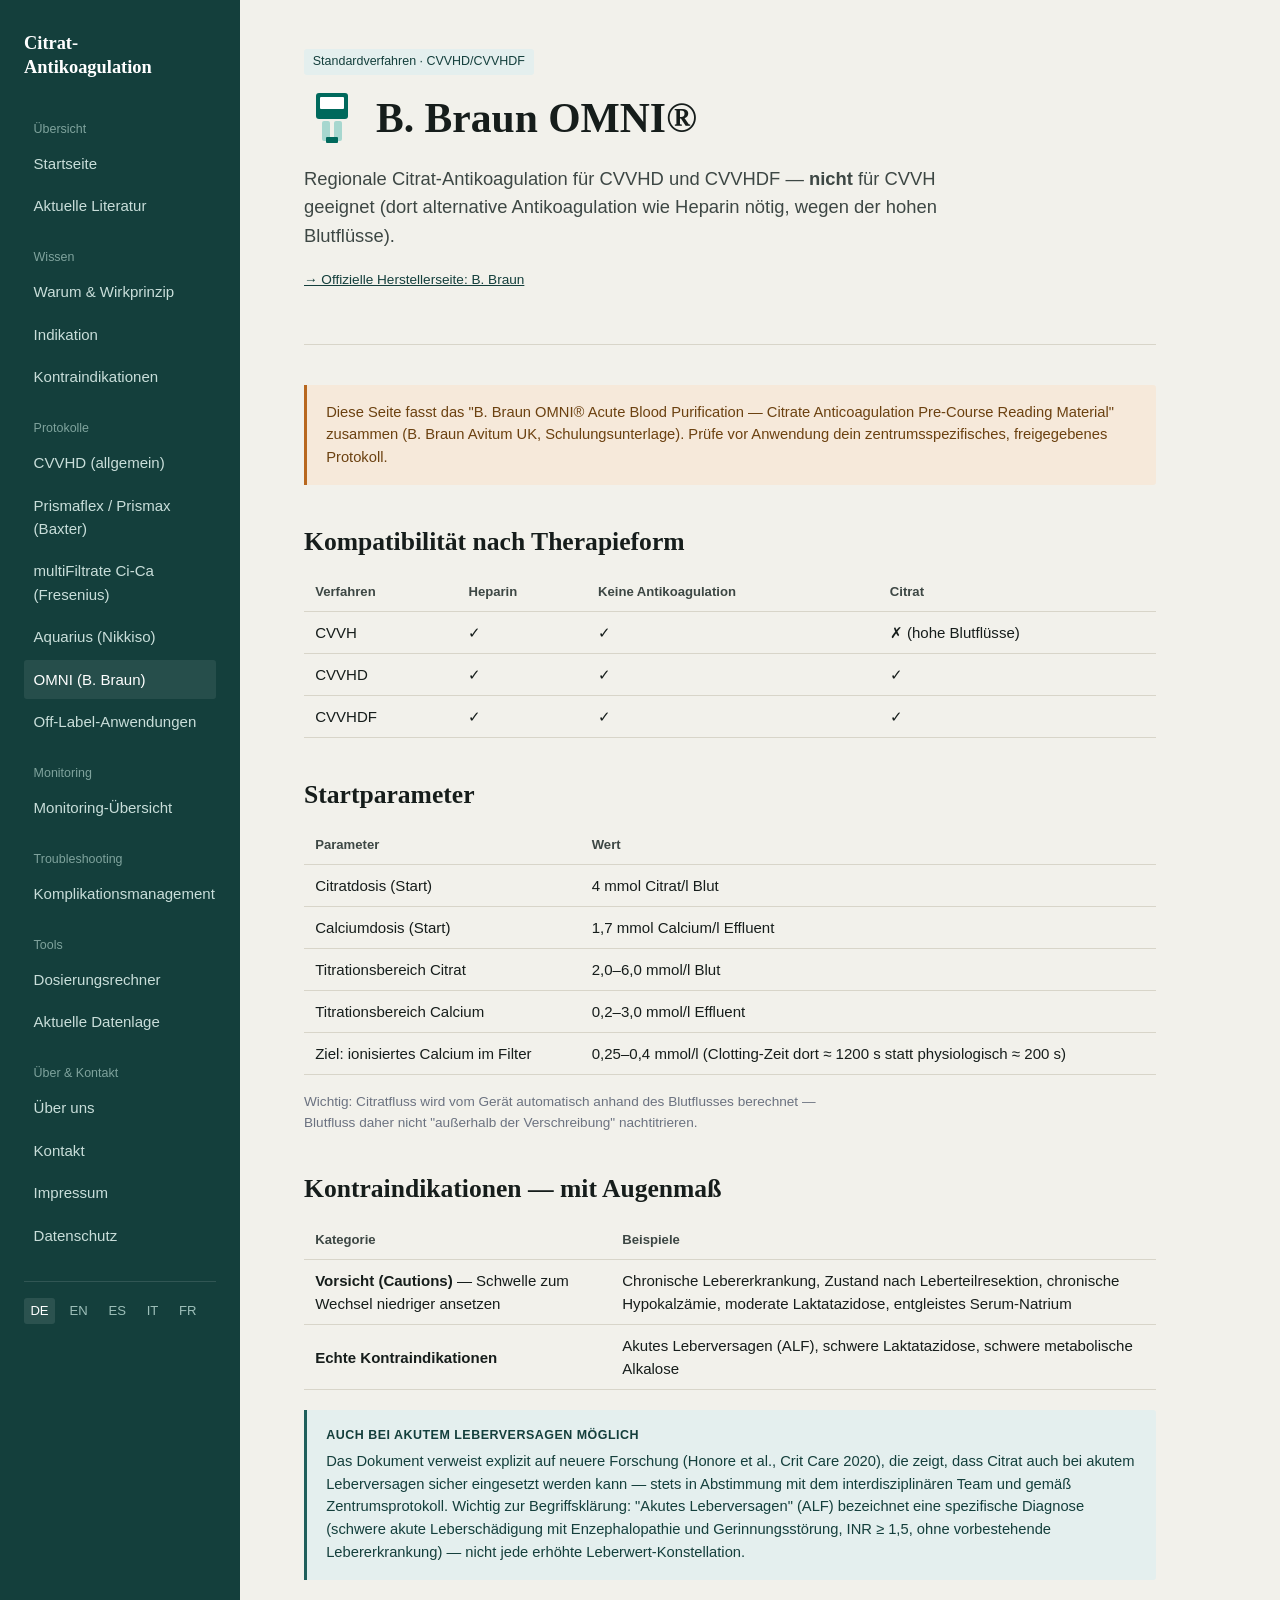
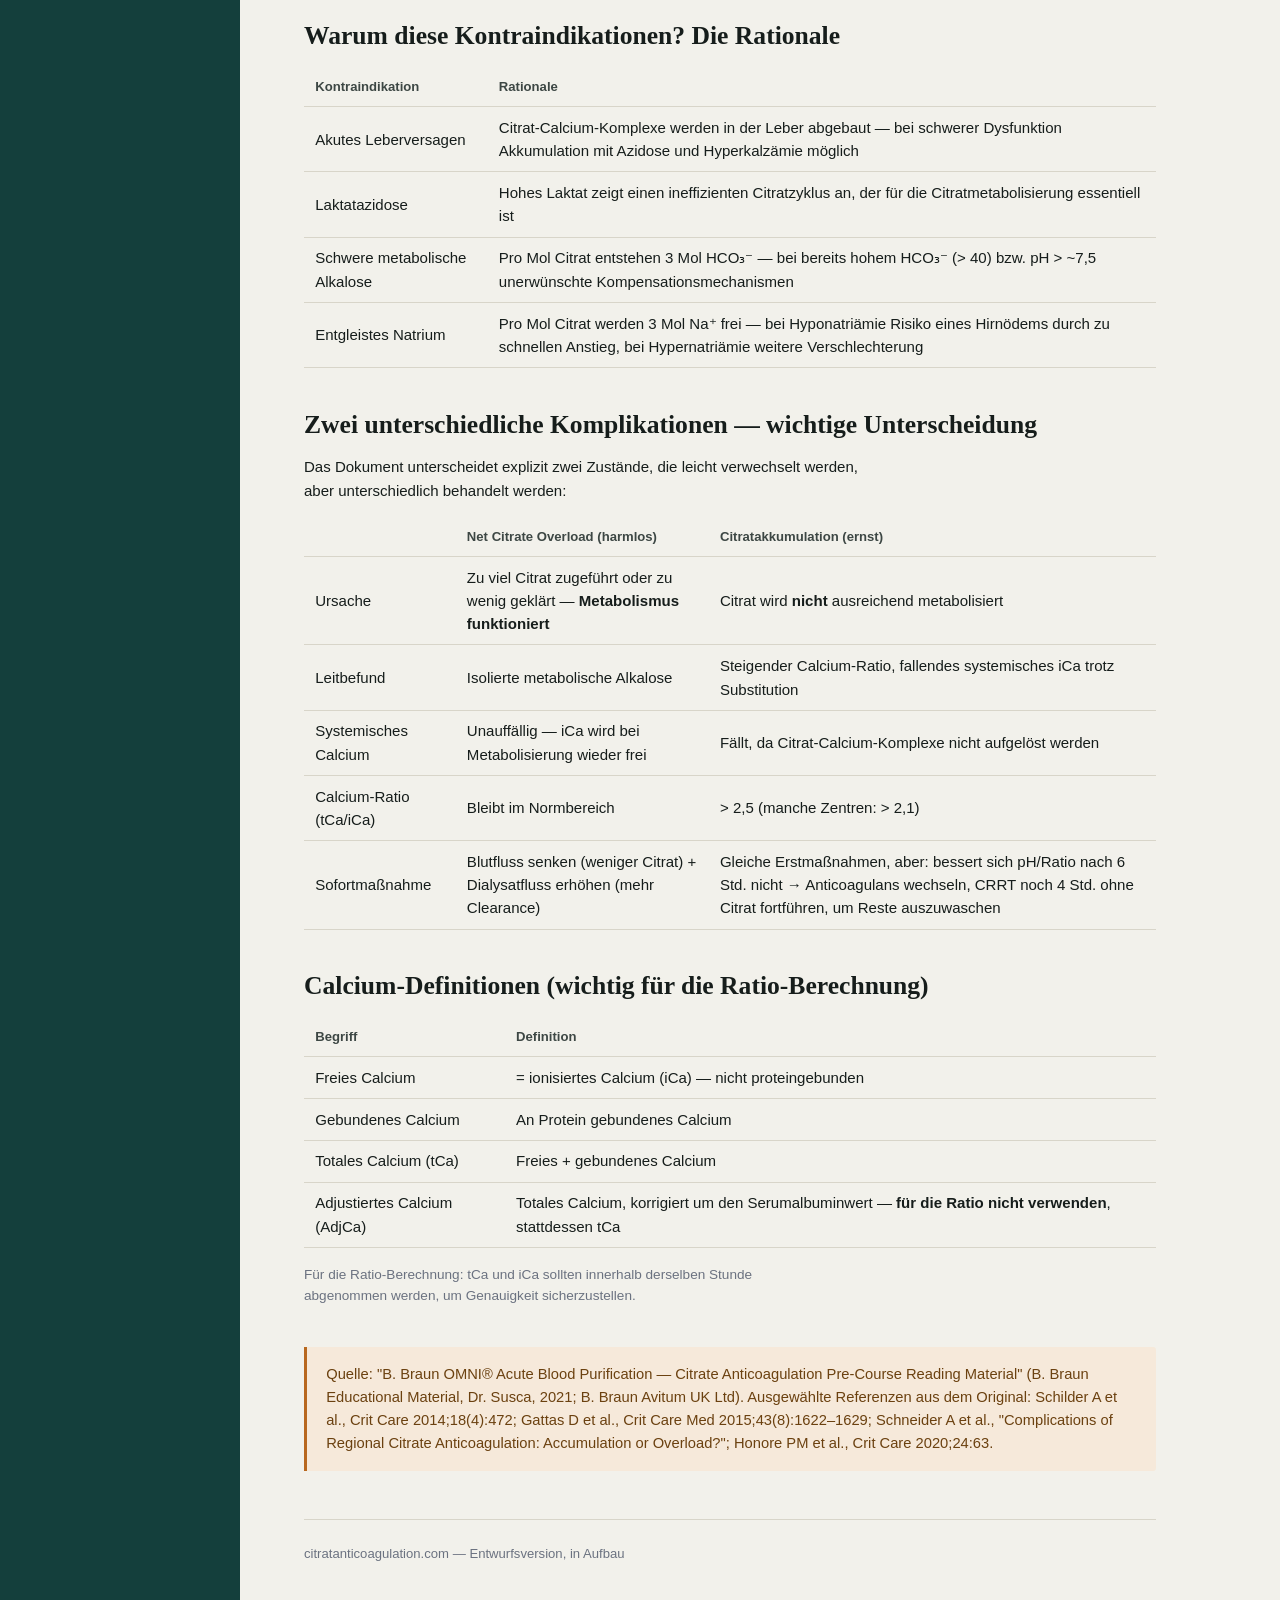
<file: protokoll-omni.html>
<!DOCTYPE html>
<html lang="de">
<head>
<meta charset="UTF-8">
<meta name="viewport" content="width=device-width, initial-scale=1.0">
<title>Protokoll: B. Braun OMNI — Citrat-Antikoagulation</title>
<meta name="description" content="Citrat-Antikoagulation mit B. Braun OMNI (CVVHD/CVVHDF): Dosierung, Kontraindikationen und die wichtige Unterscheidung Net-Citrate-Overload vs. Citratakkumulation.">
<link rel="canonical" href="https://citrateanticoagulation.com/protokoll-omni.html">
<link rel="stylesheet" href="/styles.css">
</head>
<body>
<div class="mobile-topbar">
  <a href="/index.html" class="brand-mobile">Citrat-Antikoagulation</a>
  <button class="menu-toggle" onclick="toggleSidebar()" aria-label="Menu">&#9776;</button>
</div>
<div class="sidebar-backdrop"></div>
<div class="layout">

  <aside class="sidebar">
    <a href="/index.html" class="brand">Citrat-<br>Antikoagulation</a>
    <div class="nav-group-label">Übersicht</div>
    <nav>
      <a href="/index.html">Startseite</a>
      <a href="/index.html#literatur">Aktuelle Literatur</a>
    </nav>
    <div class="nav-group-label">Wissen</div>
    <nav>
      <a href="/grundlagen.html">Warum & Wirkprinzip</a>
      <a href="/indikation.html">Indikation</a>
      <a href="/kontraindikationen.html">Kontraindikationen</a>
    </nav>
    <div class="nav-group-label">Protokolle</div>
    <nav>
      <a href="/protokoll-cvvhd.html">CVVHD (allgemein)</a>
      <a href="/protokoll-prismaflex.html">Prismaflex / Prismax (Baxter)</a>
      <a href="/protokoll-multifiltrate.html">multiFiltrate Ci-Ca (Fresenius)</a>
      <a href="/protokoll-aquarius.html">Aquarius (Nikkiso)</a>
      <a href="/protokoll-omni.html" class="active">OMNI (B. Braun)</a>
      <a href="#">Off-Label-Anwendungen</a>
    </nav>
    <div class="nav-group-label">Monitoring</div>
    <nav>
      <a href="#">Monitoring-Übersicht</a>
    </nav>
    <div class="nav-group-label">Troubleshooting</div>
    <nav>
      <a href="/komplikationsmanagement.html">Komplikationsmanagement</a>
    </nav>
    <div class="nav-group-label">Tools</div>
    <nav>
      <a href="/rechner.html">Dosierungsrechner</a>
      <a href="#">Aktuelle Datenlage</a>
    </nav>
    <div class="nav-group-label">Über & Kontakt</div>
    <nav>
      <a href="/ueber-uns.html">Über uns</a>
      <a href="/kontakt.html">Kontakt</a>
      <a href="/impressum.html">Impressum</a>
      <a href="/datenschutz.html">Datenschutz</a>
    </nav>
    <div class="lang-switch">
      <a href="/protokoll-omni.html" class="active">DE</a>
      <a href="#">EN</a>
      <a href="/es/index.html">ES</a>
      <a href="/it/index.html">IT</a>
      <a href="/fr/index.html">FR</a>
    </div>
  </aside>

  <main>
    <section class="hero">
      <span class="badge badge-standard">Standardverfahren · CVVHD/CVVHDF</span>
      <div style="margin-top: 1rem; display:flex; align-items:center; gap:1rem;">
        <svg width="56" height="56" viewBox="0 0 56 56" xmlns="http://www.w3.org/2000/svg">
          <rect x="12" y="2" width="32" height="26" rx="3" fill="#00695c"/>
          <rect x="16" y="6" width="24" height="12" rx="1" fill="#ffffff"/>
          <rect x="18" y="30" width="8" height="20" rx="2" fill="#a7d7cf"/>
          <rect x="30" y="30" width="8" height="20" rx="2" fill="#a7d7cf"/>
          <rect x="22" y="46" width="12" height="6" rx="1" fill="#00695c"/>
        </svg>
        <h1 style="margin: 0;">B. Braun OMNI®</h1>
      </div>
      <p class="lede">Regionale Citrat-Antikoagulation für CVVHD und CVVHDF — <strong>nicht</strong> für CVVH geeignet (dort alternative Antikoagulation wie Heparin nötig, wegen der hohen Blutflüsse).</p>
      <p style="font-size: 0.85rem;"><a href="https://www.bbraun.com" target="_blank" rel="noopener">→ Offizielle Herstellerseite: B. Braun</a></p>
    </section>

    <div class="disclaimer">
      Diese Seite fasst das "B. Braun OMNI® Acute Blood Purification — Citrate Anticoagulation Pre-Course Reading Material" zusammen (B. Braun Avitum UK, Schulungsunterlage). Prüfe vor Anwendung dein zentrumsspezifisches, freigegebenes Protokoll.
    </div>

    <section class="block">
      <h2>Kompatibilität nach Therapieform</h2>
      <table class="protocol-table">
        <thead><tr><th>Verfahren</th><th>Heparin</th><th>Keine Antikoagulation</th><th>Citrat</th></tr></thead>
        <tbody>
          <tr><td>CVVH</td><td>✓</td><td>✓</td><td>✗ (hohe Blutflüsse)</td></tr>
          <tr><td>CVVHD</td><td>✓</td><td>✓</td><td>✓</td></tr>
          <tr><td>CVVHDF</td><td>✓</td><td>✓</td><td>✓</td></tr>
        </tbody>
      </table>
    </section>

    <section class="block">
      <h2>Startparameter</h2>
      <table class="protocol-table">
        <thead><tr><th>Parameter</th><th>Wert</th></tr></thead>
        <tbody>
          <tr><td>Citratdosis (Start)</td><td>4 mmol Citrat/l Blut</td></tr>
          <tr><td>Calciumdosis (Start)</td><td>1,7 mmol Calcium/l Effluent</td></tr>
          <tr><td>Titrationsbereich Citrat</td><td>2,0–6,0 mmol/l Blut</td></tr>
          <tr><td>Titrationsbereich Calcium</td><td>0,2–3,0 mmol/l Effluent</td></tr>
          <tr><td>Ziel: ionisiertes Calcium im Filter</td><td>0,25–0,4 mmol/l (Clotting-Zeit dort ≈ 1200 s statt physiologisch ≈ 200 s)</td></tr>
        </tbody>
      </table>
      <p style="font-size: 0.85rem; color: var(--color-grey);">Wichtig: Citratfluss wird vom Gerät automatisch anhand des Blutflusses berechnet — Blutfluss daher nicht "außerhalb der Verschreibung" nachtitrieren.</p>
    </section>

    <section class="block">
      <h2>Kontraindikationen — mit Augenmaß</h2>
      <table class="protocol-table">
        <thead><tr><th>Kategorie</th><th>Beispiele</th></tr></thead>
        <tbody>
          <tr><td><strong>Vorsicht (Cautions)</strong> — Schwelle zum Wechsel niedriger ansetzen</td><td>Chronische Lebererkrankung, Zustand nach Leberteilresektion, chronische Hypokalzämie, moderate Laktatazidose, entgleistes Serum-Natrium</td></tr>
          <tr><td><strong>Echte Kontraindikationen</strong></td><td>Akutes Leberversagen (ALF), schwere Laktatazidose, schwere metabolische Alkalose</td></tr>
        </tbody>
      </table>
      <div class="info-box">
        <strong class="label">Auch bei akutem Leberversagen möglich</strong>
        Das Dokument verweist explizit auf neuere Forschung (Honore et al., Crit Care 2020), die zeigt, dass Citrat auch bei akutem Leberversagen sicher eingesetzt werden kann — stets in Abstimmung mit dem interdisziplinären Team und gemäß Zentrumsprotokoll. Wichtig zur Begriffsklärung: "Akutes Leberversagen" (ALF) bezeichnet eine spezifische Diagnose (schwere akute Leberschädigung mit Enzephalopathie und Gerinnungsstörung, INR ≥ 1,5, ohne vorbestehende Lebererkrankung) — nicht jede erhöhte Leberwert-Konstellation.
      </div>
    </section>

    <section class="block">
      <h2>Warum diese Kontraindikationen? Die Rationale</h2>
      <table class="protocol-table">
        <thead><tr><th>Kontraindikation</th><th>Rationale</th></tr></thead>
        <tbody>
          <tr><td>Akutes Leberversagen</td><td>Citrat-Calcium-Komplexe werden in der Leber abgebaut — bei schwerer Dysfunktion Akkumulation mit Azidose und Hyperkalzämie möglich</td></tr>
          <tr><td>Laktatazidose</td><td>Hohes Laktat zeigt einen ineffizienten Citratzyklus an, der für die Citratmetabolisierung essentiell ist</td></tr>
          <tr><td>Schwere metabolische Alkalose</td><td>Pro Mol Citrat entstehen 3 Mol HCO₃⁻ — bei bereits hohem HCO₃⁻ (&gt; 40) bzw. pH &gt; ~7,5 unerwünschte Kompensationsmechanismen</td></tr>
          <tr><td>Entgleistes Natrium</td><td>Pro Mol Citrat werden 3 Mol Na⁺ frei — bei Hyponatriämie Risiko eines Hirnödems durch zu schnellen Anstieg, bei Hypernatriämie weitere Verschlechterung</td></tr>
        </tbody>
      </table>
    </section>

    <section class="block">
      <h2>Zwei unterschiedliche Komplikationen — wichtige Unterscheidung</h2>
      <p style="font-size: 0.94rem;">Das Dokument unterscheidet explizit zwei Zustände, die leicht verwechselt werden, aber unterschiedlich behandelt werden:</p>
      <table class="protocol-table">
        <thead><tr><th></th><th>Net Citrate Overload (harmlos)</th><th>Citratakkumulation (ernst)</th></tr></thead>
        <tbody>
          <tr><td>Ursache</td><td>Zu viel Citrat zugeführt oder zu wenig geklärt — <strong>Metabolismus funktioniert</strong></td><td>Citrat wird <strong>nicht</strong> ausreichend metabolisiert</td></tr>
          <tr><td>Leitbefund</td><td>Isolierte metabolische Alkalose</td><td>Steigender Calcium-Ratio, fallendes systemisches iCa trotz Substitution</td></tr>
          <tr><td>Systemisches Calcium</td><td>Unauffällig — iCa wird bei Metabolisierung wieder frei</td><td>Fällt, da Citrat-Calcium-Komplexe nicht aufgelöst werden</td></tr>
          <tr><td>Calcium-Ratio (tCa/iCa)</td><td>Bleibt im Normbereich</td><td>&gt; 2,5 (manche Zentren: &gt; 2,1)</td></tr>
          <tr><td>Sofortmaßnahme</td><td>Blutfluss senken (weniger Citrat) + Dialysatfluss erhöhen (mehr Clearance)</td><td>Gleiche Erstmaßnahmen, aber: bessert sich pH/Ratio nach 6 Std. nicht → Anticoagulans wechseln, CRRT noch 4 Std. ohne Citrat fortführen, um Reste auszuwaschen</td></tr>
        </tbody>
      </table>
    </section>

    <section class="block">
      <h2>Calcium-Definitionen (wichtig für die Ratio-Berechnung)</h2>
      <table class="protocol-table">
        <thead><tr><th>Begriff</th><th>Definition</th></tr></thead>
        <tbody>
          <tr><td>Freies Calcium</td><td>= ionisiertes Calcium (iCa) — nicht proteingebunden</td></tr>
          <tr><td>Gebundenes Calcium</td><td>An Protein gebundenes Calcium</td></tr>
          <tr><td>Totales Calcium (tCa)</td><td>Freies + gebundenes Calcium</td></tr>
          <tr><td>Adjustiertes Calcium (AdjCa)</td><td>Totales Calcium, korrigiert um den Serumalbuminwert — <strong>für die Ratio nicht verwenden</strong>, stattdessen tCa</td></tr>
        </tbody>
      </table>
      <p style="font-size: 0.85rem; color: var(--color-grey);">Für die Ratio-Berechnung: tCa und iCa sollten innerhalb derselben Stunde abgenommen werden, um Genauigkeit sicherzustellen.</p>
    </section>

    <div class="disclaimer">
      Quelle: "B. Braun OMNI® Acute Blood Purification — Citrate Anticoagulation Pre-Course Reading Material" (B. Braun Educational Material, Dr. Susca, 2021; B. Braun Avitum UK Ltd). Ausgewählte Referenzen aus dem Original: Schilder A et al., Crit Care 2014;18(4):472; Gattas D et al., Crit Care Med 2015;43(8):1622–1629; Schneider A et al., "Complications of Regional Citrate Anticoagulation: Accumulation or Overload?"; Honore PM et al., Crit Care 2020;24:63.
    </div>

    <footer class="page-footer">
      citratanticoagulation.com — Entwurfsversion, in Aufbau
    </footer>
  </main>

</div>
<script src="/nav.js"></script>
</body>
</html>
</file>
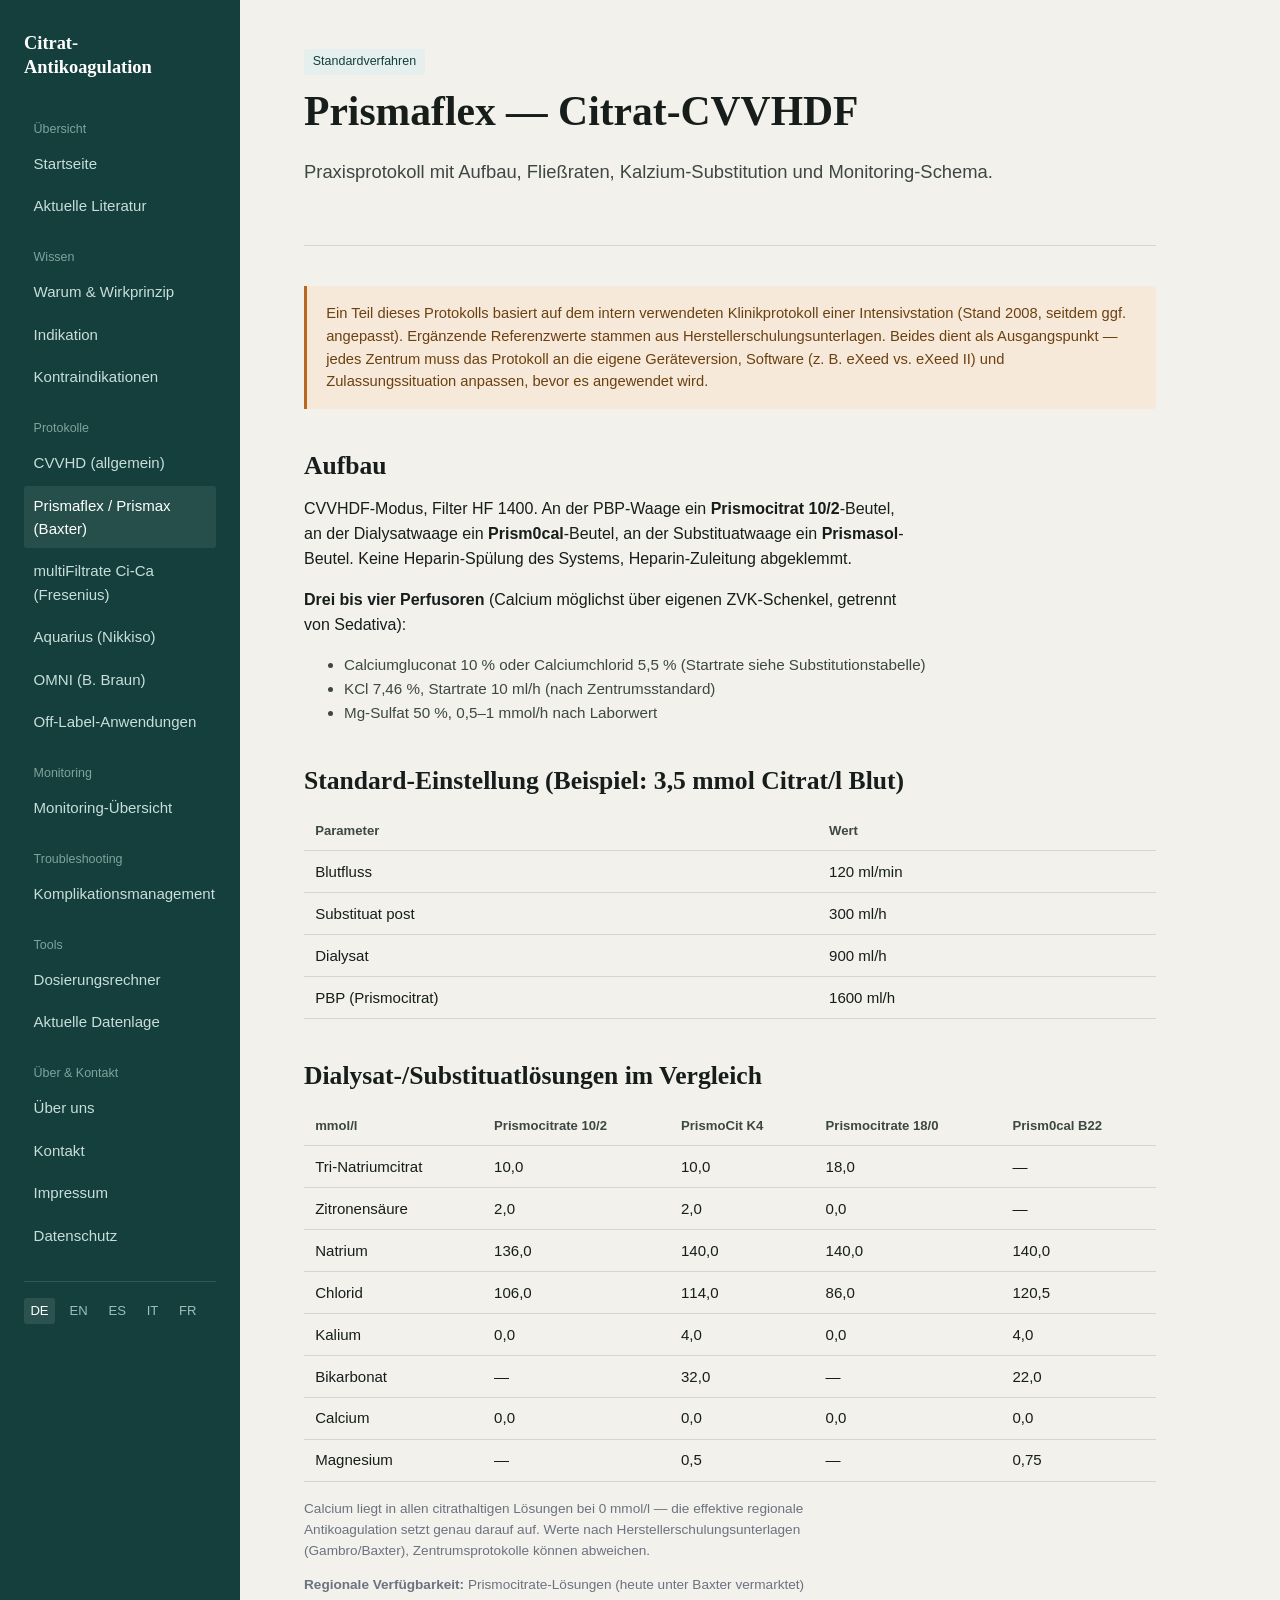
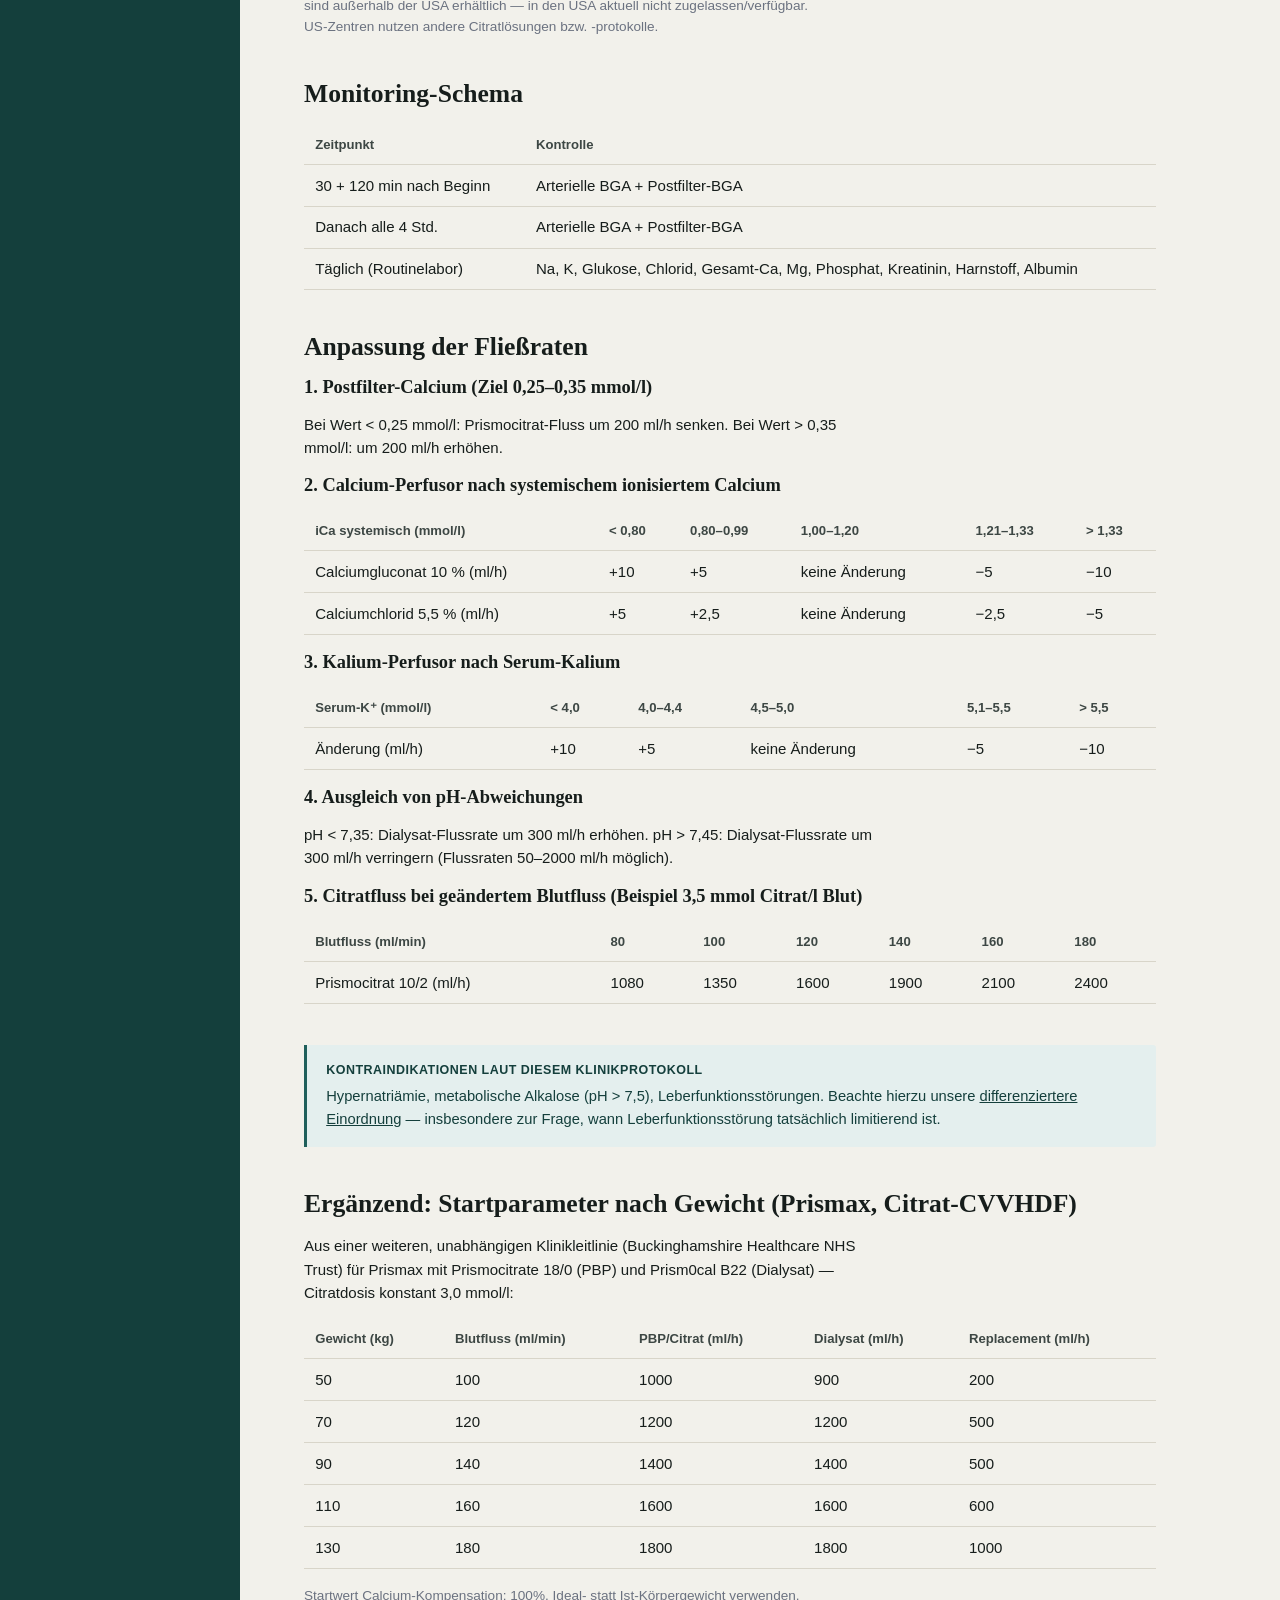
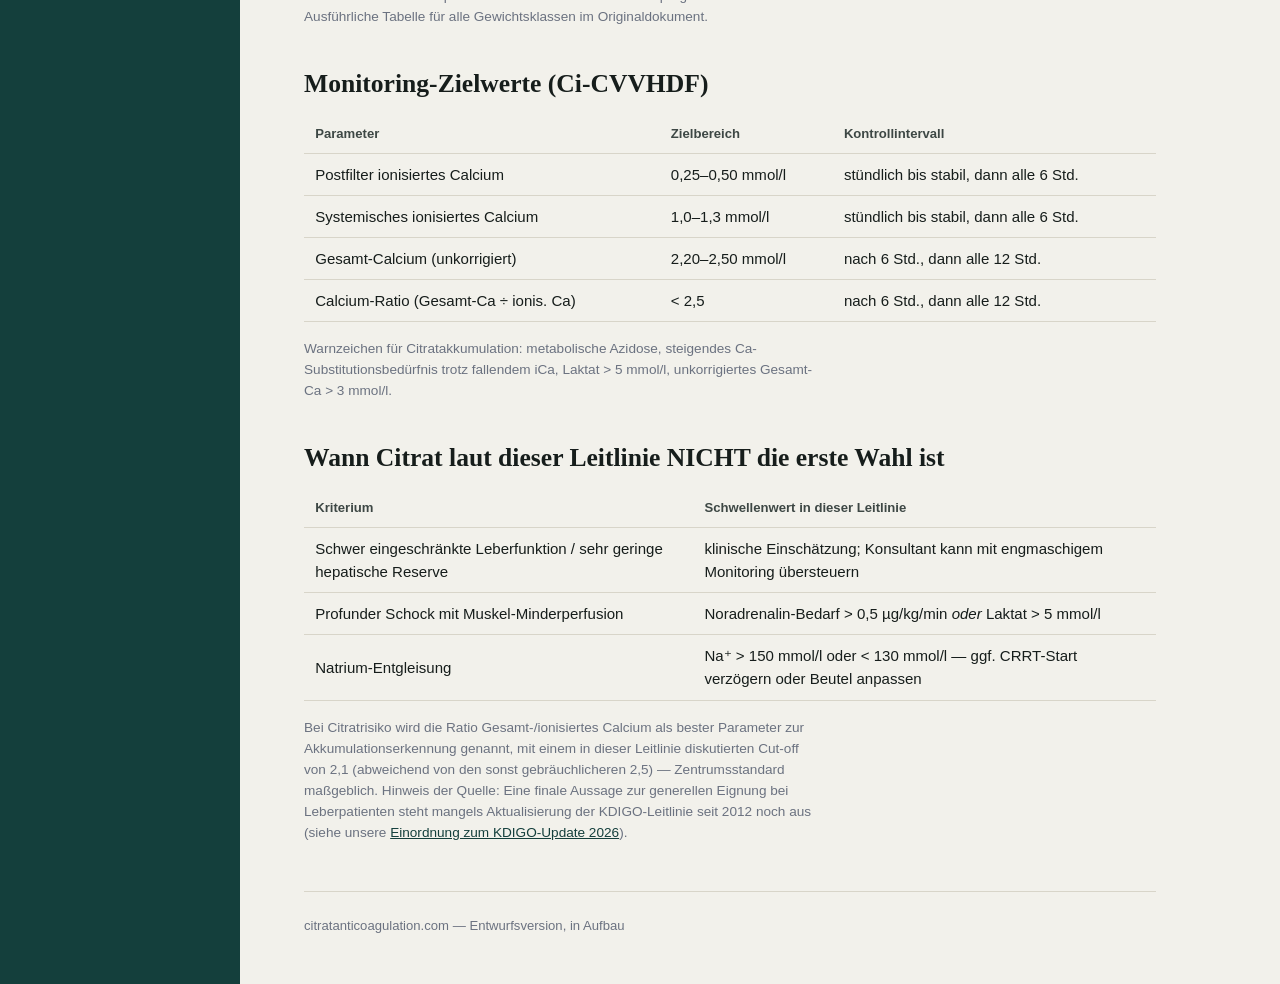
<file: protokoll-prismaflex.html>
<!DOCTYPE html>
<html lang="de">
<head>
<meta charset="UTF-8">
<meta name="viewport" content="width=device-width, initial-scale=1.0">
<title>Protokoll: Prismaflex — Citrat-Antikoagulation</title>
<meta name="description" content="Prismaflex-Protokoll zur Citrat-Antikoagulation mit Dialysat-/Substituat-Zusammensetzung, Kalzium-Substitution und Fließraten-Anpassung.">
<link rel="canonical" href="https://citrateanticoagulation.com/protokoll-prismaflex.html">
<link rel="stylesheet" href="/styles.css">
</head>
<body>
<div class="mobile-topbar">
  <a href="/index.html" class="brand-mobile">Citrat-Antikoagulation</a>
  <button class="menu-toggle" onclick="toggleSidebar()" aria-label="Menu">&#9776;</button>
</div>
<div class="sidebar-backdrop"></div>
<div class="layout">

  <aside class="sidebar">
    <a href="/index.html" class="brand">Citrat-<br>Antikoagulation</a>
    <div class="nav-group-label">Übersicht</div>
    <nav>
      <a href="/index.html">Startseite</a>
      <a href="/index.html#literatur">Aktuelle Literatur</a>
    </nav>
    <div class="nav-group-label">Wissen</div>
    <nav>
      <a href="/grundlagen.html">Warum & Wirkprinzip</a>
      <a href="/indikation.html">Indikation</a>
      <a href="/kontraindikationen.html">Kontraindikationen</a>
    </nav>
    <div class="nav-group-label">Protokolle</div>
    <nav>
      <a href="/protokoll-cvvhd.html">CVVHD (allgemein)</a>
      <a href="/protokoll-prismaflex.html" class="active">Prismaflex / Prismax (Baxter)</a>
      <a href="/protokoll-multifiltrate.html">multiFiltrate Ci-Ca (Fresenius)</a>
      <a href="/protokoll-aquarius.html">Aquarius (Nikkiso)</a>
      <a href="/protokoll-omni.html">OMNI (B. Braun)</a>
      <a href="#">Off-Label-Anwendungen</a>
    </nav>
    <div class="nav-group-label">Monitoring</div>
    <nav>
      <a href="#">Monitoring-Übersicht</a>
    </nav>
    <div class="nav-group-label">Troubleshooting</div>
    <nav>
      <a href="/komplikationsmanagement.html">Komplikationsmanagement</a>
    </nav>
    <div class="nav-group-label">Tools</div>
    <nav>
      <a href="/rechner.html">Dosierungsrechner</a>
      <a href="#">Aktuelle Datenlage</a>
    </nav>
    <div class="nav-group-label">Über & Kontakt</div>
    <nav>
      <a href="/ueber-uns.html">Über uns</a>
      <a href="/kontakt.html">Kontakt</a>
      <a href="/impressum.html">Impressum</a>
      <a href="/datenschutz.html">Datenschutz</a>
    </nav>
    <div class="lang-switch">
      <a href="/protokoll-prismaflex.html" class="active">DE</a>
      <a href="#">EN</a>
      <a href="/es/index.html">ES</a>
      <a href="/it/index.html">IT</a>
      <a href="/fr/index.html">FR</a>
    </div>
  </aside>

  <main>
    <section class="hero">
      <span class="badge badge-standard">Standardverfahren</span>
      <h1 style="margin-top: 0.8rem;">Prismaflex — Citrat-CVVHDF</h1>
      <p class="lede">Praxisprotokoll mit Aufbau, Fließraten, Kalzium-Substitution und Monitoring-Schema.</p>
    </section>

    <div class="disclaimer">
      Ein Teil dieses Protokolls basiert auf dem intern verwendeten Klinikprotokoll einer Intensivstation (Stand 2008, seitdem ggf. angepasst). Ergänzende Referenzwerte stammen aus Herstellerschulungsunterlagen. Beides dient als Ausgangspunkt — jedes Zentrum muss das Protokoll an die eigene Geräteversion, Software (z. B. eXeed vs. eXeed II) und Zulassungssituation anpassen, bevor es angewendet wird.
    </div>

    <section class="block">
      <h2>Aufbau</h2>
      <p>CVVHDF-Modus, Filter HF 1400. An der PBP-Waage ein <strong>Prismocitrat 10/2</strong>-Beutel, an der Dialysatwaage ein <strong>Prism0cal</strong>-Beutel, an der Substituatwaage ein <strong>Prismasol</strong>-Beutel. Keine Heparin-Spülung des Systems, Heparin-Zuleitung abgeklemmt.</p>
      <p><strong>Drei bis vier Perfusoren</strong> (Calcium möglichst über eigenen ZVK-Schenkel, getrennt von Sedativa):</p>
      <ul style="font-size: 0.95rem; color: var(--color-ink-soft);">
        <li>Calciumgluconat 10 % oder Calciumchlorid 5,5 % (Startrate siehe Substitutionstabelle)</li>
        <li>KCl 7,46 %, Startrate 10 ml/h (nach Zentrumsstandard)</li>
        <li>Mg-Sulfat 50 %, 0,5–1 mmol/h nach Laborwert</li>
      </ul>
    </section>

    <section class="block">
      <h2>Standard-Einstellung (Beispiel: 3,5 mmol Citrat/l Blut)</h2>
      <table class="protocol-table">
        <thead><tr><th>Parameter</th><th>Wert</th></tr></thead>
        <tbody>
          <tr><td>Blutfluss</td><td>120 ml/min</td></tr>
          <tr><td>Substituat post</td><td>300 ml/h</td></tr>
          <tr><td>Dialysat</td><td>900 ml/h</td></tr>
          <tr><td>PBP (Prismocitrat)</td><td>1600 ml/h</td></tr>
        </tbody>
      </table>
    </section>

    <section class="block">
      <h2>Dialysat-/Substituatlösungen im Vergleich</h2>
      <table class="protocol-table">
        <thead><tr><th>mmol/l</th><th>Prismocitrate 10/2</th><th>PrismoCit K4</th><th>Prismocitrate 18/0</th><th>Prism0cal B22</th></tr></thead>
        <tbody>
          <tr><td>Tri-Natriumcitrat</td><td>10,0</td><td>10,0</td><td>18,0</td><td>—</td></tr>
          <tr><td>Zitronensäure</td><td>2,0</td><td>2,0</td><td>0,0</td><td>—</td></tr>
          <tr><td>Natrium</td><td>136,0</td><td>140,0</td><td>140,0</td><td>140,0</td></tr>
          <tr><td>Chlorid</td><td>106,0</td><td>114,0</td><td>86,0</td><td>120,5</td></tr>
          <tr><td>Kalium</td><td>0,0</td><td>4,0</td><td>0,0</td><td>4,0</td></tr>
          <tr><td>Bikarbonat</td><td>—</td><td>32,0</td><td>—</td><td>22,0</td></tr>
          <tr><td>Calcium</td><td>0,0</td><td>0,0</td><td>0,0</td><td>0,0</td></tr>
          <tr><td>Magnesium</td><td>—</td><td>0,5</td><td>—</td><td>0,75</td></tr>
        </tbody>
      </table>
      <p style="font-size: 0.85rem; color: var(--color-grey);">Calcium liegt in allen citrathaltigen Lösungen bei 0 mmol/l — die effektive regionale Antikoagulation setzt genau darauf auf. Werte nach Herstellerschulungsunterlagen (Gambro/Baxter), Zentrumsprotokolle können abweichen.</p>
      <p style="font-size: 0.85rem; color: var(--color-grey);"><strong>Regionale Verfügbarkeit:</strong> Prismocitrate-Lösungen (heute unter Baxter vermarktet) sind außerhalb der USA erhältlich — in den USA aktuell nicht zugelassen/verfügbar. US-Zentren nutzen andere Citratlösungen bzw. -protokolle.</p>
    </section>

    <section class="block">
      <h2>Monitoring-Schema</h2>
      <table class="protocol-table">
        <thead><tr><th>Zeitpunkt</th><th>Kontrolle</th></tr></thead>
        <tbody>
          <tr><td>30 + 120 min nach Beginn</td><td>Arterielle BGA + Postfilter-BGA</td></tr>
          <tr><td>Danach alle 4 Std.</td><td>Arterielle BGA + Postfilter-BGA</td></tr>
          <tr><td>Täglich (Routinelabor)</td><td>Na, K, Glukose, Chlorid, Gesamt-Ca, Mg, Phosphat, Kreatinin, Harnstoff, Albumin</td></tr>
        </tbody>
      </table>
    </section>

    <section class="block">
      <h2>Anpassung der Fließraten</h2>

      <h3>1. Postfilter-Calcium (Ziel 0,25–0,35 mmol/l)</h3>
      <p style="font-size: 0.94rem;">Bei Wert &lt; 0,25 mmol/l: Prismocitrat-Fluss um 200 ml/h senken. Bei Wert &gt; 0,35 mmol/l: um 200 ml/h erhöhen.</p>

      <h3>2. Calcium-Perfusor nach systemischem ionisiertem Calcium</h3>
      <table class="protocol-table">
        <thead><tr><th>iCa systemisch (mmol/l)</th><th>&lt; 0,80</th><th>0,80–0,99</th><th>1,00–1,20</th><th>1,21–1,33</th><th>&gt; 1,33</th></tr></thead>
        <tbody>
          <tr><td>Calciumgluconat 10 % (ml/h)</td><td>+10</td><td>+5</td><td>keine Änderung</td><td>−5</td><td>−10</td></tr>
          <tr><td>Calciumchlorid 5,5 % (ml/h)</td><td>+5</td><td>+2,5</td><td>keine Änderung</td><td>−2,5</td><td>−5</td></tr>
        </tbody>
      </table>

      <h3>3. Kalium-Perfusor nach Serum-Kalium</h3>
      <table class="protocol-table">
        <thead><tr><th>Serum-K⁺ (mmol/l)</th><th>&lt; 4,0</th><th>4,0–4,4</th><th>4,5–5,0</th><th>5,1–5,5</th><th>&gt; 5,5</th></tr></thead>
        <tbody>
          <tr><td>Änderung (ml/h)</td><td>+10</td><td>+5</td><td>keine Änderung</td><td>−5</td><td>−10</td></tr>
        </tbody>
      </table>

      <h3>4. Ausgleich von pH-Abweichungen</h3>
      <p style="font-size: 0.94rem;">pH &lt; 7,35: Dialysat-Flussrate um 300 ml/h erhöhen. pH &gt; 7,45: Dialysat-Flussrate um 300 ml/h verringern (Flussraten 50–2000 ml/h möglich).</p>

      <h3>5. Citratfluss bei geändertem Blutfluss (Beispiel 3,5 mmol Citrat/l Blut)</h3>
      <table class="protocol-table">
        <thead><tr><th>Blutfluss (ml/min)</th><th>80</th><th>100</th><th>120</th><th>140</th><th>160</th><th>180</th></tr></thead>
        <tbody>
          <tr><td>Prismocitrat 10/2 (ml/h)</td><td>1080</td><td>1350</td><td>1600</td><td>1900</td><td>2100</td><td>2400</td></tr>
        </tbody>
      </table>
    </section>

    <div class="info-box">
      <strong class="label">Kontraindikationen laut diesem Klinikprotokoll</strong>
      Hypernatriämie, metabolische Alkalose (pH &gt; 7,5), Leberfunktionsstörungen. Beachte hierzu unsere <a href="/kontraindikationen.html">differenziertere Einordnung</a> — insbesondere zur Frage, wann Leberfunktionsstörung tatsächlich limitierend ist.
    </div>

    <section class="block">
      <h2>Ergänzend: Startparameter nach Gewicht (Prismax, Citrat-CVVHDF)</h2>
      <p style="font-size: 0.94rem;">Aus einer weiteren, unabhängigen Klinikleitlinie (Buckinghamshire Healthcare NHS Trust) für Prismax mit Prismocitrate 18/0 (PBP) und Prism0cal B22 (Dialysat) — Citratdosis konstant 3,0 mmol/l:</p>
      <table class="protocol-table">
        <thead><tr><th>Gewicht (kg)</th><th>Blutfluss (ml/min)</th><th>PBP/Citrat (ml/h)</th><th>Dialysat (ml/h)</th><th>Replacement (ml/h)</th></tr></thead>
        <tbody>
          <tr><td>50</td><td>100</td><td>1000</td><td>900</td><td>200</td></tr>
          <tr><td>70</td><td>120</td><td>1200</td><td>1200</td><td>500</td></tr>
          <tr><td>90</td><td>140</td><td>1400</td><td>1400</td><td>500</td></tr>
          <tr><td>110</td><td>160</td><td>1600</td><td>1600</td><td>600</td></tr>
          <tr><td>130</td><td>180</td><td>1800</td><td>1800</td><td>1000</td></tr>
        </tbody>
      </table>
      <p style="font-size: 0.85rem; color: var(--color-grey);">Startwert Calcium-Kompensation: 100%. Ideal- statt Ist-Körpergewicht verwenden. Ausführliche Tabelle für alle Gewichtsklassen im Originaldokument.</p>
    </section>

    <section class="block">
      <h2>Monitoring-Zielwerte (Ci-CVVHDF)</h2>
      <table class="protocol-table">
        <thead><tr><th>Parameter</th><th>Zielbereich</th><th>Kontrollintervall</th></tr></thead>
        <tbody>
          <tr><td>Postfilter ionisiertes Calcium</td><td>0,25–0,50 mmol/l</td><td>stündlich bis stabil, dann alle 6 Std.</td></tr>
          <tr><td>Systemisches ionisiertes Calcium</td><td>1,0–1,3 mmol/l</td><td>stündlich bis stabil, dann alle 6 Std.</td></tr>
          <tr><td>Gesamt-Calcium (unkorrigiert)</td><td>2,20–2,50 mmol/l</td><td>nach 6 Std., dann alle 12 Std.</td></tr>
          <tr><td>Calcium-Ratio (Gesamt-Ca ÷ ionis. Ca)</td><td>&lt; 2,5</td><td>nach 6 Std., dann alle 12 Std.</td></tr>
        </tbody>
      </table>
      <p style="font-size: 0.85rem; color: var(--color-grey);">Warnzeichen für Citratakkumulation: metabolische Azidose, steigendes Ca-Substitutionsbedürfnis trotz fallendem iCa, Laktat &gt; 5 mmol/l, unkorrigiertes Gesamt-Ca &gt; 3 mmol/l.</p>
    </section>

    <section class="block">
      <h2>Wann Citrat laut dieser Leitlinie NICHT die erste Wahl ist</h2>
      <table class="protocol-table">
        <thead><tr><th>Kriterium</th><th>Schwellenwert in dieser Leitlinie</th></tr></thead>
        <tbody>
          <tr><td>Schwer eingeschränkte Leberfunktion / sehr geringe hepatische Reserve</td><td>klinische Einschätzung; Konsultant kann mit engmaschigem Monitoring übersteuern</td></tr>
          <tr><td>Profunder Schock mit Muskel-Minderperfusion</td><td>Noradrenalin-Bedarf &gt; 0,5 µg/kg/min <em>oder</em> Laktat &gt; 5 mmol/l</td></tr>
          <tr><td>Natrium-Entgleisung</td><td>Na⁺ &gt; 150 mmol/l oder &lt; 130 mmol/l — ggf. CRRT-Start verzögern oder Beutel anpassen</td></tr>
        </tbody>
      </table>
      <p style="font-size: 0.85rem; color: var(--color-grey);">Bei Citratrisiko wird die Ratio Gesamt-/ionisiertes Calcium als bester Parameter zur Akkumulationserkennung genannt, mit einem in dieser Leitlinie diskutierten Cut-off von 2,1 (abweichend von den sonst gebräuchlicheren 2,5) — Zentrumsstandard maßgeblich. Hinweis der Quelle: Eine finale Aussage zur generellen Eignung bei Leberpatienten steht mangels Aktualisierung der KDIGO-Leitlinie seit 2012 noch aus (siehe unsere <a href="/indikation.html">Einordnung zum KDIGO-Update 2026</a>).</p>
    </section>

    <footer class="page-footer">
      citratanticoagulation.com — Entwurfsversion, in Aufbau
    </footer>
  </main>

</div>
<script src="/nav.js"></script>
</body>
</html>
</file>
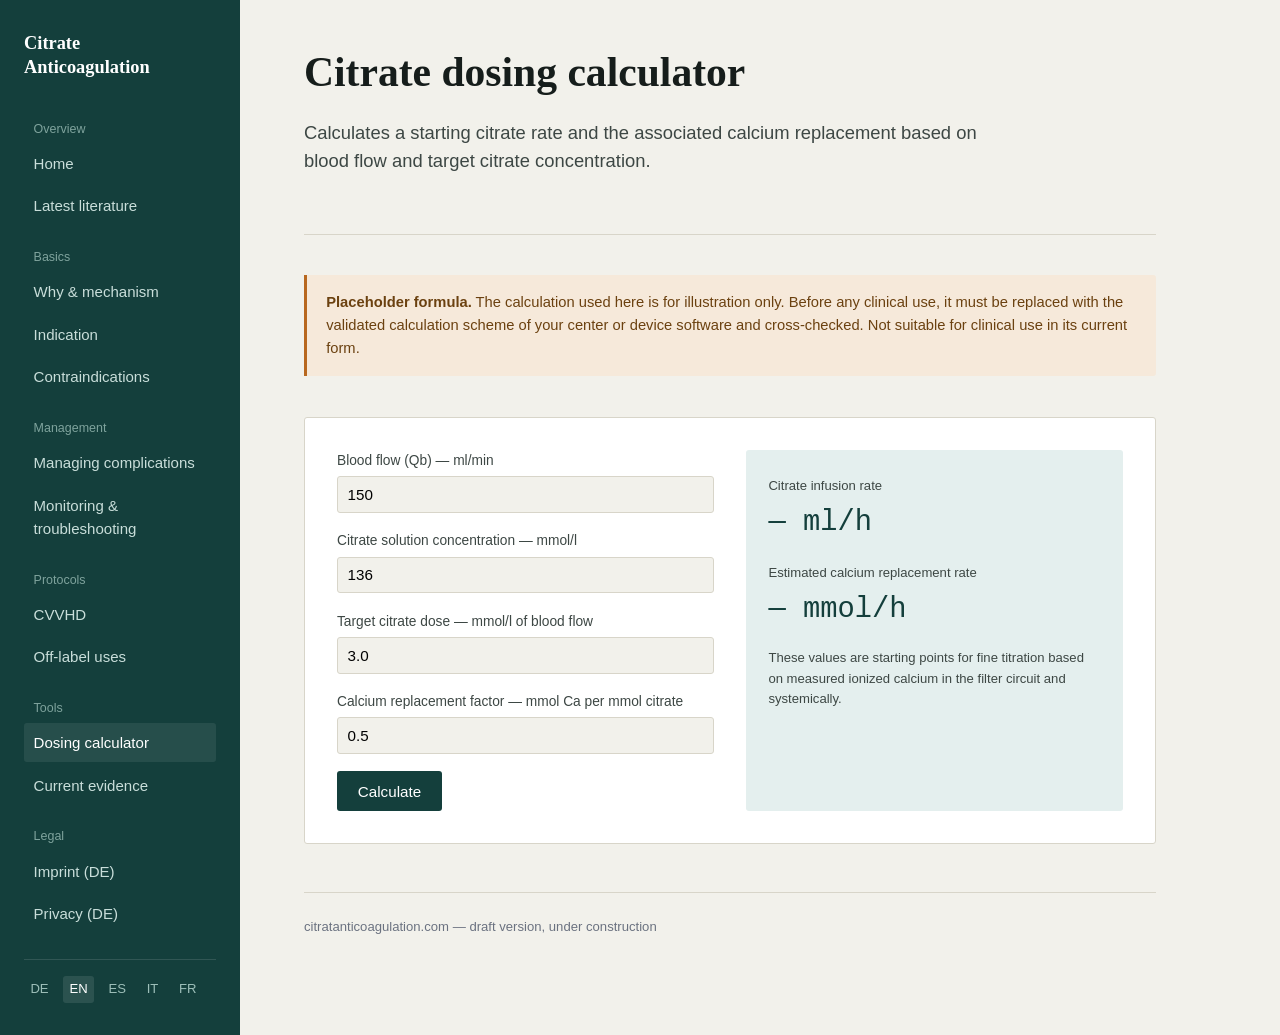
<file: rechner.html>
<!DOCTYPE html>
<html lang="en">
<head>
<meta charset="UTF-8">
<meta name="viewport" content="width=device-width, initial-scale=1.0">
<title>Dosing Calculator — Citrate Anticoagulation</title>
<meta name="description" content="Interactive calculator for citrate dosing and calcium replacement in CRRT.">
<link rel="alternate" hreflang="de" href="https://citrateanticoagulation.com/rechner.html">
<link rel="alternate" hreflang="en" href="https://citrateanticoagulation.com/en/rechner.html">
<link rel="alternate" hreflang="x-default" href="https://citrateanticoagulation.com/en/rechner.html">
<link rel="canonical" href="https://citrateanticoagulation.com/en/rechner.html">
<link rel="stylesheet" href="/styles.css">
</head>
<body>
<div class="mobile-topbar">
  <a href="/en/index.html" class="brand-mobile">Citrate Anticoagulation</a>
  <button class="menu-toggle" onclick="toggleSidebar()" aria-label="Menu">&#9776;</button>
</div>
<div class="sidebar-backdrop"></div>
<div class="layout">

  <aside class="sidebar">
    <a href="/en/index.html" class="brand">Citrate<br>Anticoagulation</a>
    <div class="nav-group-label">Overview</div>
    <nav>
      <a href="/en/index.html">Home</a>
      <a href="/en/index.html#literature">Latest literature</a>
    </nav>
    <div class="nav-group-label">Basics</div>
    <nav>
      <a href="#">Why & mechanism</a>
      <a href="#">Indication</a>
      <a href="#">Contraindications</a>
    </nav>
    <div class="nav-group-label">Management</div>
    <nav>
      <a href="#">Managing complications</a>
      <a href="#">Monitoring & troubleshooting</a>
    </nav>
    <div class="nav-group-label">Protocols</div>
    <nav>
      <a href="/en/protokoll-cvvhd.html">CVVHD</a>
      <a href="#">Off-label uses</a>
    </nav>
    <div class="nav-group-label">Tools</div>
    <nav>
      <a href="/en/rechner.html" class="active">Dosing calculator</a>
      <a href="#">Current evidence</a>
    </nav>
    <div class="nav-group-label">Legal</div>
    <nav>
      <a href="/impressum.html">Imprint (DE)</a>
      <a href="/datenschutz.html">Privacy (DE)</a>
    </nav>
    <div class="lang-switch">
      <a href="/rechner.html">DE</a>
      <a href="/en/index.html" class="active">EN</a>
      <a href="/es/index.html">ES</a>
      <a href="/it/index.html">IT</a>
    <a href="/fr/index.html">FR</a>
    </div>
  </aside>

  <main>
    <section class="hero">
      <h1>Citrate dosing calculator</h1>
      <p class="lede">Calculates a starting citrate rate and the associated calcium replacement based on blood flow and target citrate concentration.</p>
    </section>

    <div class="disclaimer">
      <strong>Placeholder formula.</strong> The calculation used here is for illustration only. Before any clinical use, it must be replaced with the validated calculation scheme of your center or device software and cross-checked. Not suitable for clinical use in its current form.
    </div>

    <section class="block calc-panel">
      <div>
        <div class="calc-field">
          <label for="bloodFlow">Blood flow (Qb) — ml/min</label>
          <input type="number" id="bloodFlow" value="150" min="10" step="5">
        </div>
        <div class="calc-field">
          <label for="citrateConc">Citrate solution concentration — mmol/l</label>
          <input type="number" id="citrateConc" value="136" min="1" step="1">
        </div>
        <div class="calc-field">
          <label for="targetDose">Target citrate dose — mmol/l of blood flow</label>
          <input type="number" id="targetDose" value="3.0" min="0.5" step="0.1">
        </div>
        <div class="calc-field">
          <label for="caReplacementRatio">Calcium replacement factor — mmol Ca per mmol citrate</label>
          <input type="number" id="caReplacementRatio" value="0.5" min="0.1" step="0.05">
        </div>
        <button id="calcBtn" style="background: var(--color-teal-dark); color: #fff; border: none; padding: 0.7rem 1.3rem; border-radius: 3px; font-size: 0.95rem; cursor: pointer;">Calculate</button>
      </div>

      <div class="calc-result">
        <span class="value-label">Citrate infusion rate</span>
        <span class="value" id="resultCitrateRate">— ml/h</span>
        <span class="value-label">Estimated calcium replacement rate</span>
        <span class="value" id="resultCaRate">— mmol/h</span>
        <p style="font-size: 0.82rem; color: var(--color-ink-soft); margin-top: 1rem;">These values are starting points for fine titration based on measured ionized calcium in the filter circuit and systemically.</p>
      </div>
    </section>

    <footer class="page-footer">
      citratanticoagulation.com — draft version, under construction
    </footer>
  </main>

</div>

<script src="/script.js"></script>
<script src="/nav.js"></script>
</body>
</html>
</file>
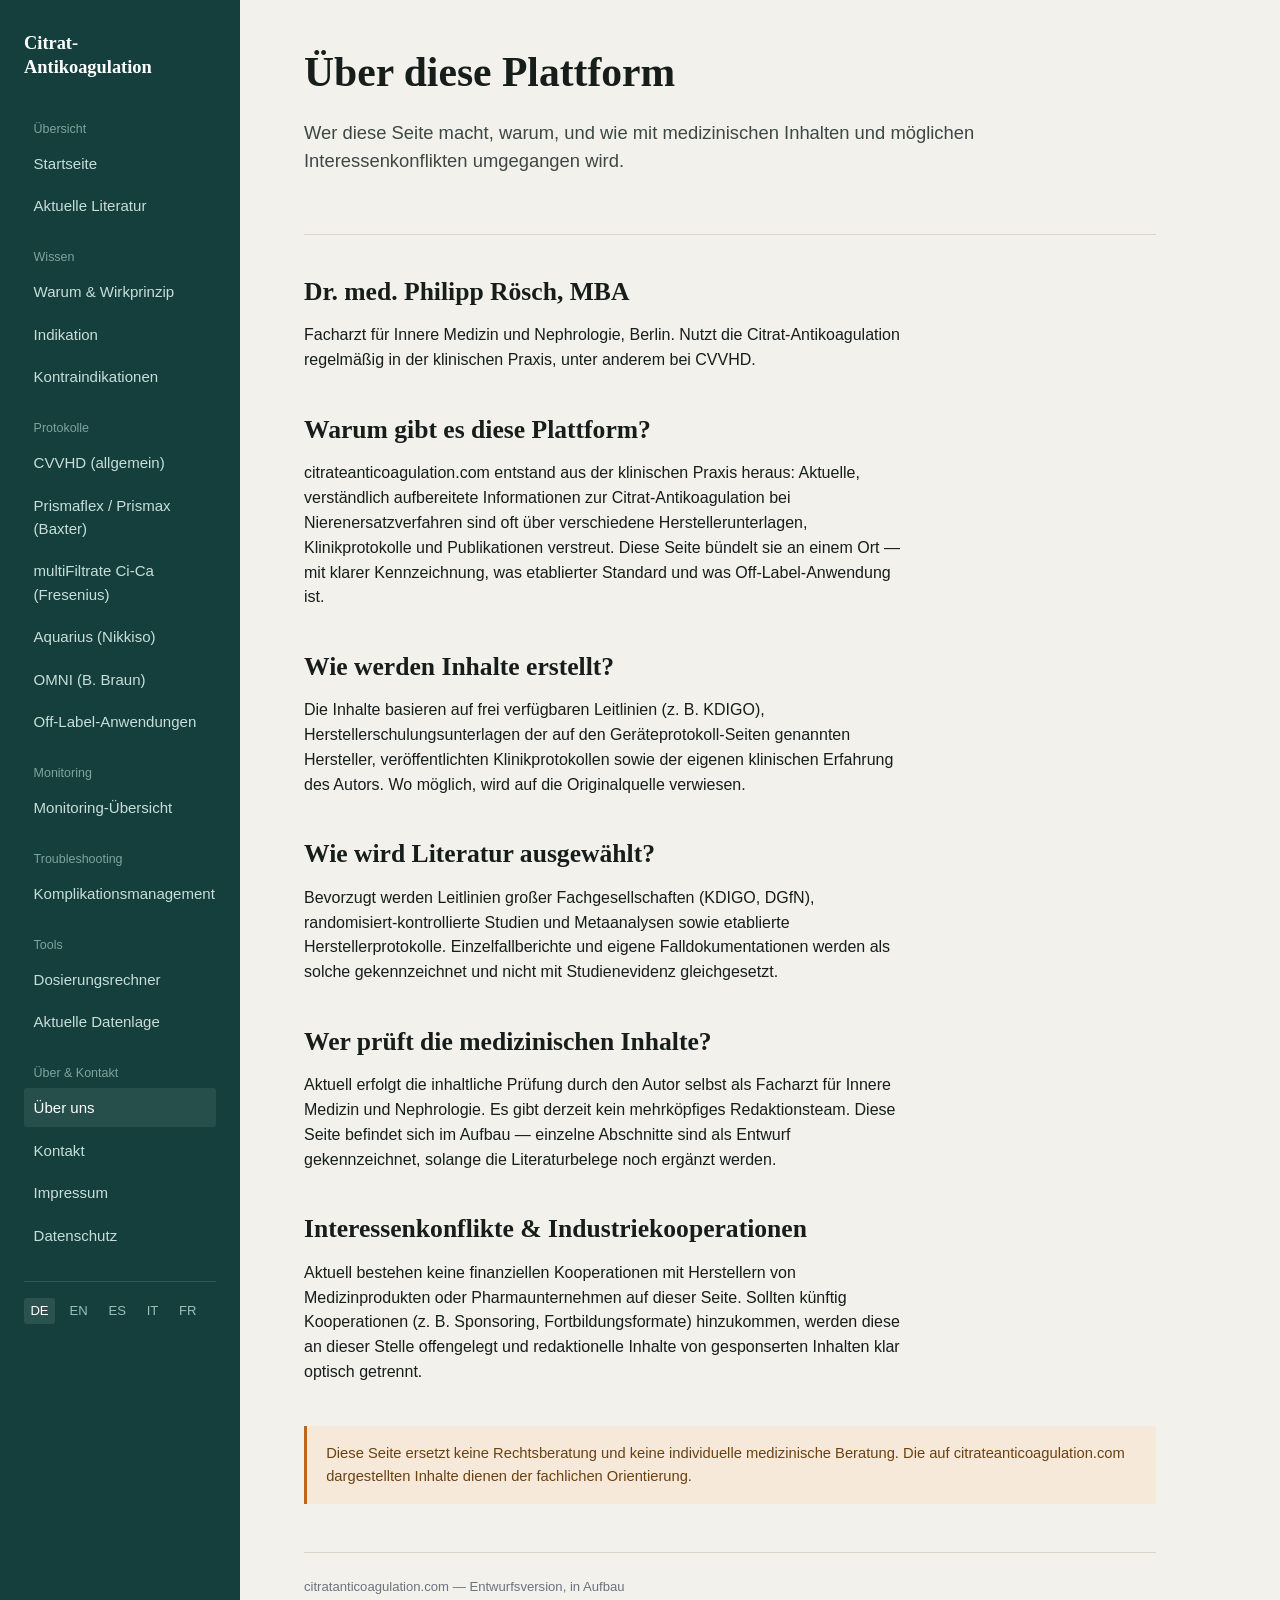
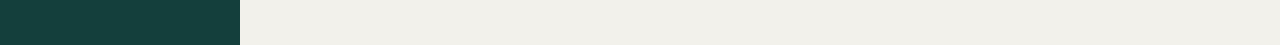
<file: ueber-uns.html>
<!DOCTYPE html>
<html lang="de">
<head>
<meta charset="UTF-8">
<meta name="viewport" content="width=device-width, initial-scale=1.0">
<title>Über uns — Citrat-Antikoagulation</title>
<meta name="description" content="Über citrateanticoagulation.com: Autor, Zweck der Plattform, Auswahl der Literatur, redaktionelle Prüfung und Umgang mit Interessenkonflikten.">
<link rel="canonical" href="https://citrateanticoagulation.com/ueber-uns.html">
<link rel="stylesheet" href="/styles.css">
</head>
<body>
<div class="mobile-topbar">
  <a href="/index.html" class="brand-mobile">Citrat-Antikoagulation</a>
  <button class="menu-toggle" onclick="toggleSidebar()" aria-label="Menu">&#9776;</button>
</div>
<div class="sidebar-backdrop"></div>
<div class="layout">

  <aside class="sidebar">
    <a href="/index.html" class="brand">Citrat-<br>Antikoagulation</a>
    <div class="nav-group-label">Übersicht</div>
    <nav>
      <a href="/index.html">Startseite</a>
      <a href="/index.html#literatur">Aktuelle Literatur</a>
    </nav>
    <div class="nav-group-label">Wissen</div>
    <nav>
      <a href="/grundlagen.html">Warum & Wirkprinzip</a>
      <a href="/indikation.html">Indikation</a>
      <a href="/kontraindikationen.html">Kontraindikationen</a>
    </nav>
    <div class="nav-group-label">Protokolle</div>
    <nav>
      <a href="/protokoll-cvvhd.html">CVVHD (allgemein)</a>
      <a href="/protokoll-prismaflex.html">Prismaflex / Prismax (Baxter)</a>
      <a href="/protokoll-multifiltrate.html">multiFiltrate Ci-Ca (Fresenius)</a>
      <a href="/protokoll-aquarius.html">Aquarius (Nikkiso)</a>
      <a href="/protokoll-omni.html">OMNI (B. Braun)</a>
      <a href="#">Off-Label-Anwendungen</a>
    </nav>
    <div class="nav-group-label">Monitoring</div>
    <nav>
      <a href="#">Monitoring-Übersicht</a>
    </nav>
    <div class="nav-group-label">Troubleshooting</div>
    <nav>
      <a href="/komplikationsmanagement.html">Komplikationsmanagement</a>
    </nav>
    <div class="nav-group-label">Tools</div>
    <nav>
      <a href="/rechner.html">Dosierungsrechner</a>
      <a href="#">Aktuelle Datenlage</a>
    </nav>
    <div class="nav-group-label">Über & Kontakt</div>
    <nav>
      <a href="/ueber-uns.html" class="active">Über uns</a>
      <a href="/kontakt.html">Kontakt</a>
      <a href="/impressum.html">Impressum</a>
      <a href="/datenschutz.html">Datenschutz</a>
    </nav>
    <div class="lang-switch">
      <a href="/ueber-uns.html" class="active">DE</a>
      <a href="#">EN</a>
      <a href="/es/index.html">ES</a>
      <a href="/it/index.html">IT</a>
      <a href="/fr/index.html">FR</a>
    </div>
  </aside>

  <main>
    <section class="hero">
      <h1>Über diese Plattform</h1>
      <p class="lede">Wer diese Seite macht, warum, und wie mit medizinischen Inhalten und möglichen Interessenkonflikten umgegangen wird.</p>
    </section>

    <section class="block">
      <h2>Dr. med. Philipp Rösch, MBA</h2>
      <p>Facharzt für Innere Medizin und Nephrologie, Berlin. Nutzt die Citrat-Antikoagulation regelmäßig in der klinischen Praxis, unter anderem bei CVVHD.</p>
    </section>

    <section class="block">
      <h2>Warum gibt es diese Plattform?</h2>
      <p>citrateanticoagulation.com entstand aus der klinischen Praxis heraus: Aktuelle, verständlich aufbereitete Informationen zur Citrat-Antikoagulation bei Nierenersatzverfahren sind oft über verschiedene Herstellerunterlagen, Klinikprotokolle und Publikationen verstreut. Diese Seite bündelt sie an einem Ort — mit klarer Kennzeichnung, was etablierter Standard und was Off-Label-Anwendung ist.</p>
    </section>

    <section class="block">
      <h2>Wie werden Inhalte erstellt?</h2>
      <p>Die Inhalte basieren auf frei verfügbaren Leitlinien (z. B. KDIGO), Herstellerschulungsunterlagen der auf den Geräteprotokoll-Seiten genannten Hersteller, veröffentlichten Klinikprotokollen sowie der eigenen klinischen Erfahrung des Autors. Wo möglich, wird auf die Originalquelle verwiesen.</p>
    </section>

    <section class="block">
      <h2>Wie wird Literatur ausgewählt?</h2>
      <p>Bevorzugt werden Leitlinien großer Fachgesellschaften (KDIGO, DGfN), randomisiert-kontrollierte Studien und Metaanalysen sowie etablierte Herstellerprotokolle. Einzelfallberichte und eigene Falldokumentationen werden als solche gekennzeichnet und nicht mit Studienevidenz gleichgesetzt.</p>
    </section>

    <section class="block">
      <h2>Wer prüft die medizinischen Inhalte?</h2>
      <p>Aktuell erfolgt die inhaltliche Prüfung durch den Autor selbst als Facharzt für Innere Medizin und Nephrologie. Es gibt derzeit kein mehrköpfiges Redaktionsteam. Diese Seite befindet sich im Aufbau — einzelne Abschnitte sind als Entwurf gekennzeichnet, solange die Literaturbelege noch ergänzt werden.</p>
    </section>

    <section class="block">
      <h2>Interessenkonflikte & Industriekooperationen</h2>
      <p>Aktuell bestehen keine finanziellen Kooperationen mit Herstellern von Medizinprodukten oder Pharmaunternehmen auf dieser Seite. Sollten künftig Kooperationen (z. B. Sponsoring, Fortbildungsformate) hinzukommen, werden diese an dieser Stelle offengelegt und redaktionelle Inhalte von gesponserten Inhalten klar optisch getrennt.</p>
    </section>

    <div class="disclaimer">
      Diese Seite ersetzt keine Rechtsberatung und keine individuelle medizinische Beratung. Die auf citrateanticoagulation.com dargestellten Inhalte dienen der fachlichen Orientierung.
    </div>

    <footer class="page-footer">
      citratanticoagulation.com — Entwurfsversion, in Aufbau
    </footer>
  </main>

</div>
<script src="/nav.js"></script>
</body>
</html>
</file>
<file: styles.css>
:root {
  --color-bg: #F2F1EB;
  --color-surface: #FFFFFF;
  --color-ink: #161D1B;
  --color-ink-soft: #3D4744;
  --color-teal: #1F5F5B;
  --color-teal-dark: #143F3C;
  --color-teal-tint: #E4EFEE;
  --color-amber: #B8681F;
  --color-amber-tint: #F6E9DA;
  --color-grey: #6B7280;
  --color-line: #D8D5C9;

  --font-head: Charter, 'Iowan Old Style', 'Palatino Linotype', Georgia, Cambria, serif;
  --font-body: -apple-system, BlinkMacSystemFont, 'Segoe UI', Roboto, Helvetica, Arial, sans-serif;
  --font-mono: ui-monospace, SFMono-Regular, Menlo, Consolas, 'Liberation Mono', monospace;

  --radius: 3px;
}

* { box-sizing: border-box; }

html, body {
  margin: 0;
  padding: 0;
  background: var(--color-bg);
  color: var(--color-ink);
  font-family: var(--font-body);
  font-size: 16px;
  line-height: 1.55;
}

a { color: var(--color-teal-dark); }
a:focus-visible, button:focus-visible, input:focus-visible {
  outline: 2px solid var(--color-teal);
  outline-offset: 2px;
}

h1, h2, h3 {
  font-family: var(--font-head);
  font-weight: 600;
  line-height: 1.2;
  margin: 0 0 0.5em 0;
  color: var(--color-ink);
}

h1 { font-size: 2.6rem; font-weight: 700; }
h2 { font-size: 1.6rem; }
h3 { font-size: 1.15rem; }

p { max-width: 68ch; }

.layout {
  display: grid;
  grid-template-columns: 240px 1fr;
  min-height: 100vh;
}

.sidebar {
  background: var(--color-teal-dark);
  color: #EAF3F1;
  padding: 2rem 1.5rem;
}

.sidebar .brand {
  font-family: var(--font-head);
  font-size: 1.15rem;
  font-weight: 700;
  color: #fff;
  text-decoration: none;
  display: block;
  margin-bottom: 2.5rem;
  line-height: 1.3;
}

.sidebar nav {
  display: flex;
  flex-direction: column;
  gap: 0.2rem;
}

.sidebar nav a {
  color: #C9DEDA;
  text-decoration: none;
  padding: 0.5rem 0.6rem;
  border-radius: var(--radius);
  font-size: 0.94rem;
}

.sidebar nav a:hover,
.sidebar nav a.active {
  background: rgba(255,255,255,0.08);
  color: #fff;
}

.sidebar .nav-group-label {
  font-size: 0.78rem;
  color: #7FA39D;
  margin: 1.4rem 0 0.3rem 0.6rem;
}

main {
  padding: 3rem 4rem;
  max-width: 980px;
}

.hero {
  border-bottom: 1px solid var(--color-line);
  padding-bottom: 2.5rem;
  margin-bottom: 2.5rem;
}

.hero .kicker {
  color: var(--color-teal-dark);
  font-weight: 500;
  margin-bottom: 0.8rem;
}

.hero p.lede {
  font-size: 1.15rem;
  color: var(--color-ink-soft);
}

.badge {
  display: inline-flex;
  align-items: center;
  gap: 0.35rem;
  font-size: 0.78rem;
  font-weight: 500;
  padding: 0.2rem 0.55rem;
  border-radius: var(--radius);
}

.badge-standard {
  background: var(--color-teal-tint);
  color: var(--color-teal-dark);
}

.badge-offlabel {
  background: var(--color-amber-tint);
  color: var(--color-amber);
}

.hero-ctas {
  display: flex;
  gap: 0.8rem;
  margin-top: 1.4rem;
  flex-wrap: wrap;
}

.hero-cta {
  display: inline-block;
  padding: 0.65rem 1.2rem;
  border-radius: var(--radius);
  text-decoration: none;
  font-size: 0.92rem;
  font-weight: 500;
}

.hero-cta.primary {
  background: var(--color-teal-dark);
  color: #fff;
}

.hero-cta.secondary {
  background: transparent;
  color: var(--color-teal-dark);
  border: 1px solid var(--color-teal);
}

.feature-trio {
  display: grid;
  grid-template-columns: repeat(3, 1fr);
  gap: 1.2rem;
  margin-top: 2.2rem;
}

.feature-item .feature-label {
  font-family: var(--font-mono);
  font-size: 0.72rem;
  letter-spacing: 0.06em;
  text-transform: uppercase;
  color: var(--color-teal-dark);
  display: block;
  margin-bottom: 0.4rem;
}

.feature-item p {
  font-size: 0.88rem;
  color: var(--color-ink-soft);
  margin: 0;
}

@media (max-width: 800px) {
  .feature-trio { grid-template-columns: 1fr; }
}

.card-grid {
  display: grid;
  grid-template-columns: repeat(2, 1fr);
  gap: 1.2rem;
  margin: 2rem 0;
}

.protocol-card {
  background: var(--color-surface);
  border: 1px solid var(--color-line);
  border-radius: var(--radius);
  padding: 1.4rem;
}

.protocol-card h3 {
  margin-bottom: 0.5rem;
}

.protocol-card .device-tag {
  font-family: var(--font-mono);
  font-size: 0.78rem;
  color: var(--color-grey);
  display: block;
  margin-top: 0.6rem;
}

.protocol-card a.card-link {
  text-decoration: none;
  color: inherit;
  display: block;
}

section.block {
  margin: 2.6rem 0;
}

.disclaimer {
  border-left: 3px solid var(--color-amber);
  background: var(--color-amber-tint);
  padding: 1rem 1.2rem;
  font-size: 0.92rem;
  color: #6B4110;
  border-radius: 0 var(--radius) var(--radius) 0;
}

table.protocol-table {
  width: 100%;
  border-collapse: collapse;
  margin: 1rem 0;
  font-size: 0.94rem;
}

table.protocol-table th, table.protocol-table td {
  text-align: left;
  padding: 0.55rem 0.7rem;
  border-bottom: 1px solid var(--color-line);
}

table.protocol-table th {
  font-weight: 600;
  color: var(--color-ink-soft);
  font-size: 0.82rem;
}

.calc-panel {
  background: var(--color-surface);
  border: 1px solid var(--color-line);
  border-radius: var(--radius);
  padding: 2rem;
  margin-top: 1.5rem;
  display: grid;
  grid-template-columns: 1fr 1fr;
  gap: 2rem;
}

.calc-field {
  margin-bottom: 1.1rem;
}

.calc-field label {
  display: block;
  font-size: 0.86rem;
  color: var(--color-ink-soft);
  margin-bottom: 0.3rem;
}

.calc-field input, .calc-field select {
  width: 100%;
  padding: 0.55rem 0.6rem;
  border: 1px solid var(--color-line);
  border-radius: var(--radius);
  font-family: var(--font-body);
  font-size: 0.95rem;
  background: var(--color-bg);
}

.calc-result {
  background: var(--color-teal-tint);
  border-radius: var(--radius);
  padding: 1.4rem;
}

.calc-result .value {
  font-family: var(--font-mono);
  font-size: 1.8rem;
  color: var(--color-teal-dark);
  display: block;
  margin: 0.2rem 0 0.9rem 0;
}

.calc-result .value-label {
  font-size: 0.82rem;
  color: var(--color-ink-soft);
  text-transform: none;
}

footer.page-footer {
  margin-top: 3rem;
  padding-top: 1.5rem;
  border-top: 1px solid var(--color-line);
  font-size: 0.82rem;
  color: var(--color-grey);
}

.diagram-wrap {
  background: var(--color-surface);
  border: 1px solid var(--color-line);
  border-radius: var(--radius);
  padding: 1.5rem;
  margin: 1.5rem 0;
}

.diagram-wrap svg {
  width: 100%;
  height: auto;
  display: block;
}

.diagram-caption {
  font-size: 0.82rem;
  color: var(--color-grey);
  margin-top: 0.8rem;
}

.lit-item {
  padding: 0.9rem 0;
  border-bottom: 1px solid var(--color-line);
}

.lit-item:last-child { border-bottom: none; }

.lit-item a {
  font-weight: 500;
  color: var(--color-ink);
  text-decoration: none;
}

.lit-item a:hover { color: var(--color-teal-dark); }

.lit-meta {
  font-size: 0.82rem;
  color: var(--color-grey);
  margin-top: 0.2rem;
}

.info-box {
  border-left: 3px solid var(--color-teal);
  background: var(--color-teal-tint);
  padding: 1rem 1.2rem;
  font-size: 0.92rem;
  color: var(--color-teal-dark);
  border-radius: 0 var(--radius) var(--radius) 0;
  margin: 1.2rem 0;
}

.info-box strong.label {
  display: block;
  font-size: 0.78rem;
  text-transform: uppercase;
  letter-spacing: 0.04em;
  margin-bottom: 0.3rem;
  color: var(--color-teal-dark);
}

.lang-switch {
  margin-top: 1.6rem;
  padding-top: 1rem;
  border-top: 1px solid rgba(255,255,255,0.12);
  display: flex;
  gap: 0.5rem;
  flex-wrap: wrap;
}

.lang-switch a {
  color: #9DBFB9;
  text-decoration: none;
  font-size: 0.82rem;
  padding: 0.2rem 0.4rem;
  border-radius: var(--radius);
}

.lang-switch a.active {
  color: #fff;
  background: rgba(255,255,255,0.1);
}

.lang-switch a:hover {
  color: #fff;
}

.mobile-topbar {
  display: none;
}

.sidebar-backdrop {
  display: none;
}

@media (max-width: 800px) {
  .layout { grid-template-columns: 1fr; }

  .mobile-topbar {
    display: flex;
    align-items: center;
    justify-content: space-between;
    background: var(--color-teal-dark);
    color: #fff;
    padding: 0.9rem 1.2rem;
    position: sticky;
    top: 0;
    z-index: 60;
  }

  .mobile-topbar .brand-mobile {
    font-family: var(--font-head);
    font-weight: 700;
    font-size: 1.05rem;
    text-decoration: none;
    color: #fff;
  }

  .mobile-topbar button.menu-toggle {
    background: none;
    border: none;
    color: #fff;
    font-size: 1.6rem;
    line-height: 1;
    cursor: pointer;
    padding: 0.2rem 0.4rem;
  }

  .sidebar {
    position: fixed;
    top: 0;
    left: -260px;
    height: 100vh;
    width: 240px;
    z-index: 100;
    transition: left 0.25s ease;
    overflow-y: auto;
  }

  .sidebar.open {
    left: 0;
  }

  .sidebar-backdrop.open {
    display: block;
    position: fixed;
    inset: 0;
    background: rgba(0,0,0,0.45);
    z-index: 90;
  }

  main { padding: 1.5rem 1.2rem; }
  .card-grid, .calc-panel { grid-template-columns: 1fr; }
}
</file>
